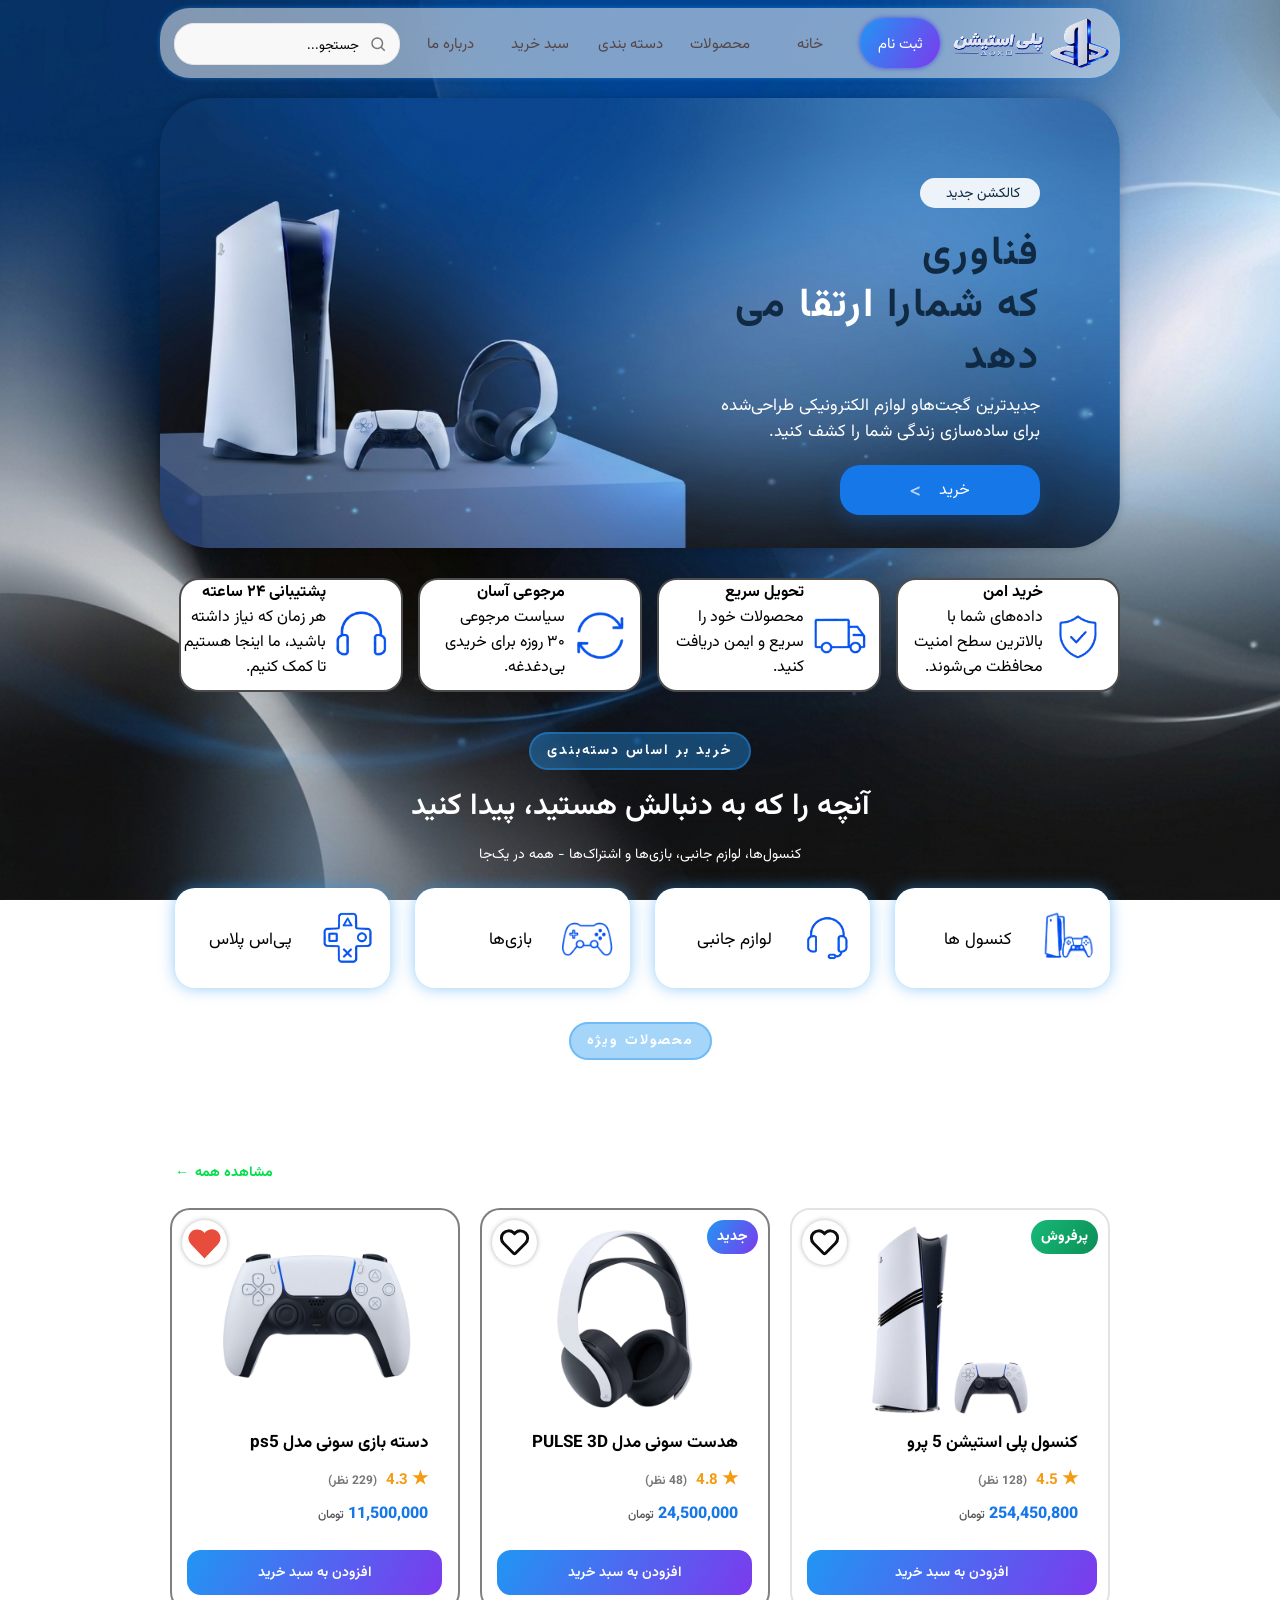
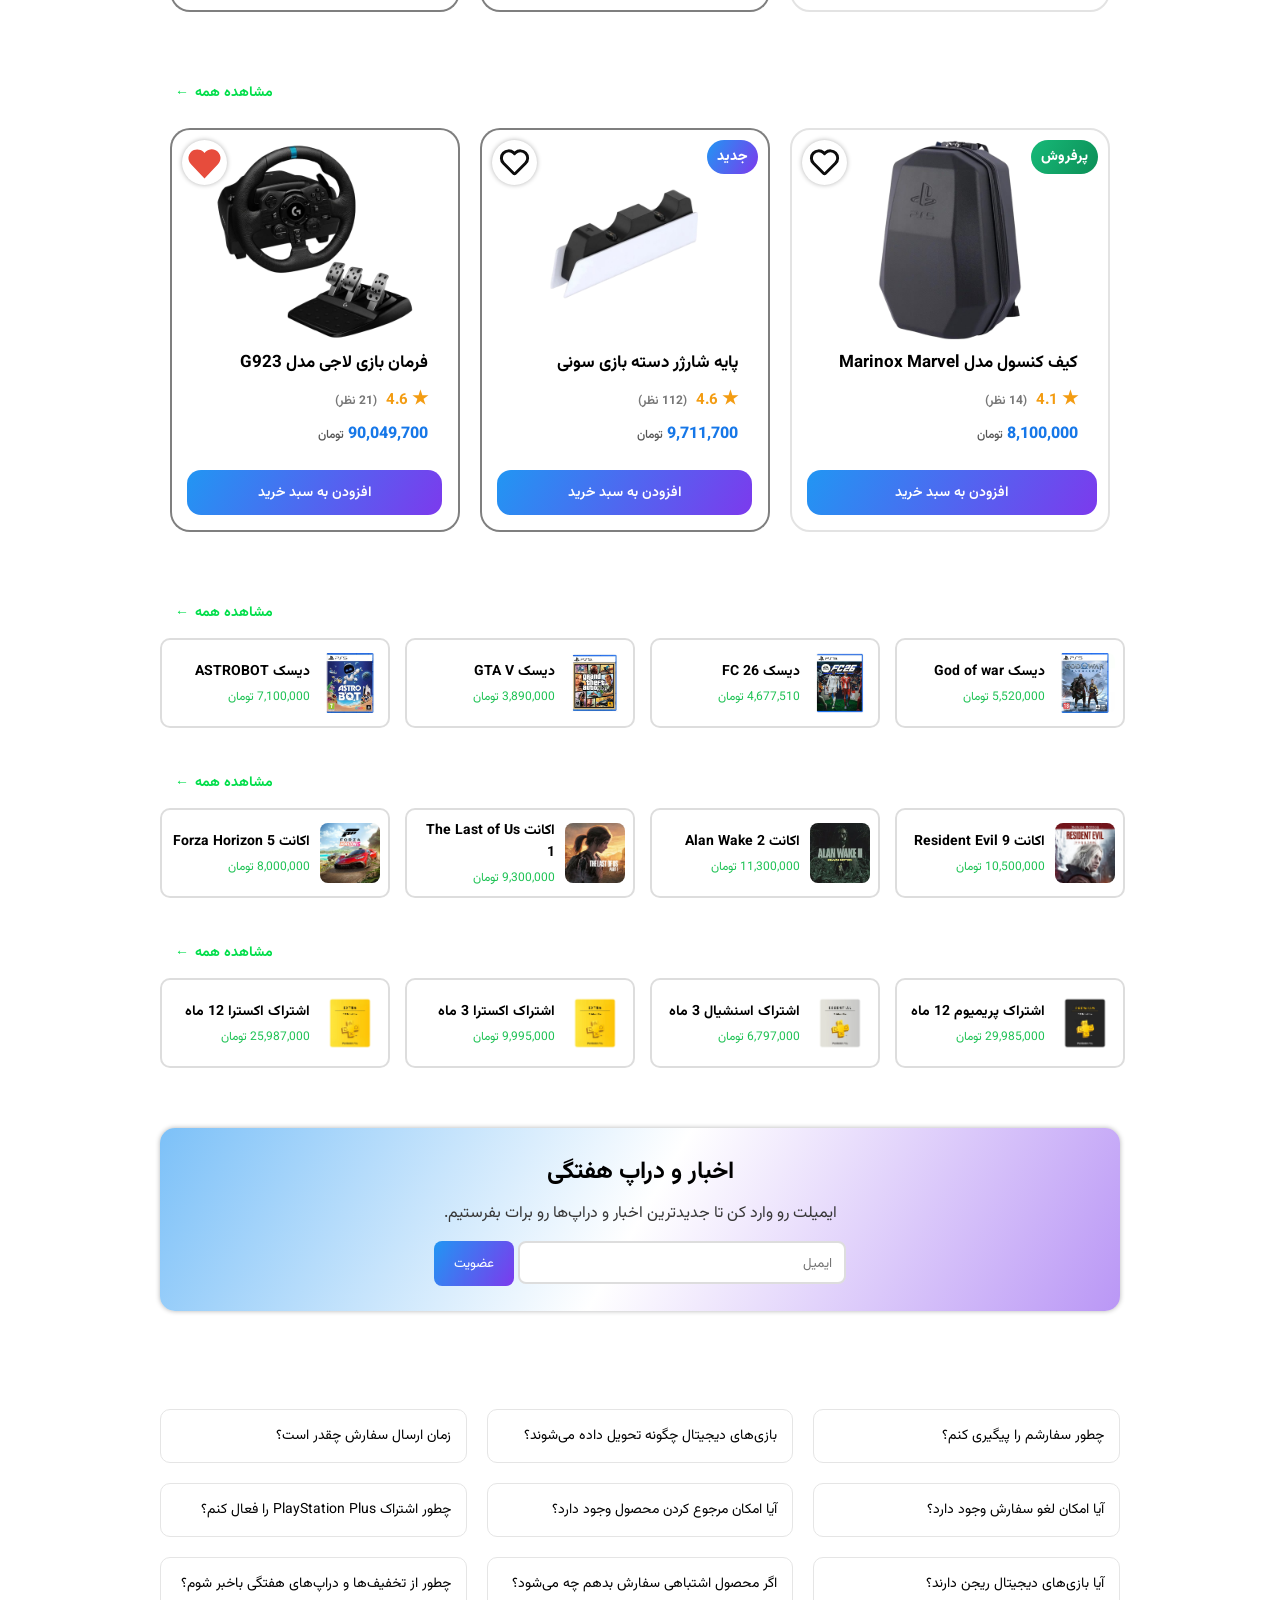
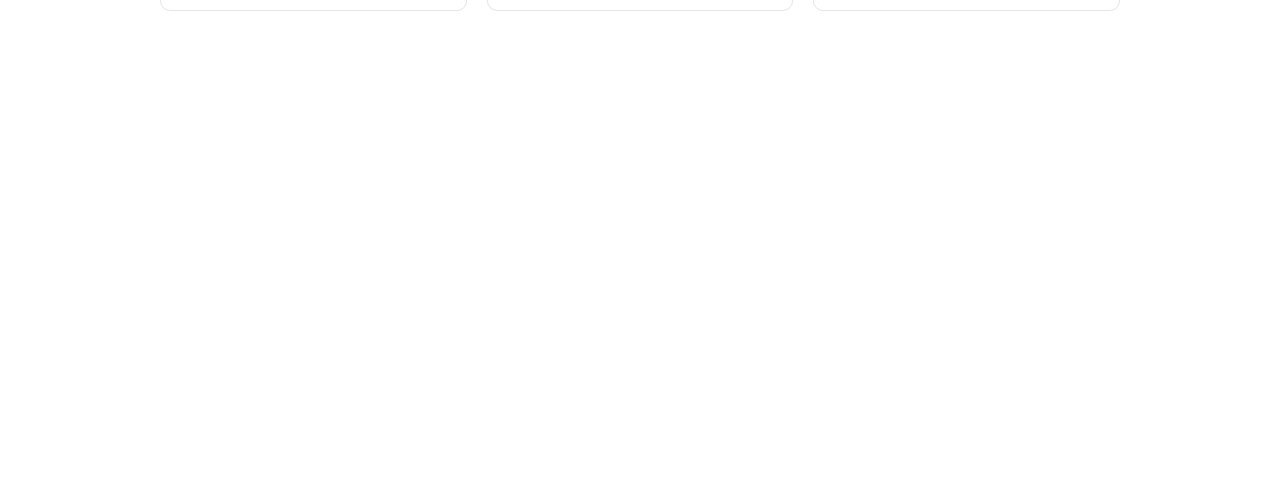
<file: index.html>
<!doctype html>
<html lang="en">

<head>
  <meta charset="UTF-8" />
  <meta name="viewport" content="width=device-width, initial-scale=1.0" />
  <title>پلی‌استیشن | خانه</title>
  <link rel="stylesheet" href="css.css" />
</head>
<body class="body">
  <div id="loader">
    <div id="loader-c"></div>
  </div>
  <div id="div_badene">
    <div class="menu">
      <div id="icon">
        <a href="register.html"><img src="img/brand.png" alt="لگو برند" id="brand" loading="lazy"></a>
      </div>
      <a href="register.html" class="a_menu">
        <div id="register_menu_sign">
          <p class="register_menu_p_white">ثبت نام</p>
        </div>
      </a>
      <a href="index.html" class="a_menu">
        <div class="register_menu">
          <p class="register_menu_p">خانه</p>
        </div>
      </a>
      <a href="product.html" class="a_menu">
        <div class="register_menu">
          <p class="register_menu_p">محصولات</p>
        </div>
      </a>
      <a href="index.html#categori" class="a_menu">
        <div class="register_menu">
          <p class="register_menu_p">دسته بندی</p>
        </div>
      </a>
      <a href="cart.html" class="a_menu">
        <div class="register_menu">
          <p class="register_menu_p">سبد خرید</p>
        </div>
      </a>
      <a href="about.html" class="a_menu">
        <div class="register_menu">
          <p class="register_menu_p">درباره ما</p>
        </div>
      </a>
      <div class="searchbar">
        <svg width="18" height="18" viewBox="0 0 24 24" fill="none" xmlns="http://www.w3.org/2000/svg"
          style="stroke: #777; stroke-width: 2">
          <circle cx="11" cy="11" r="7"></circle>
          <line x1="16" y1="16" x2="21" y2="21"></line>
        </svg>
        <input type="search" placeholder="جستجو..." />
      </div>
    </div>
    <div id="baner">
      <img src="img/IMG_20260818_145455.png" alt="بنر ps5" id="baner_img" loading="lazy">
      <div id="baner-style">
        <div id="baner-new">کالکشن جدید</div>
        <h1 id="baner-h">
          فناوری<br />که شما‌‌را‌‌‌‌‌‌‌ <span>ارتقا </span>می دهد
        </h1>
        <p>
          جدیدترین گجت‌هاو لوازم الکترونیکی طراحی‌شده <br />
          برای ساده‌سازی زندگی شما را کشف کنید.
        </p>
        <a href="#product" class="a_menu">
          <div id="baner-button">خرید<span>&nbsp;&nbsp;&nbsp;></span></div>
        </a>
      </div>
    </div>
    <div id="namad">
      <div class="namads">
        <div class="icon-namad">
          <img src="img/icon/secure.png" alt="آیکون امنیت" class="namad-icon" loading="lazy" />
        </div>
        <span class="matn-namad"><b>خرید امن</b><br />داده‌های شما با بالاترین سطح امنیت محافظت
          می‌شوند.</span>
      </div>
      <div class="namads">
        <div class="icon-namad">
          <img src="img/icon/delivery.png" alt="آیکون کامیون" class="namad-icon" loading="lazy" />
        </div>
        <span class="matn-namad"><b>تحویل سریع</b><br />محصولات خود را <br />
          سریع و ایمن دریافت کنید.</span>
      </div>
      <div class="namads">
        <div class="icon-namad">
          <img src="img/icon/return.png" alt="آیکون مرجوعی" class="namad-icon" loading="lazy" />
        </div>
        <span class="matn-namad"><b>مرجوعی آسان</b><br />سیاست مرجوعی <br />
          ۳۰ روزه برای خریدی بی‌دغدغه.</span>
      </div>
      <div class="namads">
        <div class="icon-namad">
          <img src="img/icon/support.png" alt="آیکون پشتیبانی" class="namad-icon" loading="lazy" />
        </div>
        <span class="matn-namad"><b>پشتیبانی ۲۴ ساعته</b><br />هر زمان که نیاز داشته باشید، ما اینجا
          هستیم تا کمک کنیم.</span>
      </div>
      <a name="categori"></a>
    </div>
    <div class="div-help">
      <span class="div-help-span"><b>خرید بر اساس دسته‌بندی</b></span>
      <h2 class="div-help-h2">آنچه را که به دنبالش هستید، پیدا کنید</h2>
      <p class="div-help-p">
        کنسول‌ها، لوازم جانبی، بازی‌ها و اشتراک‌ها - همه در یک‌جا
      </p>
    </div>
    <div id="categories">
      <a href="product-ps5.html">
        <div class="categorie" title="ps5,ps5pro,...">
          <div class="icon">
            <img src="img/icon/konsole.png" alt="آیکون کنسول" class="icon_categorie" loading="lazy" />
          </div>
          <div class="div_categorie">
            <p class="p_categorie">کنسول ها</p>
          </div>
        </div>
      </a>
      <a href="product-accessories.html">
        <div class="categorie">
          <div class="icon">
            <img src="img/icon/accessories.png" alt="آیکون هدست" class="icon_categorie" loading="lazy" />
          </div>
          <div class="div_categorie">
            <p class="p_categorie">لوازم جانبی</p>
          </div>
        </div>
      </a>
      <a href="product-game.html">
        <div class="categorie">
          <div class="icon">
            <img src="img/icon/games.png" alt="آیکون بازی" class="icon_categorie" loading="lazy" />
          </div>
          <div class="div_categorie">
            <p class="p_categorie">بازی‌ها</p>
          </div>
        </div>
      </a>
      <a href="psplus-1month.html">
        <div class="categorie">
          <div class="icon">
            <img src="img/icon/psplus.png" alt="آیکون اشتراک" class="icon_categorie" loading="lazy" />
          </div>
          <div class="div_categorie">
            <p class="p_categorie">پی‌اس پلاس</p>
          </div>
        </div>
      </a>
      <a name="product"></a>
    </div>
    <div class="div-help2">
      <span class="div-help-span"><b>محصولات ویژه</b></span>
      <h2 class="div-help-h2">محصولات پرفروش پلی‌استیشن</h2>
    </div>
    <div class="section-header">
      <h2>محصولات پرفروش</h2>
      <a href="product.html" class="view-all">
        مشاهده همه
        <span>←</span>
      </a>
    </div>
    <div class="main-Products">
      <div class="product">
        <svg viewBox="0 0 24 24" xmlns:rdf="http://www.w3.org/1999/02/22-rdf-syntax-ns#"
          xmlns="http://www.w3.org/2000/svg" version="1.1" xmlns:cc="http://creativecommons.org/ns#"
          xmlns:dc="http://purl.org/dc/elements/1.1/" class="fav">
          <g transform="translate(0 -1028.4)">
            <path
              d="m7 1031.4c-1.5355 0-3.0784 0.5-4.25 1.7-2.3431 2.4-2.2788 6.1 0 8.5l9.25 9.8 9.25-9.8c2.279-2.4 2.343-6.1 0-8.5-2.343-2.3-6.157-2.3-8.5 0l-0.75 0.8-0.75-0.8c-1.172-1.2-2.7145-1.7-4.25-1.7z"
              fill="#e74c3c" />
          </g>
        </svg>
        <img src="img/product/daste-ps5.png" alt="دسته ps5" class="img" loading="lazy" />
        <div class="product-info">
          <h3 class="product-name">دسته بازی سونی مدل ps5</h3>

          <div class="product-rating">
            <span class="star">★</span>
            <span>4.3</span>
            <span class="reviews">(229 نظر)</span>
          </div>

          <div class="product-price">11,500,000 <span>تومان</span></div>
        </div>
        <a href="cart.html"><span class="new-shop">افزودن به سبد خرید</span></a>
      </div>
      <div class="product">
        <span class="product-span">جدید</span>
        <svg class="fav" width="800px" height="800px" viewBox="0 0 24 24" fill="none"
          xmlns="http://www.w3.org/2000/svg">
          <path
            d="M12 4.528a6 6 0 0 0-8.243 8.715l6.829 6.828a2 2 0 0 0 2.828 0l6.829-6.828A6 6 0 0 0 12 4.528zm-1.172 1.644l.465.464a1 1 0 0 0 1.414 0l.465-.464a4 4 0 1 1 5.656 5.656L12 18.657l-6.828-6.829a4 4 0 0 1 5.656-5.656z"
            fill="#0D0D0D" />
        </svg>
        <img src="img/product/headset.png" alt="هدست ps5" class="img" loading="lazy" />
        <div class="product-info">
          <h3 class="product-name">هدست سونی مدل PULSE 3D</h3>

          <div class="product-rating">
            <span class="star">★</span>
            <span>4.8</span>
            <span class="reviews">(48 نظر)</span>
          </div>

          <div class="product-price">24,500,000 <span>تومان</span></div>
        </div>
        <a href="cart.html">
          <div class="new-shop">افزودن به سبد خرید</div>
        </a>
      </div>
      <div class="new">
        <span class="new-span">پرفروش</span>
        <svg class="fav" width="800px" height="800px" viewBox="0 0 24 24" fill="none"
          xmlns="http://www.w3.org/2000/svg">
          <path
            d="M12 4.528a6 6 0 0 0-8.243 8.715l6.829 6.828a2 2 0 0 0 2.828 0l6.829-6.828A6 6 0 0 0 12 4.528zm-1.172 1.644l.465.464a1 1 0 0 0 1.414 0l.465-.464a4 4 0 1 1 5.656 5.656L12 18.657l-6.828-6.829a4 4 0 0 1 5.656-5.656z"
            fill="#0D0D0D" />
        </svg>
        <img src="img/product/ps5pro.png" alt="" class="img" loading="lazy" />
        <div class="product-info">
          <h3 class="product-name">کنسول پلی استیشن 5 پرو</h3>

          <div class="product-rating">
            <span class="star">★</span>
            <span>4.5</span>
            <span class="reviews">(128 نظر)</span>
          </div>

          <div class="product-price">254,450,800 <span>تومان</span></div>
        </div>
        <a href="cart.html">
          <div class="new-shop-b">افزودن به سبد خرید</div>
        </a>
      </div>
    </div>
    <div class="section-header">
      <h2>لوازم جانبی های پرفروش</h2>

      <a href="product-accessories.html" class="view-all">
        مشاهده همه
        <span>←</span>
      </a>
    </div>
    <div class="main-Products">
      <div class="product">
        <svg viewBox="0 0 24 24" xmlns:rdf="http://www.w3.org/1999/02/22-rdf-syntax-ns#"
          xmlns="http://www.w3.org/2000/svg" version="1.1" xmlns:cc="http://creativecommons.org/ns#"
          xmlns:dc="http://purl.org/dc/elements/1.1/" class="fav">
          <g transform="translate(0 -1028.4)">
            <path
              d="m7 1031.4c-1.5355 0-3.0784 0.5-4.25 1.7-2.3431 2.4-2.2788 6.1 0 8.5l9.25 9.8 9.25-9.8c2.279-2.4 2.343-6.1 0-8.5-2.343-2.3-6.157-2.3-8.5 0l-0.75 0.8-0.75-0.8c-1.172-1.2-2.7145-1.7-4.25-1.7z"
              fill="#e74c3c" />
          </g>
        </svg>
        <img src="img/product/farman-ps5.png" alt="فرمان ps5" class="img" loading="lazy" />
        <div class="product-info">
          <h3 class="product-name">فرمان بازی لاجی مدل G923</h3>

          <div class="product-rating">
            <span class="star">★</span>
            <span>4.6</span>
            <span class="reviews">(21 نظر)</span>
          </div>

          <div class="product-price">90,049,700 <span>تومان</span></div>
        </div>
        <a href="cart.html"><span class="new-shop">افزودن به سبد خرید</span></a>
      </div>
      <div class="product">
        <span class="product-span">جدید</span>
        <svg class="fav" width="800px" height="800px" viewBox="0 0 24 24" fill="none"
          xmlns="http://www.w3.org/2000/svg">
          <path
            d="M12 4.528a6 6 0 0 0-8.243 8.715l6.829 6.828a2 2 0 0 0 2.828 0l6.829-6.828A6 6 0 0 0 12 4.528zm-1.172 1.644l.465.464a1 1 0 0 0 1.414 0l.465-.464a4 4 0 1 1 5.656 5.656L12 18.657l-6.828-6.829a4 4 0 0 1 5.656-5.656z"
            fill="#0D0D0D" />
        </svg>
        <img src="img/product/sharger-ps5.png" alt="شارژر ps5" class="img" loading="lazy" />
        <div class="product-info">
          <h3 class="product-name">پایه شارژر دسته بازی سونی</h3>

          <div class="product-rating">
            <span class="star">★</span>
            <span>4.6</span>
            <span class="reviews">(112 نظر)</span>
          </div>

          <div class="product-price">9,711,700 <span>تومان</span></div>
        </div>
        <a href="cart.html"><span class="new-shop">افزودن به سبد خرید</span></a>
      </div>
      <div class="new">
        <span class="new-span">پرفروش</span>
        <svg class="fav" width="800px" height="800px" viewBox="0 0 24 24" fill="none"
          xmlns="http://www.w3.org/2000/svg">
          <path
            d="M12 4.528a6 6 0 0 0-8.243 8.715l6.829 6.828a2 2 0 0 0 2.828 0l6.829-6.828A6 6 0 0 0 12 4.528zm-1.172 1.644l.465.464a1 1 0 0 0 1.414 0l.465-.464a4 4 0 1 1 5.656 5.656L12 18.657l-6.828-6.829a4 4 0 0 1 5.656-5.656z"
            fill="#0D0D0D" />
        </svg>
        <img src="img/product/kif-ps5.png" alt="کیف ps5" class="img" loading="lazy" />
        <div class="product-info">
          <h3 class="product-name">کیف کنسول مدل Marinox Marvel</h3>

          <div class="product-rating">
            <span class="star">★</span>
            <span>4.1</span>
            <span class="reviews">(14 نظر)</span>
          </div>

          <div class="product-price">8,100,000 <span>تومان</span></div>
        </div>
        <a href="cart.html"><span class="new-shop-b">افزودن به سبد خرید</span></a>
      </div>
    </div>
    <div class="section-header">
      <h2>دیسک بازی</h2>

      <a href="product-game.html#disc" class="view-all">
        مشاهده همه
        <span>←</span>
      </a>
    </div>
    <div class="products-mini">
      <a href="" class="a_menu">
        <div class="product-mini">
          <img src="img/product/disc-astrobot.webp" alt="ASTROBOT" loading="lazy" />

          <div class="info">
            <h3>دیسک ASTROBOT</h3>
            <p>7,100,000 تومان</p>
          </div>
        </div>
      </a>

      <a href="" class="a_menu">
        <div class="product-mini">
          <img src="img/product/disc-gta5.webp" alt="GTA V" loading="lazy" />

          <div class="info">
            <h3>دیسک GTA V</h3>
            <p>3,890,000 تومان</p>
          </div>
        </div>
      </a>

      <a href="" class="a_menu">
        <div class="product-mini">
          <img src="img/product/disc-fc26.webp" alt="FC 26" loading="lazy" />

          <div class="info">
            <h3>دیسک FC 26</h3>
            <p>4,677,510 تومان</p>
          </div>
        </div>
      </a>

      <a href="" class="a_menu">
        <div class="product-mini">
          <img src="img/product/disc-Godofwar.webp" alt="GOD OF WAR" loading="lazy" />
          <div class="info">
            <h3>دیسک God of war</h3>
            <p>5,520,000 تومان</p>
          </div>
        </div>
      </a>
    </div>
    <div class="section-header">
      <h2>نسخه دیجیتال</h2>
      <a href="product-game.html#acc" class="view-all">
        مشاهده همه
        <span>←</span>
      </a>
    </div>
    <div class="products-mini">
      <a href="" class="a_menu">
        <div class="product-mini">
          <img src="img/product/Forza-Horizon-5-1.webp" alt="Forza Horizon 5" loading="lazy" />

          <div class="info">
            <h3>اكانت Forza Horizon 5</h3>
            <p>8,000,000 تومان</p>
          </div>
        </div>
      </a>

      <a href="" class="a_menu">
        <div class="product-mini">
          <img src="img/product/The-Last-of-Us-Part-I.webp" alt="The Last of Us Part 1" loading="lazy" />

          <div class="info">
            <h3>اکانت The Last of Us 1</h3>
            <p>9,300,000 تومان</p>
          </div>
        </div>
      </a>

      <a href="" class="a_menu">
        <div class="product-mini">
          <img src="img/product/Alan-Wake-2.webp" alt="Alan Wake 2" loading="lazy" />

          <div class="info">
            <h3>اکانت Alan Wake 2</h3>
            <p>11,300,000 تومان</p>
          </div>
        </div>
      </a>

      <a href="" class="a_menu">
        <div class="product-mini">
          <img src="img/product/Resident-Evil-9-Requiem.webp" alt="Resident Evil 9" loading="lazy" />
          <div class="info">
            <h3>اكانت Resident Evil 9</h3>
            <p>10,500,000 تومان</p>
          </div>
        </div>
      </a>
    </div>
    <div class="section-header">
      <h2>اشتراک PlayStation Plus</h2>
      <a href="psplus-1month.html" class="view-all">
        مشاهده همه
        <span>←</span>
      </a>
    </div>
    <div class="products-mini">
      <a href="psplus-12month.html" class="a_menu">
        <div class="product-mini">
          <img src="img/product/PlayStationPlus-EXTRA_12-MONTHS.webp" alt="اشتراک اکسترا" loading="lazy" />

          <div class="info">
            <h3>اشتراک اکسترا 12 ماه</h3>
            <p>25,987,000 تومان</p>
          </div>
        </div>
      </a>

      <a href="psplus-3month.html" class="a_menu">
        <div class="product-mini">
          <img src="img/product/PlayStationPlus-EXTRA_3-MONTHS.webp" alt="اشتراک اکسترا" loading="lazy" />

          <div class="info">
            <h3>اشتراک اکسترا 3 ماه</h3>
            <p>9,995,000 تومان</p>
          </div>
        </div>
      </a>

      <a href="psplus-3month.html" class="a_menu">
        <div class="product-mini">
          <img src="img/product/PlayStationPlus-Essential_3-MONTHS.webp" alt="اشتراک اسنشیال" loading="lazy" />

          <div class="info">
            <h3>اشتراک اسنشیال 3 ماه</h3>
            <p>6,797,000 تومان</p>
          </div>
        </div>
      </a>

      <a href="psplus-12month.html" class="a_menu">
        <div class="product-mini">
          <img src="img/product/PlayStationPlus-PREMIUM_12-MONTHS.webp" alt="اشتراک پریمیوم" loading="lazy" />
          <div class="info">
            <h3>اشتراک پریمیوم 12 ماه</h3>
            <p>29,985,000 تومان</p>
          </div>
        </div>
      </a>
    </div>
    <div class="newsletter">
      <h2>اخبار و دراپ هفتگی</h2>
      <p>.ایمیلت رو وارد کن تا جدیدترین اخبار و دراپ‌ها رو برات بفرستیم</p>

      <div class="email-box">
        <form action="about.html#ertebat">
          <button>عضویت</button>
          <input type="email" placeholder="ایمیل" required="required" />
        </form>
      </div>
    </div>
    <div class="faq">
      <h2>سوالات متداول</h2>

      <div class="faq-box">
        <details class="faq-item">
          <summary>چطور سفارشم را پیگیری کنم؟</summary>
          <p>
            از بخش سفارش‌های حساب کاربری می‌توانید سفارش خود را پیگیری کنید.
          </p>
        </details>

        <details class="faq-item">
          <summary>بازی‌های دیجیتال چگونه تحویل داده می‌شوند؟</summary>
          <p>
            پس از تأیید پرداخت، اطلاعات بازی دیجیتال برای شما ارسال می‌شود.
          </p>
        </details>

        <details class="faq-item">
          <summary>زمان ارسال سفارش چقدر است؟</summary>
          <p>زمان ارسال بسته به شهر و روش ارسال انتخابی متفاوت است.</p>
        </details>

        <details class="faq-item">
          <summary>آیا امکان لغو سفارش وجود دارد؟</summary>
          <p>
            در صورتی که سفارش هنوز ارسال نشده باشد، امکان لغو آن وجود دارد.
          </p>
        </details>

        <details class="faq-item">
          <summary>آیا امکان مرجوع کردن محصول وجود دارد؟</summary>
          <p>
            در صورت وجود شرایط لازم، می‌توانید درخواست مرجوعی خود را ثبت کنید.
          </p>
        </details>

        <details class="faq-item">
          <summary>چطور اشتراک PlayStation Plus را فعال کنم؟</summary>
          <p>
            پس از خرید، کد یا اطلاعات فعال‌سازی در اختیار شما قرار می‌گیرد.
          </p>
        </details>

        <details class="faq-item">
          <summary>آیا بازی‌های دیجیتال ریجن دارند؟</summary>
          <p>
            بله، بعضی از بازی‌ها و اکانت‌های دیجیتال بر اساس ریجن ارائه
            می‌شوند.
          </p>
        </details>

        <details class="faq-item">
          <summary>اگر محصول اشتباهی سفارش بدهم چه می‌شود؟</summary>
          <p>برای بررسی و اصلاح سفارش می‌توانید با پشتیبانی تماس بگیرید.</p>
        </details>

        <details class="faq-item">
          <summary>چطور از تخفیف‌ها و دراپ‌های هفتگی باخبر شوم؟</summary>
          <p>
            با عضویت در خبرنامه، جدیدترین تخفیف‌ها و دراپ‌های هفتگی را دریافت
            می‌کنید.
          </p>
        </details>
      </div>
    </div>
    <div id="footer">
      <div id="footer-brands">
        <div id="brand-logo-footer">
          <img src="img/brand.png" alt="لگو برند" id="brand-logo-footer-img" loading="lazy" />
        </div>
        <div id="footer-nevesht">
          <span>مقصد مطمئن شما برای کنسول‌های نسل جدید، بازی‌ها و لوازم جانبی؛
            ارسال سریع، پرداخت امن و پشتیبانی واقعی.</span>
        </div>
        <div id="contact">
          <a href="https://t.me/KRATOS_GOD3" target="_blank"><svg width="24" height="24" viewBox="0 0 24 24"
              fill="#000000" class="ertebat">
              <path
                d="M12 2C6.48 2 2 6.48 2 12s4.48 10 10 10 10-4.48 10-10S17.52 2 12 2zm4.64 6.8c-.15 1.58-.8 5.42-1.13 7.19-.14.75-.42 1-.68 1.03-.58.05-1.02-.38-1.58-.75-.88-.58-1.38-.94-2.23-1.5-.99-.65-.35-1.01.22-1.59.15-.15 2.71-2.48 2.76-2.69a.2.2 0 00-.05-.18c-.06-.05-.14-.03-.21-.02-.09.02-1.49.95-4.22 2.79-.4.27-.76.41-1.08.4-.36-.01-1.04-.2-1.55-.37-.63-.2-1.12-.31-1.08-.66.02-.18.27-.36.74-.55 2.92-1.27 4.86-2.11 5.83-2.51 2.78-1.16 3.35-1.36 3.73-1.36.08 0 .27.02.39.12.1.08.13.19.14.27-.01.06.01.24 0 .38z" />
            </svg></a>
          <a href="https://instagram.com/arshamnorinia" target="_blank"><svg width="10" height="10" viewBox="0 0 24 24"
              fill="none" stroke="#000000" stroke-width="2" stroke-linecap="round" stroke-linejoin="round"
              class="ertebat">
              <rect x="2" y="2" width="20" height="20" rx="5" ry="5"></rect>
              <path d="M16 11.37A4 4 0 1 1 12.63 8 4 4 0 0 1 16 11.37z"></path>
              <line x1="17.5" y1="6.5" x2="17.51" y2="6.5"></line>
            </svg></a>
          <a href="https://github.com/arshamnori" target="_blank"><svg width="24" height="24" viewBox="0 0 24 24"
              fill="#000000" class="ertebat">
              <path
                d="M12 0C5.37 0 0 5.37 0 12c0 5.31 3.435 9.795 8.205 11.385.6.105.825-.255.825-.57 0-.285-.015-1.23-.015-2.235-3.015.555-3.795-.735-4.035-1.41-.135-.345-.72-1.41-1.23-1.695-.42-.225-1.02-.78-.015-.795.945-.015 1.62.87 1.845 1.23 1.08 1.815 2.805 1.305 3.495.99.105-.78.42-1.305.765-1.605-2.67-.3-5.46-1.335-5.46-5.925 0-1.305.465-2.385 1.23-3.225-.12-.3-.54-1.53.12-3.18 0 0 1.005-.315 3.3 1.23.96-.27 1.98-.405 3-.405s2.04.135 3 .405c2.295-1.56 3.3-1.23 3.3-1.23.66 1.65.24 2.88.12 3.18.765.84 1.23 1.905 1.23 3.225 0 4.605-2.805 5.625-5.475 5.925.435.375.81 1.095.81 2.22 0 1.605-.015 2.895-.015 3.3 0 .315.225.69.825.57A12.02 12.02 0 0024 12c0-6.63-5.37-12-12-12z" />
            </svg></a>
          <a href="" download="وب 1 آرشام نوری نیا"><svg width="24" height="24" viewBox="0 0 24 24" fill="none"
              stroke="#000000" stroke-width="2" stroke-linecap="round" stroke-linejoin="round" class="ertebat">
              <path d="M14 2H6a2 2 0 0 0-2 2v16a2 2 0 0 0 2 2h12a2 2 0 0 0 2-2V8z"></path>
              <polyline points="14 2 14 8 20 8"></polyline>
              <line x1="10" y1="12" x2="10" y2="12.01"></line>
              <line x1="10" y1="15" x2="10" y2="15.01"></line>
              <line x1="10" y1="18" x2="14" y2="18"></line>
            </svg></a>
        </div>
      </div>
      <div id="footer-account">
        <p>اکانت</p>
        <a href="register.html" class="footer-a">ثبت نام</a>
        <a href="login.html" class="footer-a">ورود</a>
        <a href="forget_password.html" class="footer-a">فراموشی رمز</a>
      </div>
      <div id="footer-links">
        <p>دسترسی سریع</p>
        <a href="index.html" class="footer-a">خانه</a>
        <a href="product.html" class="footer-a">محصولات</a>
        <a href="index.html#categori" class="footer-a">دسته بندی</a>
        <a href="cart.html" class="footer-a">سبد خرید</a>
        <a href="about.html#ertebat" class="footer-a">ارتباط با ما</a>
        <a href="about.html" class="footer-a">درباره ما</a>
      </div>
      <div id="footer-loc">
        <p>موقعیت مکانی ما</p>
        <span>خیابان 17 شهریور, ساختمان مجتمع فنی تهران</span>
        <iframe title="map-iframe" src="https://neshan.org/maps/iframe/places/sbSqHAY50AgU/33.4898592/48.3500479"
          width="260" height="200" allowfullscreen loading="lazy" id="map"></iframe>
      </div>
    </div>
    <hr id="hr" />
    <a href="https://t.me/KRATOS_GOD3" id="developer_a"><sup>&copy</sup>آرشام نوری نیا</a>
  </div>
</body>
</html>
</file>
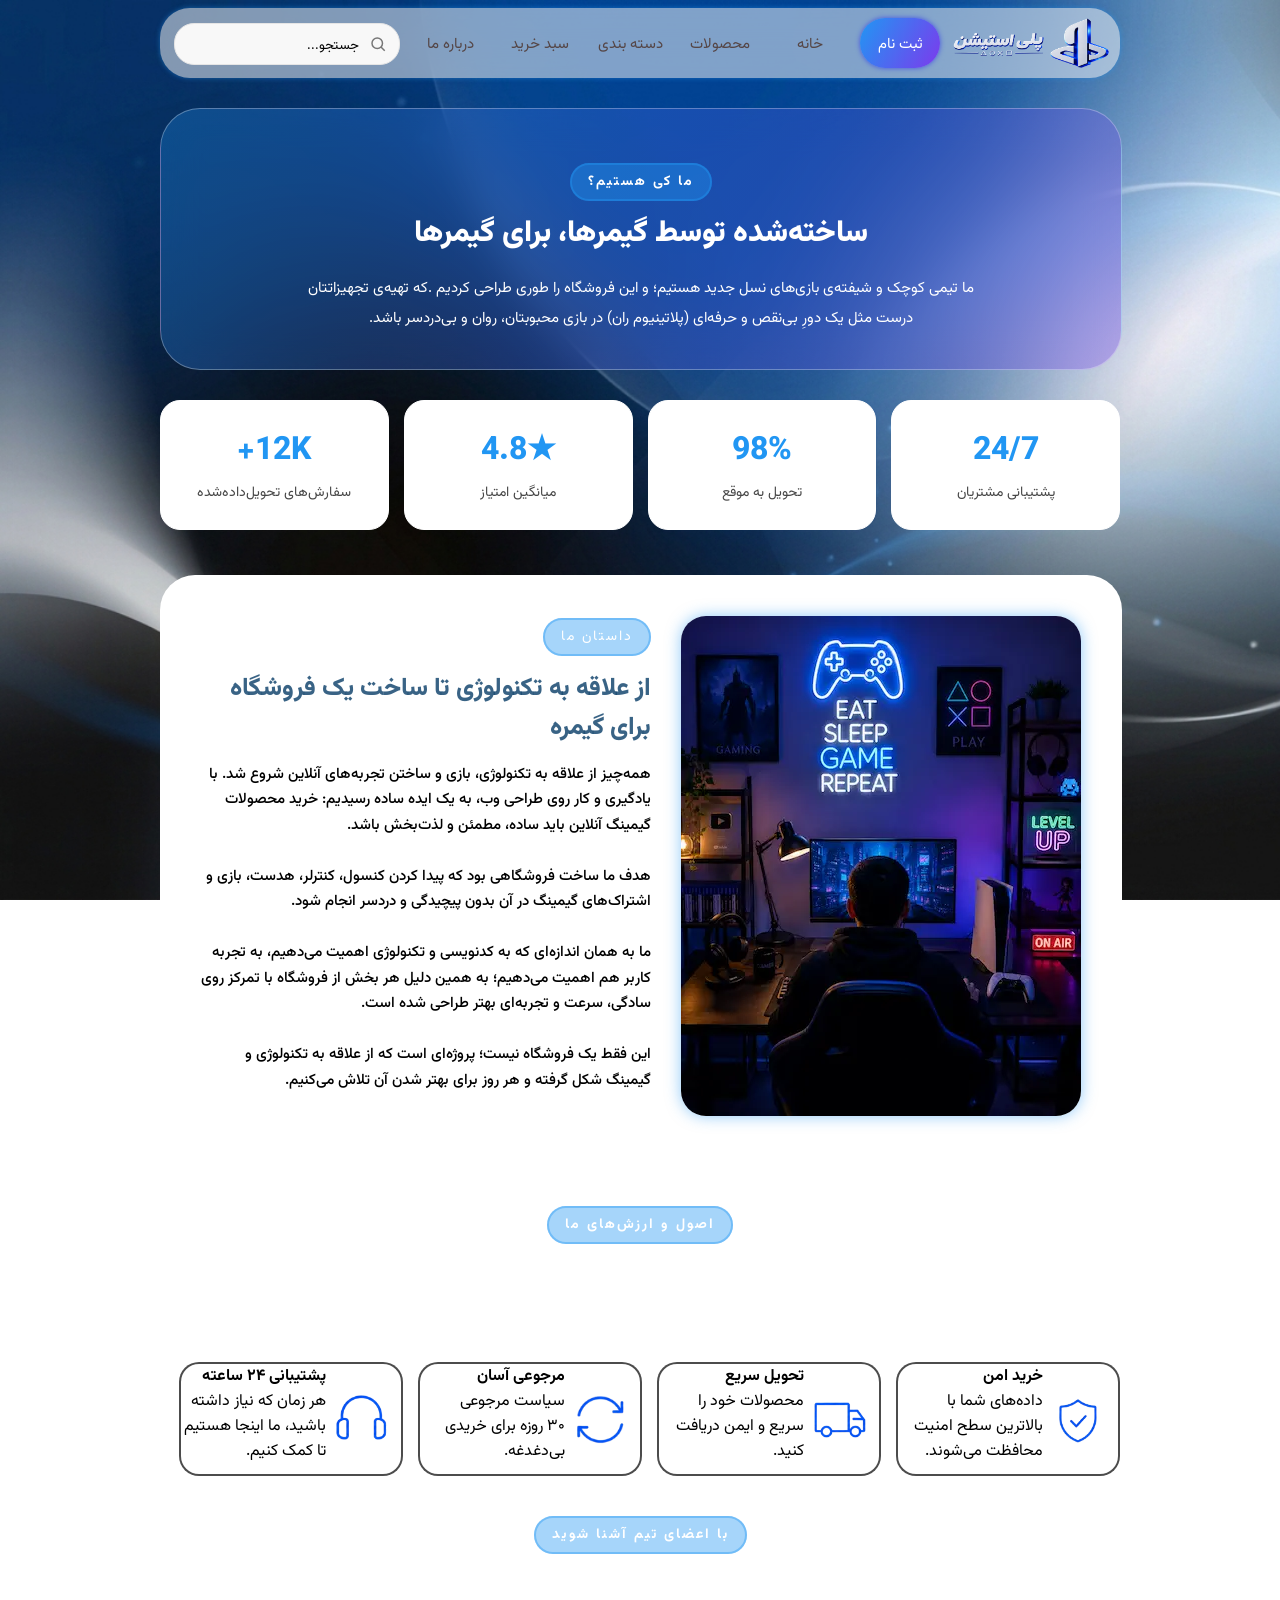
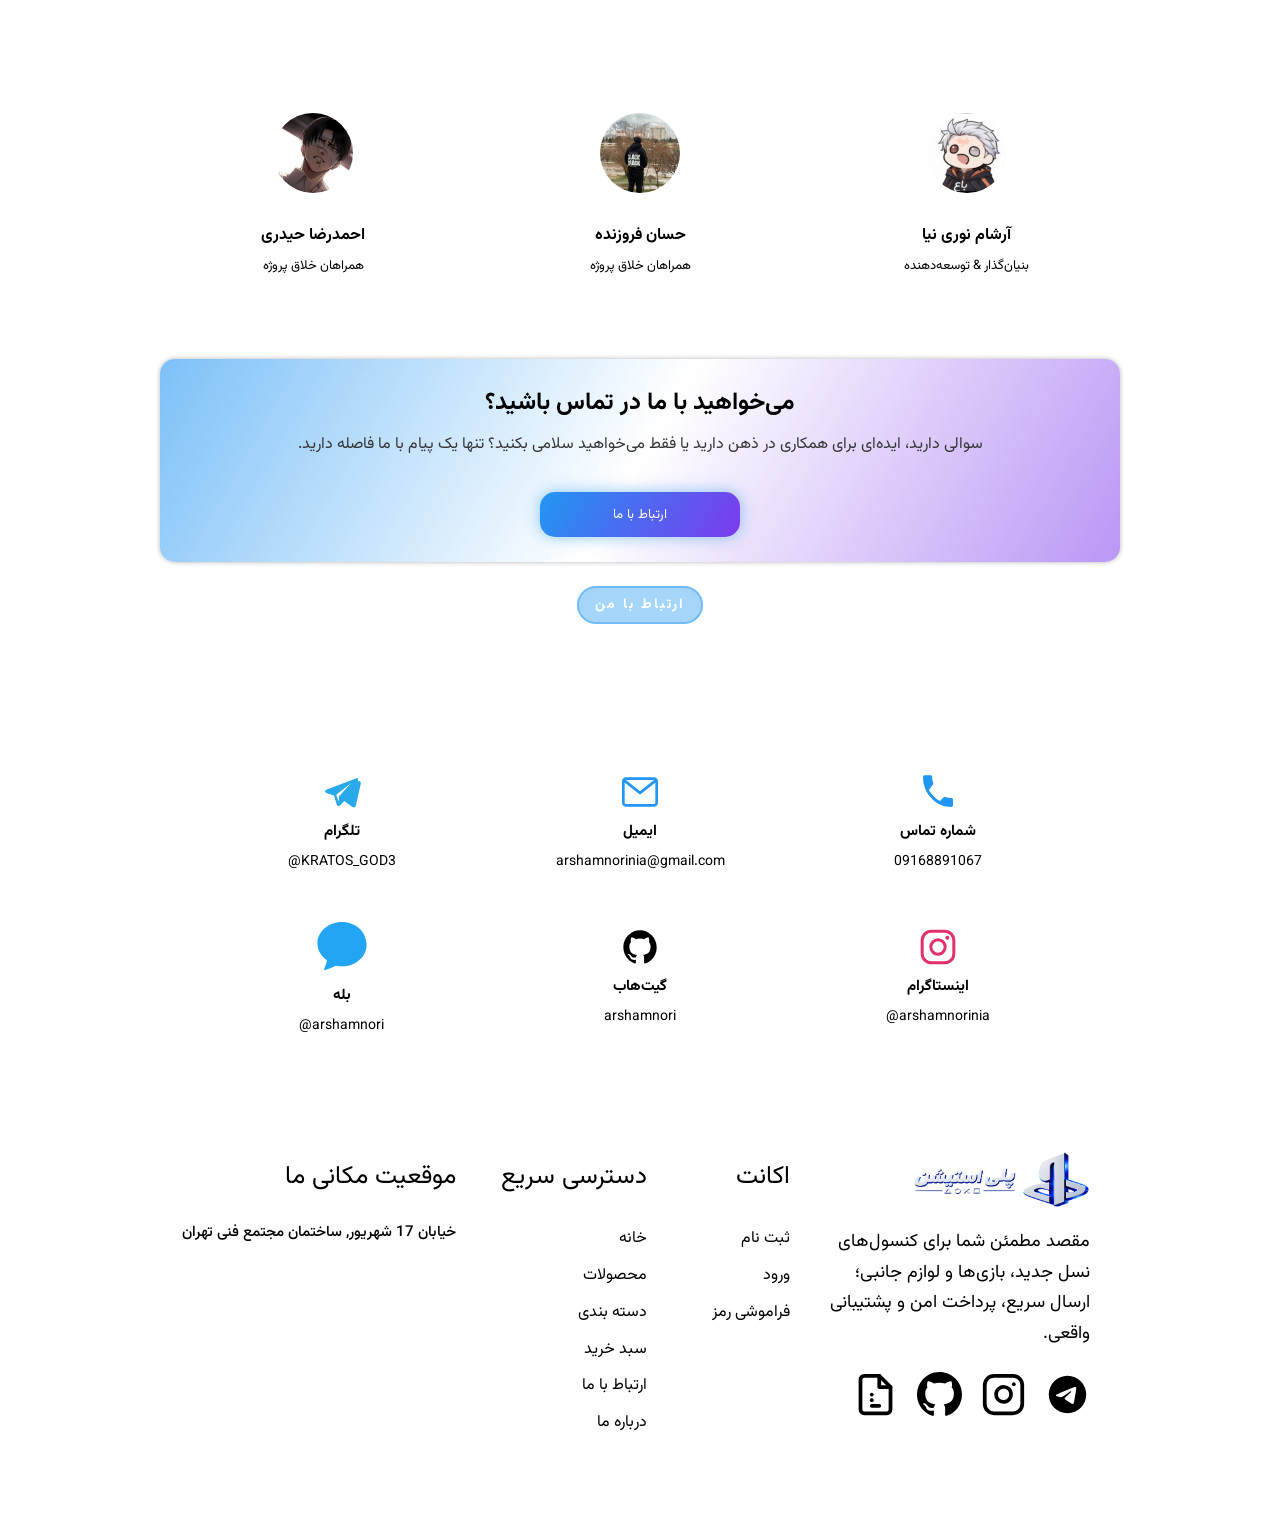
<file: about.html>
<!doctype html>
<html lang="en">

<head>
  <meta charset="UTF-8" />
  <meta name="viewport" content="width=device-width, initial-scale=1.0" />
  <title>پلی‌استیشن | درباره ما</title>
  <link rel="stylesheet" href="css.css" />
</head>

<body class="body">
  <div id="loader">
    <div id="loader-c"></div>
  </div>
  <div id="div_badene">
    <div class="menu">
      <div id="icon">
        <a href="register.html"><img src="img/brand.png" id="brand" /></a>
      </div>
      <a href="register.html" class="a_menu">
        <div id="register_menu_sign">
          <p class="register_menu_p_white">ثبت نام</p>
        </div>
      </a>
      <a href="index.html" class="a_menu">
        <div class="register_menu">
          <p class="register_menu_p">خانه</p>
        </div>
      </a>
      <a href="product.html" class="a_menu">
        <div class="register_menu">
          <p class="register_menu_p">محصولات</p>
        </div>
      </a>
      <a href="index.html#categori" class="a_menu">
        <div class="register_menu">
          <p class="register_menu_p">دسته بندی</p>
        </div>
      </a>
      <a href="cart.html" class="a_menu">
        <div class="register_menu">
          <p class="register_menu_p">سبد خرید</p>
        </div>
      </a>
      <a href="about.html" class="a_menu">
        <div class="register_menu">
          <p class="register_menu_p">درباره ما</p>
        </div>
      </a>
      <div class="searchbar">
        <svg width="18" height="18" viewBox="0 0 24 24" fill="none" xmlns="http://www.w3.org/2000/svg"
          style="stroke: #777; stroke-width: 2">
          <circle cx="11" cy="11" r="7"></circle>
          <line x1="16" y1="16" x2="21" y2="21"></line>
        </svg>
        <input type="search" placeholder="جستجو..." />
      </div>
    </div>
    <div class="page-about">
      <div class="div-help">
        <span class="div-help-span"><b>ما کی هستیم؟</b></span>
        <h2 class="div-help-h2-about">ساخته‌شده توسط گیمرها، برای گیمرها</h2>
        <p class="div-help-p-about">
          ما تیمی کوچک و شیفته‌ی بازی‌های نسل جدید هستیم؛ و این فروشگاه را
          طوری طراحی کردیم .که تهیه‌ی تجهیزاتتان <br />
          درست مثل یک دورِ بی‌نقص و حرفه‌ای (پلاتینیوم ران) در بازی محبوبتان،
          روان و بی‌دردسر باشد.
        </p>
      </div>
    </div>
    <div id="sefareshs">
      <div class="sefaresh">
        <div class="sefaresh-add">+12K</div>
        <div class="sefaresh-for">سفارش‌های تحویل‌داده‌شده</div>
      </div>
      <div class="sefaresh">
        <div class="sefaresh-add">4.8★</div>
        <div class="sefaresh-for">میانگین امتیاز</div>
      </div>
      <div class="sefaresh">
        <div class="sefaresh-add">98%</div>
        <div class="sefaresh-for">تحویل به‌ موقع</div>
      </div>
      <div class="sefaresh">
        <div class="sefaresh-add">24/7</div>
        <div class="sefaresh-for">پشتیبانی مشتریان</div>
      </div>
    </div>
    <div class="story">
      <div class="story-img">
        <img src="img/about-me.webp" alt="داستان ما" loading="lazy" />
      </div>
      <div class="story-text">
        <span class="div-help-span">داستان ما</span>
        <h2>از علاقه به تکنولوژی تا ساخت یک فروشگاه برای گیمره</h2>
        <p>
          همه‌چیز از علاقه به تکنولوژی، بازی و ساختن تجربه‌های آنلاین شروع شد.
          با یادگیری و کار روی طراحی وب، به یک ایده ساده رسیدیم: خرید محصولات
          گیمینگ آنلاین باید ساده، مطمئن و لذت‌بخش باشد. <br /><br />
          هدف ما ساخت فروشگاهی بود که پیدا کردن کنسول، کنترلر، هدست، بازی و
          اشتراک‌های گیمینگ در آن بدون پیچیدگی و دردسر انجام شود. <br /><br />
          ما به همان اندازه‌ای که به کدنویسی و تکنولوژی اهمیت می‌دهیم، به
          تجربه کاربر هم اهمیت می‌دهیم؛ به همین دلیل هر بخش از فروشگاه با
          تمرکز روی سادگی، سرعت و تجربه‌ای بهتر طراحی شده است. <br /><br />
          این فقط یک فروشگاه نیست؛ پروژه‌ای است که از علاقه به تکنولوژی و
          گیمینگ شکل گرفته و هر روز برای بهتر شدن آن تلاش می‌کنیم.
        </p>
      </div>
    </div>
    <br />
    <div class="div-help">
      <span class="div-help-span"><b>اصول و ارزش‌های ما</b></span>
      <h2 class="div-help-h2">ارزش‌های ما</h2>
      <p class="div-help-p">اصول حاکم بر هر سفارشی که ارسال می‌کنیم</p>
    </div>
    <div id="namad">
      <div class="namads">
        <div class="icon-namad">
          <img src="img/icon/secure.png" alt="آیکون امنیت" class="namad-icon" loading="lazy" />
        </div>
        <span class="matn-namad"><b>خرید امن</b><br />داده‌های شما با بالاترین سطح امنیت محافظت
          می‌شوند.</span>
      </div>
      <div class="namads">
        <div class="icon-namad">
          <img src="img/icon/delivery.png" alt="آیکون کامیون" class="namad-icon" loading="lazy" />
        </div>
        <span class="matn-namad"><b>تحویل سریع</b><br />محصولات خود را <br />
          سریع و ایمن دریافت کنید.</span>
      </div>
      <div class="namads">
        <div class="icon-namad">
          <img src="img/icon/return.png" alt="آیکون مرجوعی" class="namad-icon" loading="lazy" />
        </div>
        <span class="matn-namad"><b>مرجوعی آسان</b><br />سیاست مرجوعی <br />
          ۳۰ روزه برای خریدی بی‌دغدغه.</span>
      </div>
      <div class="namads">
        <div class="icon-namad">
          <img src="img/icon/support.png" alt="آیکون پشتیبانی" class="namad-icon" loading="lazy" />
        </div>
        <span class="matn-namad"><b>پشتیبانی ۲۴ ساعته</b><br />هر زمان که نیاز داشته باشید، ما اینجا
          هستیم تا کمک کنیم.</span>
      </div>
    </div>
    <div class="div-help">
      <span class="div-help-span"><b>با اعضای تیم آشنا شوید</b></span>
      <h2 class="div-help-h2">تیم ما</h2>
      <p class="div-help-p">تیمی کوچک با اشتیاقی بزرگ به بازی‌های ویدیویی</p>
    </div>
    <a href="https://t.me/KRATOS_GOD3" class="a_menu">
      <div class="team">
        <div class="team-nafar">
          <img src="img/me-telegram.webp" alt="آرشام" class="ertebtat-me-img" loading="lazy">
          <h4>آرشام نوری نیا</h4>
          <span>بنیان‌گذار &amp; توسعه‌دهنده</span>
        </div>
    </a>
    <a href="https://t.me/IM_Hesan" class="a_menu">
      <div class="team-nafar">
        <img src="img/hesan-telegram.webp" alt="حسان" class="ertebtat-me-img" loading="lazy">
        <h4>حسان فروزنده</h4>
        <span>همراهان خلاق پروژه</span>
      </div>
    </a>
    <a href="https://t.me/A_Locust" class="a_menu">
      <div class="team-nafar">
        <img src="img/hidary-telegram.webp" alt="حیدری" class="ertebtat-me-img" loading="lazy">
        <h4>احمدرضا حیدری</h4>
        <span>همراهان خلاق پروژه</span>
      </div>
    </a>
  </div>
  <div class="newsletter">
    <h2>می‌خواهید با ما در تماس باشید؟</h2>
    <p>.سوالی دارید، ایده‌ای برای همکاری در ذهن دارید یا فقط می‌خواهید سلامی بکنید؟ تنها یک پیام با ما فاصله دارید</p>
    <form action="https://t.me/KRATOS_GOD3"><button class="telegram">ارتباط با ما</button>
    </form>
  </div>
  <a name="ertebat"></a>
  <div class="div-help">
    <span class="div-help-span"><b>ارتباط با من</b></span>
    <h2 class="div-help-h2">راه‌های ارتباطی من</h2>
    <p class="div-help-p">.هرجا راحت‌تری، می‌تونی پیدام کنی</p>
  </div>
  <div id="ertebatat">
    <div class="ertebatat-me">
      <svg width="32" height="32" viewBox="0 0 24 24" fill="none" class="ertebtat-me-svg">
        <path
          d="M6.6 10.8c1.4 2.8 3.8 5.1 6.6 6.6l2.2-2.2c.3-.3.7-.4 1-.2 1.1.4 2.3.6 3.6.6.6 0 1 .4 1 1V20c0 .6-.4 1-1 1C10.9 21 3 13.1 3 3c0-.6.4-1 1-1h3.5c.6 0 1 .4 1 1 0 1.3.2 2.5.6 3.6.1.4 0 .8-.2 1L6.6 10.8z"
          fill="#2196F3" />
      </svg>
      <h4>شماره تماس</h4>
      <span class="ertebatat-me-text">09168891067</span>
    </div>

    <div class="ertebatat-me">
      <svg width="32" height="32" viewBox="0 0 24 24" fill="none" class="ertebtat-me-svg">
        <path d="M2 5.5C2 4.7 2.7 4 3.5 4h17c.8 0 1.5.7 1.5 1.5v13c0 .8-.7 1.5-1.5 1.5h-17C2.7 20 2 19.3 2 18.5v-13z"
          stroke="#2196F3" stroke-width="1.6" />
        <path d="M3 5.5l9 7 9-7" stroke="#2196F3" stroke-width="1.6" stroke-linecap="round" stroke-linejoin="round" />
      </svg>
      <h4>ایمیل</h4>
      <span class="ertebatat-me-text">arshamnorinia@gmail.com</span>
    </div>

    <a href="https://t.me/KRATOS_GOD3" class="ertebatat-link">
      <div class="ertebatat-me">
        <svg width="32" height="32" viewBox="0 0 24 24" fill="none" class="ertebtat-me-svg">
          <path
            d="M21.5 3.5L2.5 10.7c-.9.35-.9 1.65.1 1.95l4.6 1.45 1.7 5.5c.25.8 1.25 1.05 1.85.45l2.6-2.6 4.9 3.6c.75.55 1.85.15 2.05-.75l3-13.4c.2-1-.8-1.75-1.75-1.35zM8.5 13.6l9-7-7.2 8-.35 3.1-1.45-4.1z"
            fill="#29A9EA" />
        </svg>
        <h4>تلگرام</h4>
        <span class="ertebatat-me-text">@KRATOS_GOD3</span>
      </div>
    </a>

    <a href="https://instagram.com/arshamnorinia" class="ertebatat-link">
      <div class="ertebatat-me">
        <svg width="32" height="32" viewBox="0 0 24 24" fill="none" class="ertebtat-me-svg">
          <rect x="2.5" y="2.5" width="19" height="19" rx="5.5" stroke="#E1306C" stroke-width="1.8" />
          <circle cx="12" cy="12" r="4.3" stroke="#E1306C" stroke-width="1.8" />
          <circle cx="17.6" cy="6.4" r="1.2" fill="#E1306C" />
        </svg>
        <h4>اینستاگرام</h4>
        <span class="ertebatat-me-text">@arshamnorinia</span>
      </div>
    </a>

    <a href="https://github.com/arshamnori" class="ertebatat-link">
      <div class="ertebatat-me">
        <svg width="32" height="32" viewBox="0 0 24 24" fill="none" class="ertebtat-me-svg">
          <path fill-rule="evenodd" clip-rule="evenodd"
            d="M12 2C6.48 2 2 6.58 2 12.2c0 4.5 2.87 8.32 6.84 9.67.5.1.68-.22.68-.49 0-.24-.01-.87-.01-1.7-2.78.62-3.37-1.36-3.37-1.36-.46-1.18-1.11-1.5-1.11-1.5-.91-.63.07-.62.07-.62 1 .07 1.53 1.05 1.53 1.05.89 1.55 2.34 1.1 2.91.84.09-.66.35-1.1.63-1.36-2.22-.26-4.56-1.13-4.56-5.03 0-1.11.39-2.02 1.03-2.73-.1-.26-.45-1.3.1-2.72 0 0 .84-.27 2.75 1.04a9.3 9.3 0 0 1 5 0c1.9-1.31 2.75-1.04 2.75-1.04.55 1.42.2 2.46.1 2.72.64.71 1.03 1.62 1.03 2.73 0 3.91-2.35 4.77-4.58 5.02.36.32.68.94.68 1.9 0 1.37-.01 2.47-.01 2.81 0 .27.18.6.69.49A10.02 10.02 0 0 0 22 12.2C22 6.58 17.52 2 12 2z"
            fill="black" />
        </svg>
        <h4>گیت‌هاب</h4>
        <span class="ertebatat-me-text">arshamnori</span>
      </div>
    </a>

    <a href="https://ble.ir/arshamnori" class="ertebatat-link">
      <div class="ertebatat-me">
        <svg width="32" height="32" viewBox="0 0 24 24" fill="none" class="ertebtat-me-img">
          <path
            d="M12 2C6.48 2 2 5.9 2 10.7c0 2.8 1.5 5.3 3.9 6.9-.15 1-.6 2.4-1.15 3.4-.15.3.1.65.45.55 1.6-.45 3.3-1.2 4.3-1.75.8.15 1.6.25 2.5.25 5.52 0 10-3.9 10-8.7C22 5.9 17.52 2 12 2z"
            fill="#22A5F3" />
        </svg>
        <h4>بله</h4>
        <span class="ertebatat-me-text">@arshamnori</span>
      </div>
    </a>
  </div>
  <div id="footer">
    <div id="footer-brands">
      <div id="brand-logo-footer">
        <img src="img/brand.png" alt="لگو برند" id="brand-logo-footer-img" loading="lazy" />
      </div>
      <div id="footer-nevesht">
        <span>مقصد مطمئن شما برای کنسول‌های نسل جدید، بازی‌ها و لوازم جانبی؛
          ارسال سریع، پرداخت امن و پشتیبانی واقعی.</span>
      </div>
      <div id="contact">
        <a href="https://t.me/KRATOS_GOD3" target="_blank"><svg width="24" height="24" viewBox="0 0 24 24"
            fill="#000000" class="ertebat">
            <path
              d="M12 2C6.48 2 2 6.48 2 12s4.48 10 10 10 10-4.48 10-10S17.52 2 12 2zm4.64 6.8c-.15 1.58-.8 5.42-1.13 7.19-.14.75-.42 1-.68 1.03-.58.05-1.02-.38-1.58-.75-.88-.58-1.38-.94-2.23-1.5-.99-.65-.35-1.01.22-1.59.15-.15 2.71-2.48 2.76-2.69a.2.2 0 00-.05-.18c-.06-.05-.14-.03-.21-.02-.09.02-1.49.95-4.22 2.79-.4.27-.76.41-1.08.4-.36-.01-1.04-.2-1.55-.37-.63-.2-1.12-.31-1.08-.66.02-.18.27-.36.74-.55 2.92-1.27 4.86-2.11 5.83-2.51 2.78-1.16 3.35-1.36 3.73-1.36.08 0 .27.02.39.12.1.08.13.19.14.27-.01.06.01.24 0 .38z" />
          </svg></a>
        <a href="https://instagram.com/arshamnorinia" target="_blank"><svg width="10" height="10" viewBox="0 0 24 24"
            fill="none" stroke="#000000" stroke-width="2" stroke-linecap="round" stroke-linejoin="round"
            class="ertebat">
            <rect x="2" y="2" width="20" height="20" rx="5" ry="5"></rect>
            <path d="M16 11.37A4 4 0 1 1 12.63 8 4 4 0 0 1 16 11.37z"></path>
            <line x1="17.5" y1="6.5" x2="17.51" y2="6.5"></line>
          </svg></a>
        <a href="https://github.com/arshamnori" target="_blank"><svg width="24" height="24" viewBox="0 0 24 24"
            fill="#000000" class="ertebat">
            <path
              d="M12 0C5.37 0 0 5.37 0 12c0 5.31 3.435 9.795 8.205 11.385.6.105.825-.255.825-.57 0-.285-.015-1.23-.015-2.235-3.015.555-3.795-.735-4.035-1.41-.135-.345-.72-1.41-1.23-1.695-.42-.225-1.02-.78-.015-.795.945-.015 1.62.87 1.845 1.23 1.08 1.815 2.805 1.305 3.495.99.105-.78.42-1.305.765-1.605-2.67-.3-5.46-1.335-5.46-5.925 0-1.305.465-2.385 1.23-3.225-.12-.3-.54-1.53.12-3.18 0 0 1.005-.315 3.3 1.23.96-.27 1.98-.405 3-.405s2.04.135 3 .405c2.295-1.56 3.3-1.23 3.3-1.23.66 1.65.24 2.88.12 3.18.765.84 1.23 1.905 1.23 3.225 0 4.605-2.805 5.625-5.475 5.925.435.375.81 1.095.81 2.22 0 1.605-.015 2.895-.015 3.3 0 .315.225.69.825.57A12.02 12.02 0 0024 12c0-6.63-5.37-12-12-12z" />
          </svg></a>
        <a href="" download="وب 1 آرشام نوری نیا"><svg width="24" height="24" viewBox="0 0 24 24" fill="none"
            stroke="#000000" stroke-width="2" stroke-linecap="round" stroke-linejoin="round" class="ertebat">
            <path d="M14 2H6a2 2 0 0 0-2 2v16a2 2 0 0 0 2 2h12a2 2 0 0 0 2-2V8z"></path>
            <polyline points="14 2 14 8 20 8"></polyline>
            <line x1="10" y1="12" x2="10" y2="12.01"></line>
            <line x1="10" y1="15" x2="10" y2="15.01"></line>
            <line x1="10" y1="18" x2="14" y2="18"></line>
          </svg></a>
      </div>
    </div>
    <div id="footer-account">
      <p>اکانت</p>
      <a href="register.html" class="footer-a">ثبت نام</a>
      <a href="login.html" class="footer-a">ورود</a>
      <a href="forget_password.html" class="footer-a">فراموشی رمز</a>
    </div>
    <div id="footer-links">
      <p>دسترسی سریع</p>
      <a href="index.html" class="footer-a">خانه</a>
      <a href="product.html" class="footer-a">محصولات</a>
      <a href="index.html#categori" class="footer-a">دسته بندی</a>
      <a href="cart.html" class="footer-a">سبد خرید</a>
      <a href="about.html#ertebat" class="footer-a">ارتباط با ما</a>
      <a href="about.html" class="footer-a">درباره ما</a>
    </div>
    <div id="footer-loc">
      <p>موقعیت مکانی ما</p>
      <span>خیابان 17 شهریور, ساختمان مجتمع فنی تهران</span>
      <iframe title="map-iframe" src="https://neshan.org/maps/iframe/places/sbSqHAY50AgU/33.4898592/48.3500479"
        width="260" height="200" allowfullscreen loading="lazy" id="map"></iframe>
    </div>
  </div>
  <hr id="hr" />
  <a href="https://t.me/KRATOS_GOD3" id="developer_a"><sup>&copy</sup>آرشام نوری نیا</a>
  </div>
</body>

</html>
</file>
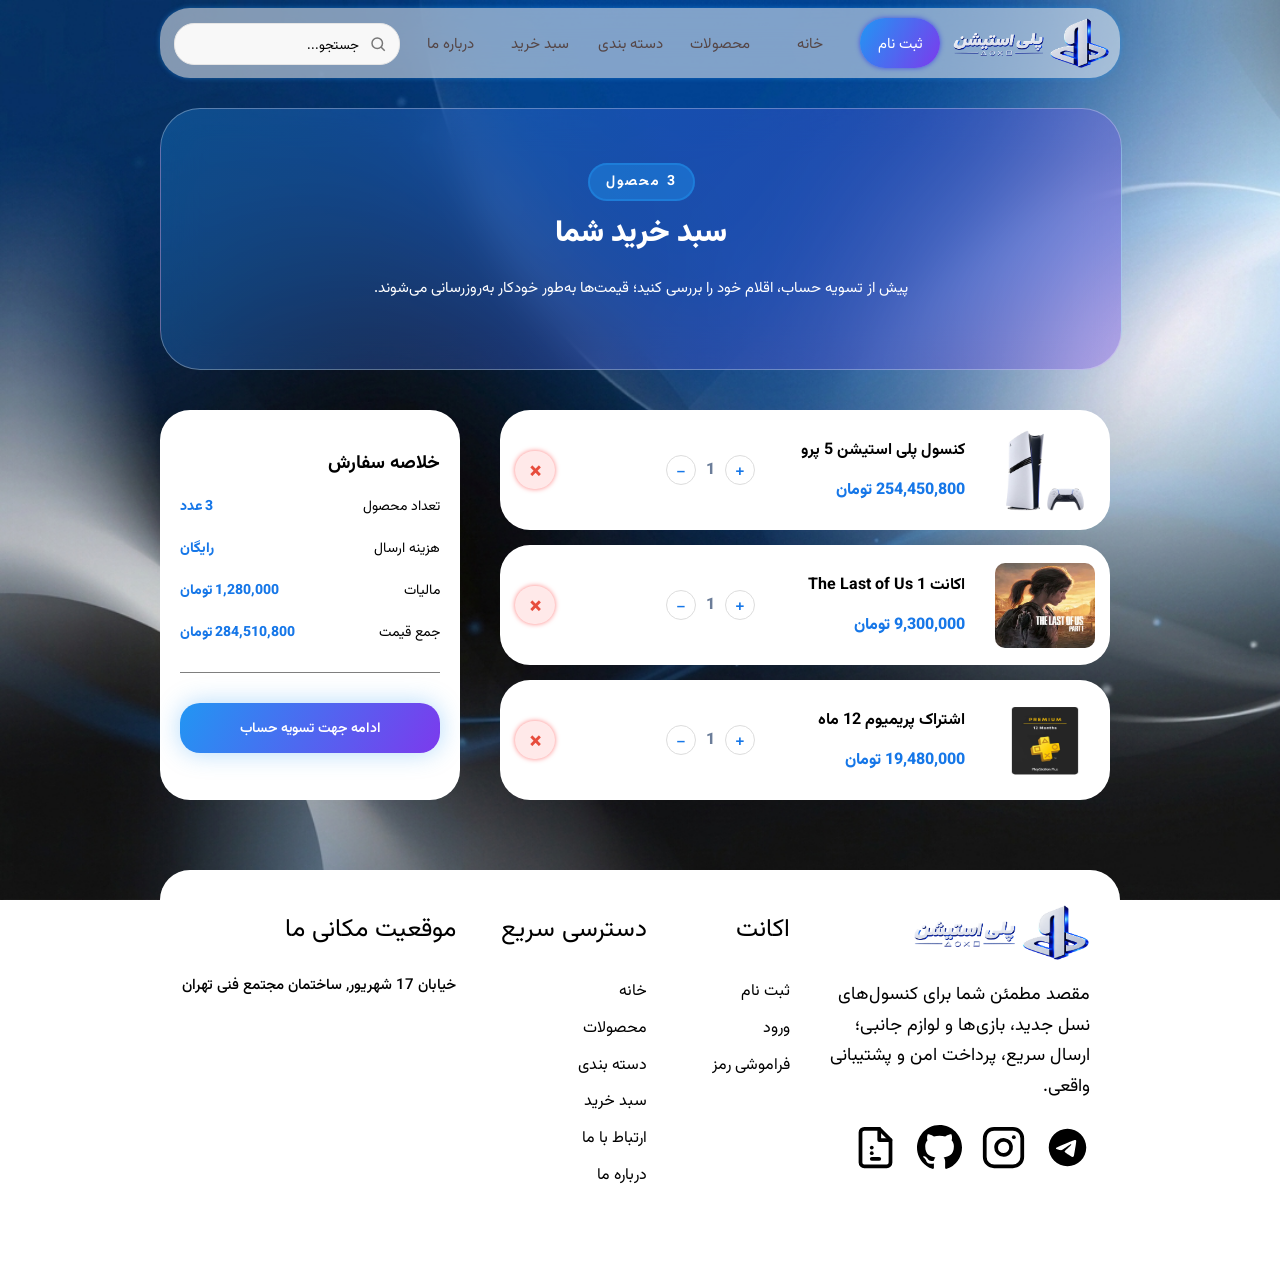
<file: cart.html>
<!doctype html>
<html lang="en">

<head>
  <meta charset="UTF-8" />
  <meta name="viewport" content="width=device-width, initial-scale=1.0" />
  <title>پلی‌استیشن | سبد خرید</title>
  <link rel="stylesheet" href="css.css" />
</head>

<body class="body">
  <div id="loader">
    <div id="loader-c"></div>
  </div>
  <div id="div_badene">
    <div class="menu">
      <div id="icon">
        <a href="register.html"><img src="img/brand.png" alt="لگو برند" id="brand" loading="lazy"></a>
      </div>
      <a href="register.html" class="a_menu">
        <div id="register_menu_sign">
          <p class="register_menu_p_white">ثبت نام</p>
        </div>
      </a>
      <a href="index.html" class="a_menu">
        <div class="register_menu">
          <p class="register_menu_p">خانه</p>
        </div>
      </a>
      <a href="product.html" class="a_menu">
        <div class="register_menu">
          <p class="register_menu_p">محصولات</p>
        </div>
      </a>
      <a href="index.html#categori" class="a_menu">
        <div class="register_menu">
          <p class="register_menu_p">دسته بندی</p>
        </div>
      </a>
      <a href="cart.html" class="a_menu">
        <div class="register_menu">
          <p class="register_menu_p">سبد خرید</p>
        </div>
      </a>
      <a href="about.html" class="a_menu">
        <div class="register_menu">
          <p class="register_menu_p">درباره ما</p>
        </div>
      </a>
      <div class="searchbar">
        <svg width="18" height="18" viewBox="0 0 24 24" fill="none" xmlns="http://www.w3.org/2000/svg"
          style="stroke: #777; stroke-width: 2">
          <circle cx="11" cy="11" r="7"></circle>
          <line x1="16" y1="16" x2="21" y2="21"></line>
        </svg>
        <input type="search" placeholder="جستجو..." />
      </div>
    </div>
    <div class="page-about">
      <div class="div-help">
        <span class="div-help-span"><b>3 محصول</b></span>
        <h2 class="div-help-h2-about">سبد خرید شما</h2>
        <p class="div-help-p-about">
          پیش از تسویه حساب، اقلام خود را بررسی کنید؛ قیمت‌ها به‌طور خودکار
          به‌روزرسانی می‌شوند.
        </p>
      </div>
    </div>
    <div id="cart">
      <div id="checkout">
        <h3>خلاصه سفارش</h3>
        <div class="div-price">
          <span>تعداد محصول</span><span class="cart-price">3 عدد</span>
        </div>
        <div class="div-price">
          <span>هزینه ارسال</span><span class="cart-price">رایگان</span>
        </div>
        <div class="div-price">
          <span>مالیات</span><span class="cart-price">1,280,000 تومان</span>
        </div>
        <div class="div-price-end">
          <span>جمع قیمت</span><span class="cart-price">284,510,800 تومان</span>
        </div>
        <a href="" class="a_menu">
          <div class="cart-shop">ادامه جهت تسویه حساب</div>
        </a>
      </div>
      <div id="product-cart">
        <div class="product-item">
          <img src="img/product/ps5pro.png" alt="" class="cart-img" />
          <div class="cart-name">
            <h4>کنسول پلی استیشن 5 پرو</h4>
            <span>254,450,800 تومان</span>
          </div>
          <div class="cart-adder">
            <button class="cart-add">+</button>
            <span class="cart-num">1</span>
            <button class="cart-add">–</button>
          </div>
          <span class="cart-remove">×</span>
        </div>
        <div class="product-item">
          <img src="img/product/The-Last-of-Us-Part-I.webp" alt="" class="cart-img" />
          <div class="cart-name">
            <h4>اکانت The Last of Us 1</h4>
            <span>9,300,000 تومان</span>
          </div>
          <div class="cart-adder">
            <button class="cart-add">+</button>
            <span class="cart-num">1</span>
            <button class="cart-add">–</button>
          </div>
          <span class="cart-remove">×</span>
        </div>
        <div class="product-item">
          <img src="img/product/PlayStationPlus-PREMIUM_12-MONTHS.webp" alt="" class="cart-img" />
          <div class="cart-name">
            <h4>اشتراک پریمیوم 12 ماه</h4>
            <span>19,480,000 تومان</span>
          </div>
          <div class="cart-adder">
            <button class="cart-add">+</button>
            <span class="cart-num">1</span>
            <button class="cart-add">–</button>
          </div>
          <span class="cart-remove">×</span>
        </div>
      </div>
    </div>
    <div id="footer">
      <div id="footer-brands">
        <div id="brand-logo-footer">
          <img src="img/brand.png" alt="لگو برند" id="brand-logo-footer-img" loading="lazy" />
        </div>
        <div id="footer-nevesht">
          <span>مقصد مطمئن شما برای کنسول‌های نسل جدید، بازی‌ها و لوازم جانبی؛
            ارسال سریع، پرداخت امن و پشتیبانی واقعی.</span>
        </div>
        <div id="contact">
          <a href="https://t.me/KRATOS_GOD3" target="_blank"><svg width="24" height="24" viewBox="0 0 24 24"
              fill="#000000" class="ertebat">
              <path
                d="M12 2C6.48 2 2 6.48 2 12s4.48 10 10 10 10-4.48 10-10S17.52 2 12 2zm4.64 6.8c-.15 1.58-.8 5.42-1.13 7.19-.14.75-.42 1-.68 1.03-.58.05-1.02-.38-1.58-.75-.88-.58-1.38-.94-2.23-1.5-.99-.65-.35-1.01.22-1.59.15-.15 2.71-2.48 2.76-2.69a.2.2 0 00-.05-.18c-.06-.05-.14-.03-.21-.02-.09.02-1.49.95-4.22 2.79-.4.27-.76.41-1.08.4-.36-.01-1.04-.2-1.55-.37-.63-.2-1.12-.31-1.08-.66.02-.18.27-.36.74-.55 2.92-1.27 4.86-2.11 5.83-2.51 2.78-1.16 3.35-1.36 3.73-1.36.08 0 .27.02.39.12.1.08.13.19.14.27-.01.06.01.24 0 .38z" />
            </svg></a>
          <a href="https://instagram.com/arshamnorinia" target="_blank"><svg width="10" height="10" viewBox="0 0 24 24"
              fill="none" stroke="#000000" stroke-width="2" stroke-linecap="round" stroke-linejoin="round"
              class="ertebat">
              <rect x="2" y="2" width="20" height="20" rx="5" ry="5"></rect>
              <path d="M16 11.37A4 4 0 1 1 12.63 8 4 4 0 0 1 16 11.37z"></path>
              <line x1="17.5" y1="6.5" x2="17.51" y2="6.5"></line>
            </svg></a>
          <a href="https://github.com/arshamnori" target="_blank"><svg width="24" height="24" viewBox="0 0 24 24"
              fill="#000000" class="ertebat">
              <path
                d="M12 0C5.37 0 0 5.37 0 12c0 5.31 3.435 9.795 8.205 11.385.6.105.825-.255.825-.57 0-.285-.015-1.23-.015-2.235-3.015.555-3.795-.735-4.035-1.41-.135-.345-.72-1.41-1.23-1.695-.42-.225-1.02-.78-.015-.795.945-.015 1.62.87 1.845 1.23 1.08 1.815 2.805 1.305 3.495.99.105-.78.42-1.305.765-1.605-2.67-.3-5.46-1.335-5.46-5.925 0-1.305.465-2.385 1.23-3.225-.12-.3-.54-1.53.12-3.18 0 0 1.005-.315 3.3 1.23.96-.27 1.98-.405 3-.405s2.04.135 3 .405c2.295-1.56 3.3-1.23 3.3-1.23.66 1.65.24 2.88.12 3.18.765.84 1.23 1.905 1.23 3.225 0 4.605-2.805 5.625-5.475 5.925.435.375.81 1.095.81 2.22 0 1.605-.015 2.895-.015 3.3 0 .315.225.69.825.57A12.02 12.02 0 0024 12c0-6.63-5.37-12-12-12z" />
            </svg></a>
          <a href="" download="وب 1 آرشام نوری نیا"><svg width="24" height="24" viewBox="0 0 24 24" fill="none"
              stroke="#000000" stroke-width="2" stroke-linecap="round" stroke-linejoin="round" class="ertebat">
              <path d="M14 2H6a2 2 0 0 0-2 2v16a2 2 0 0 0 2 2h12a2 2 0 0 0 2-2V8z"></path>
              <polyline points="14 2 14 8 20 8"></polyline>
              <line x1="10" y1="12" x2="10" y2="12.01"></line>
              <line x1="10" y1="15" x2="10" y2="15.01"></line>
              <line x1="10" y1="18" x2="14" y2="18"></line>
            </svg></a>
        </div>
      </div>
      <div id="footer-account">
        <p>اکانت</p>
        <a href="register.html" class="footer-a">ثبت نام</a>
        <a href="login.html" class="footer-a">ورود</a>
        <a href="forget_password.html" class="footer-a">فراموشی رمز</a>
      </div>
      <div id="footer-links">
        <p>دسترسی سریع</p>
        <a href="index.html" class="footer-a">خانه</a>
        <a href="product.html" class="footer-a">محصولات</a>
        <a href="index.html#categori" class="footer-a">دسته بندی</a>
        <a href="cart.html" class="footer-a">سبد خرید</a>
        <a href="about.html#ertebat" class="footer-a">ارتباط با ما</a>
        <a href="about.html" class="footer-a">درباره ما</a>
      </div>
      <div id="footer-loc">
        <p>موقعیت مکانی ما</p>
        <span>خیابان 17 شهریور, ساختمان مجتمع فنی تهران</span>
        <iframe title="map-iframe" src="https://neshan.org/maps/iframe/places/sbSqHAY50AgU/33.4898592/48.3500479"
          width="260" height="200" allowfullscreen loading="lazy" id="map"></iframe>
      </div>
    </div>
    <hr id="hr" />
    <a href="https://t.me/KRATOS_GOD3" id="developer_a"><sup>&copy</sup>آرشام نوری نیا</a>
  </div>
</body>

</html>
</file>
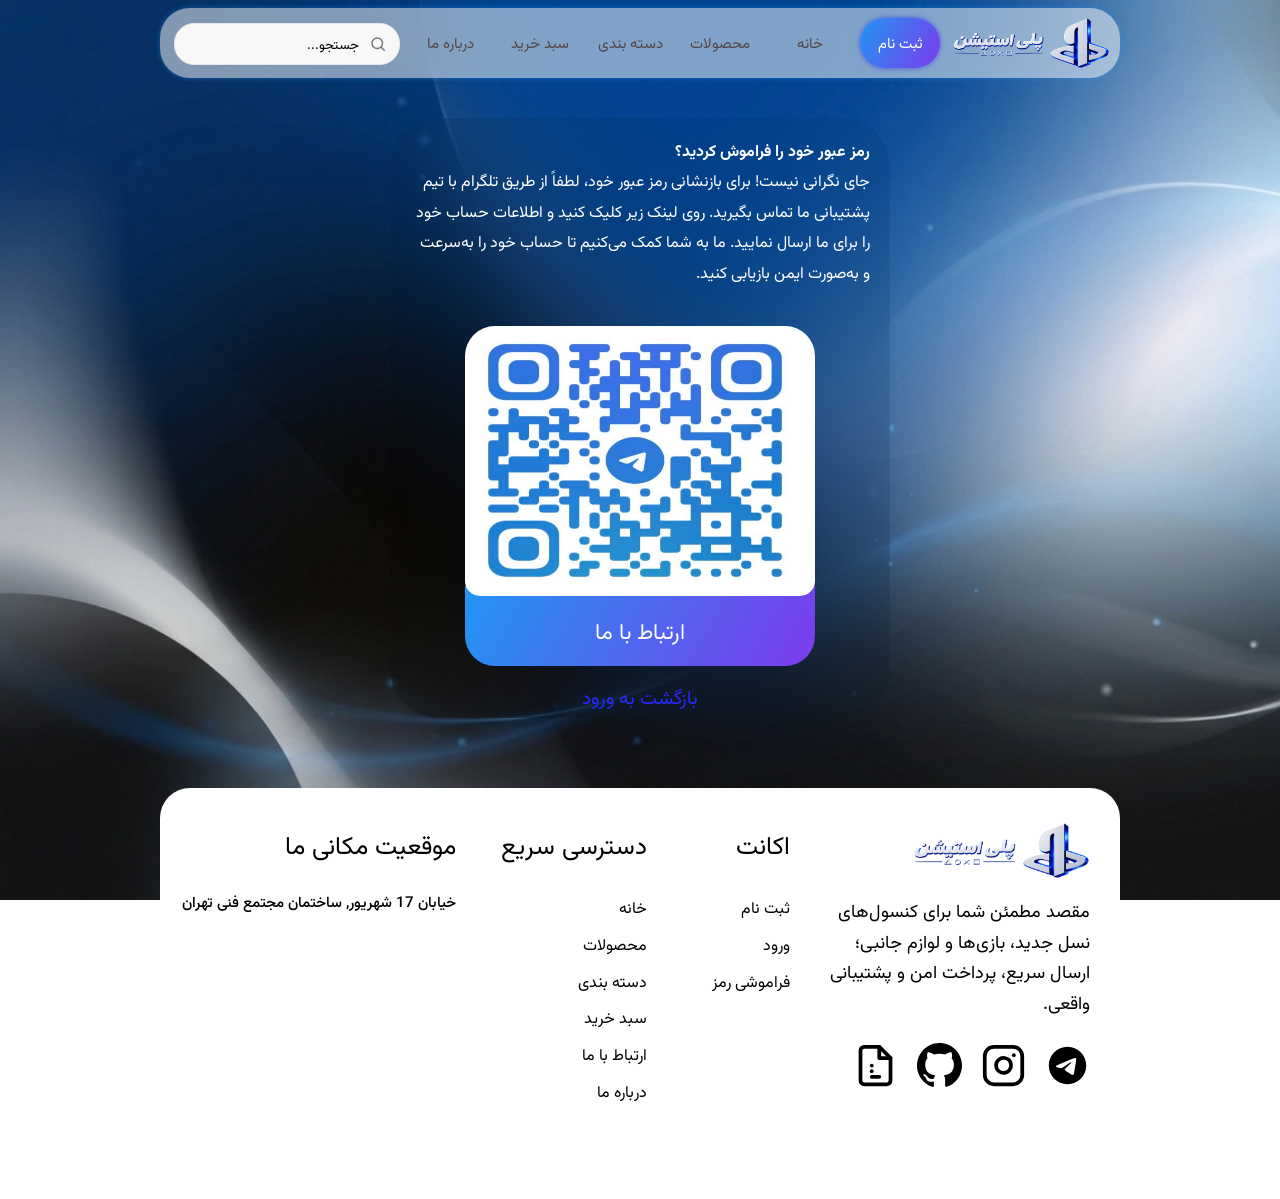
<file: forget_password.html>
<!doctype html>
<html lang="en">

<head>
  <meta charset="UTF-8" />
  <meta name="viewport" content="width=device-width, initial-scale=1.0" />
  <title>پلی‌استیشن | فراموشی رمز</title>
  <link rel="stylesheet" href="css.css" />
</head>

<body class="body">
  <div id="loader">
    <div id="loader-c"></div>
  </div>
  <div id="div_badene">
    <div class="menu">
      <div id="icon">
        <a href="register.html"><img src="img/brand.png" alt="لگو برند" id="brand" loading="lazy"></a>
      </div>
      <a href="register.html" class="a_menu">
        <div id="register_menu_sign">
          <p class="register_menu_p_white">ثبت نام</p>
        </div>
      </a>
      <a href="index.html" class="a_menu">
        <div class="register_menu">
          <p class="register_menu_p">خانه</p>
        </div>
      </a>
      <a href="product.html" class="a_menu">
        <div class="register_menu">
          <p class="register_menu_p">محصولات</p>
        </div>
      </a>
      <a href="index.html#categori" class="a_menu">
        <div class="register_menu">
          <p class="register_menu_p">دسته بندی</p>
        </div>
      </a>
      <a href="cart.html" class="a_menu">
        <div class="register_menu">
          <p class="register_menu_p">سبد خرید</p>
        </div>
      </a>
      <a href="about.html" class="a_menu">
        <div class="register_menu">
          <p class="register_menu_p">درباره ما</p>
        </div>
      </a>
      <div class="searchbar">
        <svg width="18" height="18" viewBox="0 0 24 24" fill="none" xmlns="http://www.w3.org/2000/svg"
          style="stroke: #777; stroke-width: 2">
          <circle cx="11" cy="11" r="7"></circle>
          <line x1="16" y1="16" x2="21" y2="21"></line>
        </svg>
        <input type="search" placeholder="جستجو..." />
      </div>
    </div>
    <div id="form_register">
      <p id="p_forget">
        <b>رمز عبور خود را فراموش کردید؟</b> <br />
        جای نگرانی نیست! برای بازنشانی رمز عبور خود، لطفاً از طریق تلگرام با
        تیم پشتیبانی ما تماس بگیرید. روی لینک زیر کلیک کنید و اطلاعات حساب خود
        را برای ما ارسال نمایید. ما به شما کمک می‌کنیم تا حساب خود را به‌سرعت
        و به‌صورت ایمن بازیابی کنید.
      </p>
      <div id="qr_div">
        <img src="img/photo1784740638.jpeg" id="qr" />
      </div>
      <div id="contact_qr">
        <br /><a href="https://t.me/KRATOS_GOD3" class="a_menu"><span id="contact_a">ارتباط با ما </span></a>
      </div>
      <p id="p_3_register">
        <a href="login.html" id="a_register">بازگشت به ورود</a>
      </p>
    </div>

    <div id="footer">
      <div id="footer-brands">
        <div id="brand-logo-footer">
          <img src="img/brand.png" alt="لگو برند" id="brand-logo-footer-img" loading="lazy" />
        </div>
        <div id="footer-nevesht">
          <span>مقصد مطمئن شما برای کنسول‌های نسل جدید، بازی‌ها و لوازم جانبی؛
            ارسال سریع، پرداخت امن و پشتیبانی واقعی.</span>
        </div>
        <div id="contact">
          <a href="https://t.me/KRATOS_GOD3" target="_blank"><svg width="24" height="24" viewBox="0 0 24 24"
              fill="#000000" class="ertebat">
              <path
                d="M12 2C6.48 2 2 6.48 2 12s4.48 10 10 10 10-4.48 10-10S17.52 2 12 2zm4.64 6.8c-.15 1.58-.8 5.42-1.13 7.19-.14.75-.42 1-.68 1.03-.58.05-1.02-.38-1.58-.75-.88-.58-1.38-.94-2.23-1.5-.99-.65-.35-1.01.22-1.59.15-.15 2.71-2.48 2.76-2.69a.2.2 0 00-.05-.18c-.06-.05-.14-.03-.21-.02-.09.02-1.49.95-4.22 2.79-.4.27-.76.41-1.08.4-.36-.01-1.04-.2-1.55-.37-.63-.2-1.12-.31-1.08-.66.02-.18.27-.36.74-.55 2.92-1.27 4.86-2.11 5.83-2.51 2.78-1.16 3.35-1.36 3.73-1.36.08 0 .27.02.39.12.1.08.13.19.14.27-.01.06.01.24 0 .38z" />
            </svg></a>
          <a href="https://instagram.com/arshamnorinia" target="_blank"><svg width="10" height="10" viewBox="0 0 24 24"
              fill="none" stroke="#000000" stroke-width="2" stroke-linecap="round" stroke-linejoin="round"
              class="ertebat">
              <rect x="2" y="2" width="20" height="20" rx="5" ry="5"></rect>
              <path d="M16 11.37A4 4 0 1 1 12.63 8 4 4 0 0 1 16 11.37z"></path>
              <line x1="17.5" y1="6.5" x2="17.51" y2="6.5"></line>
            </svg></a>
          <a href="https://github.com/arshamnori" target="_blank"><svg width="24" height="24" viewBox="0 0 24 24"
              fill="#000000" class="ertebat">
              <path
                d="M12 0C5.37 0 0 5.37 0 12c0 5.31 3.435 9.795 8.205 11.385.6.105.825-.255.825-.57 0-.285-.015-1.23-.015-2.235-3.015.555-3.795-.735-4.035-1.41-.135-.345-.72-1.41-1.23-1.695-.42-.225-1.02-.78-.015-.795.945-.015 1.62.87 1.845 1.23 1.08 1.815 2.805 1.305 3.495.99.105-.78.42-1.305.765-1.605-2.67-.3-5.46-1.335-5.46-5.925 0-1.305.465-2.385 1.23-3.225-.12-.3-.54-1.53.12-3.18 0 0 1.005-.315 3.3 1.23.96-.27 1.98-.405 3-.405s2.04.135 3 .405c2.295-1.56 3.3-1.23 3.3-1.23.66 1.65.24 2.88.12 3.18.765.84 1.23 1.905 1.23 3.225 0 4.605-2.805 5.625-5.475 5.925.435.375.81 1.095.81 2.22 0 1.605-.015 2.895-.015 3.3 0 .315.225.69.825.57A12.02 12.02 0 0024 12c0-6.63-5.37-12-12-12z" />
            </svg></a>
          <a href="" download="وب 1 آرشام نوری نیا"><svg width="24" height="24" viewBox="0 0 24 24" fill="none"
              stroke="#000000" stroke-width="2" stroke-linecap="round" stroke-linejoin="round" class="ertebat">
              <path d="M14 2H6a2 2 0 0 0-2 2v16a2 2 0 0 0 2 2h12a2 2 0 0 0 2-2V8z"></path>
              <polyline points="14 2 14 8 20 8"></polyline>
              <line x1="10" y1="12" x2="10" y2="12.01"></line>
              <line x1="10" y1="15" x2="10" y2="15.01"></line>
              <line x1="10" y1="18" x2="14" y2="18"></line>
            </svg></a>
        </div>
      </div>
      <div id="footer-account">
        <p>اکانت</p>
        <a href="register.html" class="footer-a">ثبت نام</a>
        <a href="login.html" class="footer-a">ورود</a>
        <a href="forget_password.html" class="footer-a">فراموشی رمز</a>
      </div>
      <div id="footer-links">
        <p>دسترسی سریع</p>
        <a href="index.html" class="footer-a">خانه</a>
        <a href="product.html" class="footer-a">محصولات</a>
        <a href="index.html#categori" class="footer-a">دسته بندی</a>
        <a href="cart.html" class="footer-a">سبد خرید</a>
        <a href="about.html#ertebat" class="footer-a">ارتباط با ما</a>
        <a href="about.html" class="footer-a">درباره ما</a>
      </div>
      <div id="footer-loc">
        <p>موقعیت مکانی ما</p>
        <span>خیابان 17 شهریور, ساختمان مجتمع فنی تهران</span>
        <iframe title="map-iframe" src="https://neshan.org/maps/iframe/places/sbSqHAY50AgU/33.4898592/48.3500479"
          width="260" height="200" allowfullscreen loading="lazy" id="map"></iframe>
      </div>
    </div>
    <hr id="hr" />
    <a href="https://t.me/KRATOS_GOD3" id="developer_a"><sup>&copy</sup>آرشام نوری نیا</a>
  </div>
</body>

</html>
</file>
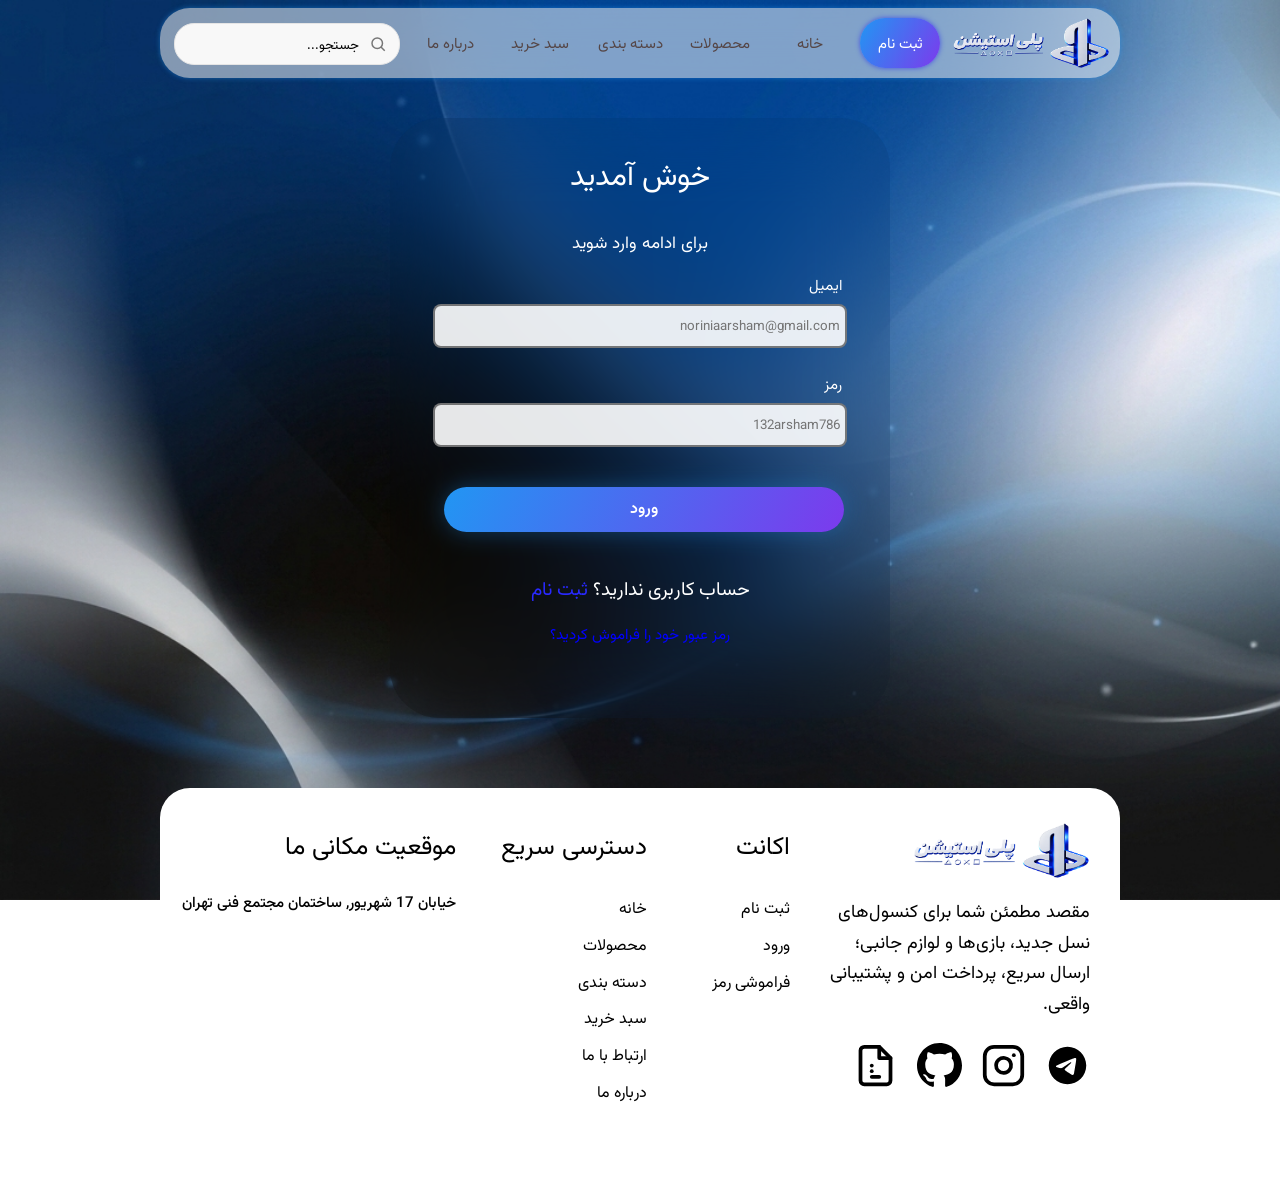
<file: login.html>
<!doctype html>
<html lang="en">

<head>
  <meta charset="UTF-8" />
  <meta name="viewport" content="width=device-width, initial-scale=1.0" />
  <title>پلی‌استیشن | ورود</title>
  <link rel="stylesheet" href="css.css" />
</head>

<body class="body">
  <div id="loader">
    <div id="loader-c"></div>
  </div>
  <div id="div_badene">
    <div class="menu">
      <div id="icon">
        <a href="register.html"><img src="img/brand.png" alt="لگو برند" id="brand" loading="lazy"></a>
      </div>
      <a href="register.html" class="a_menu">
        <div id="register_menu_sign">
          <p class="register_menu_p_white">ثبت نام</p>
        </div>
      </a>
      <a href="index.html" class="a_menu">
        <div class="register_menu">
          <p class="register_menu_p">خانه</p>
        </div>
      </a>
      <a href="product.html" class="a_menu">
        <div class="register_menu">
          <p class="register_menu_p">محصولات</p>
        </div>
      </a>
      <a href="index.html#categori" class="a_menu">
        <div class="register_menu">
          <p class="register_menu_p">دسته بندی</p>
        </div>
      </a>
      <a href="cart.html" class="a_menu">
        <div class="register_menu">
          <p class="register_menu_p">سبد خرید</p>
        </div>
      </a>
      <a href="about.html" class="a_menu">
        <div class="register_menu">
          <p class="register_menu_p">درباره ما</p>
        </div>
      </a>
      <div class="searchbar">
        <svg width="18" height="18" viewBox="0 0 24 24" fill="none" xmlns="http://www.w3.org/2000/svg"
          style="stroke: #777; stroke-width: 2">
          <circle cx="11" cy="11" r="7"></circle>
          <line x1="16" y1="16" x2="21" y2="21"></line>
        </svg>
        <input type="search" placeholder="جستجو..." />
      </div>
    </div>
    <div id="form_register">
      <fieldset id="fieldset_register">
        <form action="index.html">
          <p align="center" id="p_1_register">خوش آمدید</p>
          <p align="center" id="p_2_register">برای ادامه وارد شوید</p>
          <label class="label">ایمیل</label>
          <input type="email" class="register" placeholder="noriniaarsham@gmail.com" id="email" />
          <label class="label">رمز</label>
          <input type="password" class="register" placeholder="132arsham786" />
          <input type="submit" id="register_sumit" value="ورود" /><br /><br />
          <p id="p_3_register">
            حساب کاربری ندارید؟<a href="register.html" id="a_register">
              ثبت نام</a>
          </p>
          <p id="p_4_register">
            <a href="forget_password.html" id="a_register_forget">رمز عبور خود را فراموش کردید؟</a>
          </p>
        </form>
      </fieldset>
    </div>
    <div id="footer">
      <div id="footer-brands">
        <div id="brand-logo-footer">
          <img src="img/brand.png" alt="لگو برند" id="brand-logo-footer-img" loading="lazy" />
        </div>
        <div id="footer-nevesht">
          <span>مقصد مطمئن شما برای کنسول‌های نسل جدید، بازی‌ها و لوازم جانبی؛
            ارسال سریع، پرداخت امن و پشتیبانی واقعی.</span>
        </div>
        <div id="contact">
          <a href="https://t.me/KRATOS_GOD3" target="_blank"><svg width="24" height="24" viewBox="0 0 24 24"
              fill="#000000" class="ertebat">
              <path
                d="M12 2C6.48 2 2 6.48 2 12s4.48 10 10 10 10-4.48 10-10S17.52 2 12 2zm4.64 6.8c-.15 1.58-.8 5.42-1.13 7.19-.14.75-.42 1-.68 1.03-.58.05-1.02-.38-1.58-.75-.88-.58-1.38-.94-2.23-1.5-.99-.65-.35-1.01.22-1.59.15-.15 2.71-2.48 2.76-2.69a.2.2 0 00-.05-.18c-.06-.05-.14-.03-.21-.02-.09.02-1.49.95-4.22 2.79-.4.27-.76.41-1.08.4-.36-.01-1.04-.2-1.55-.37-.63-.2-1.12-.31-1.08-.66.02-.18.27-.36.74-.55 2.92-1.27 4.86-2.11 5.83-2.51 2.78-1.16 3.35-1.36 3.73-1.36.08 0 .27.02.39.12.1.08.13.19.14.27-.01.06.01.24 0 .38z" />
            </svg></a>
          <a href="https://instagram.com/arshamnorinia" target="_blank"><svg width="10" height="10" viewBox="0 0 24 24"
              fill="none" stroke="#000000" stroke-width="2" stroke-linecap="round" stroke-linejoin="round"
              class="ertebat">
              <rect x="2" y="2" width="20" height="20" rx="5" ry="5"></rect>
              <path d="M16 11.37A4 4 0 1 1 12.63 8 4 4 0 0 1 16 11.37z"></path>
              <line x1="17.5" y1="6.5" x2="17.51" y2="6.5"></line>
            </svg></a>
          <a href="https://github.com/arshamnori" target="_blank"><svg width="24" height="24" viewBox="0 0 24 24"
              fill="#000000" class="ertebat">
              <path
                d="M12 0C5.37 0 0 5.37 0 12c0 5.31 3.435 9.795 8.205 11.385.6.105.825-.255.825-.57 0-.285-.015-1.23-.015-2.235-3.015.555-3.795-.735-4.035-1.41-.135-.345-.72-1.41-1.23-1.695-.42-.225-1.02-.78-.015-.795.945-.015 1.62.87 1.845 1.23 1.08 1.815 2.805 1.305 3.495.99.105-.78.42-1.305.765-1.605-2.67-.3-5.46-1.335-5.46-5.925 0-1.305.465-2.385 1.23-3.225-.12-.3-.54-1.53.12-3.18 0 0 1.005-.315 3.3 1.23.96-.27 1.98-.405 3-.405s2.04.135 3 .405c2.295-1.56 3.3-1.23 3.3-1.23.66 1.65.24 2.88.12 3.18.765.84 1.23 1.905 1.23 3.225 0 4.605-2.805 5.625-5.475 5.925.435.375.81 1.095.81 2.22 0 1.605-.015 2.895-.015 3.3 0 .315.225.69.825.57A12.02 12.02 0 0024 12c0-6.63-5.37-12-12-12z" />
            </svg></a>
          <a href="" download="وب 1 آرشام نوری نیا"><svg width="24" height="24" viewBox="0 0 24 24" fill="none"
              stroke="#000000" stroke-width="2" stroke-linecap="round" stroke-linejoin="round" class="ertebat">
              <path d="M14 2H6a2 2 0 0 0-2 2v16a2 2 0 0 0 2 2h12a2 2 0 0 0 2-2V8z"></path>
              <polyline points="14 2 14 8 20 8"></polyline>
              <line x1="10" y1="12" x2="10" y2="12.01"></line>
              <line x1="10" y1="15" x2="10" y2="15.01"></line>
              <line x1="10" y1="18" x2="14" y2="18"></line>
            </svg></a>
        </div>
      </div>
      <div id="footer-account">
        <p>اکانت</p>
        <a href="register.html" class="footer-a">ثبت نام</a>
        <a href="login.html" class="footer-a">ورود</a>
        <a href="forget_password.html" class="footer-a">فراموشی رمز</a>
      </div>
      <div id="footer-links">
        <p>دسترسی سریع</p>
        <a href="index.html" class="footer-a">خانه</a>
        <a href="product.html" class="footer-a">محصولات</a>
        <a href="index.html#categori" class="footer-a">دسته بندی</a>
        <a href="cart.html" class="footer-a">سبد خرید</a>
        <a href="about.html#ertebat" class="footer-a">ارتباط با ما</a>
        <a href="about.html" class="footer-a">درباره ما</a>
      </div>
      <div id="footer-loc">
        <p>موقعیت مکانی ما</p>
        <span>خیابان 17 شهریور, ساختمان مجتمع فنی تهران</span>
        <iframe title="map-iframe" src="https://neshan.org/maps/iframe/places/sbSqHAY50AgU/33.4898592/48.3500479"
          width="260" height="200" allowfullscreen loading="lazy" id="map"></iframe>
      </div>
    </div>
    <hr id="hr" />
    <a href="https://t.me/KRATOS_GOD3" id="developer_a"><sup>&copy</sup>آرشام نوری نیا</a>
  </div>
</body>

</html>
</file>
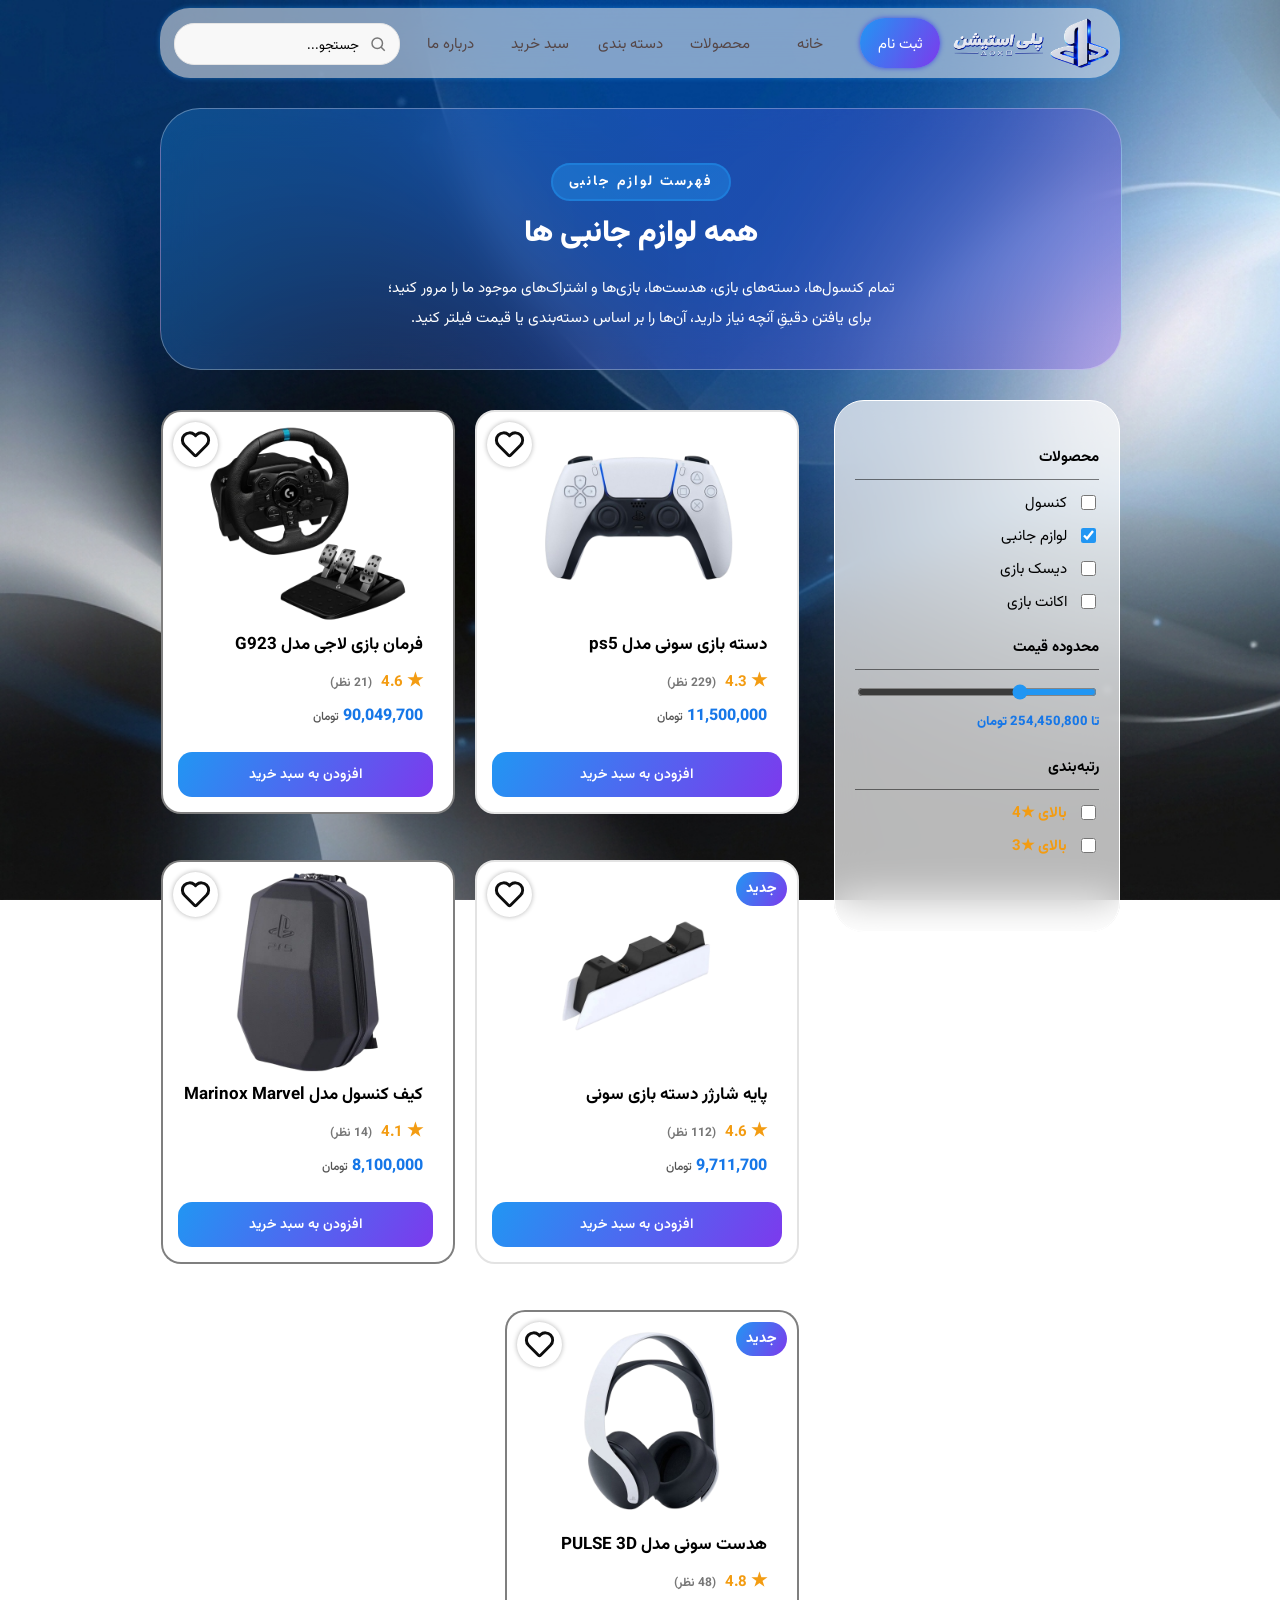
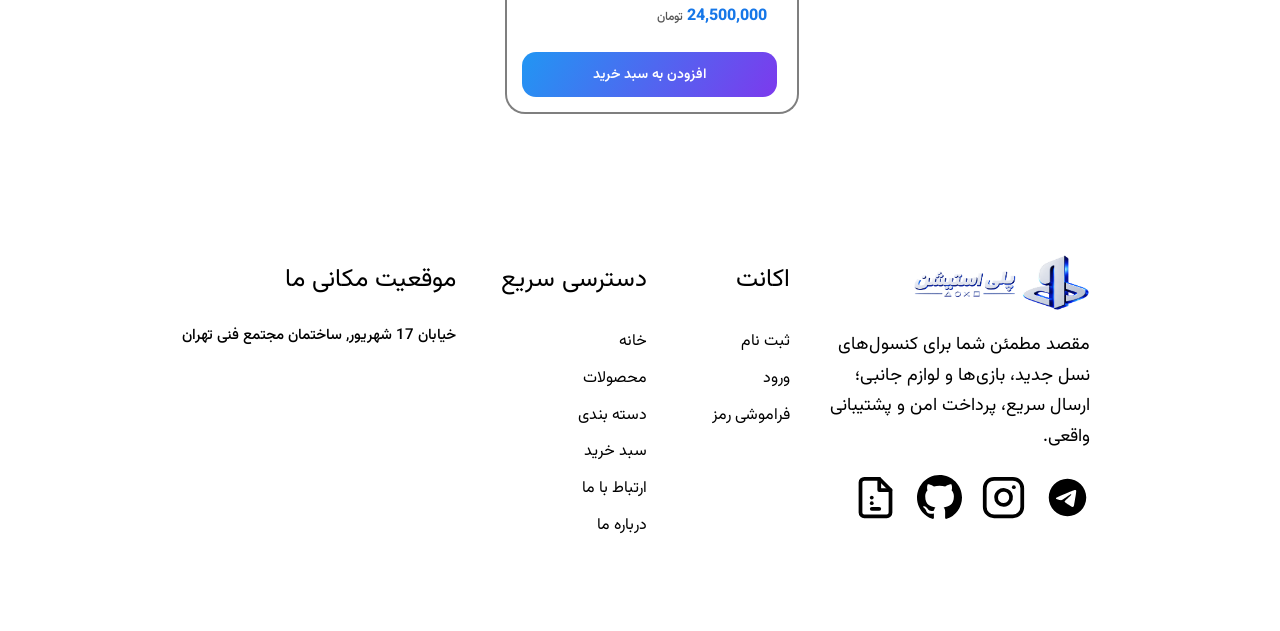
<file: product-accessories.html>
<!doctype html>
<html lang="en">

<head>
  <meta charset="UTF-8" />
  <meta name="viewport" content="width=device-width, initial-scale=1.0" />
  <title>پلی‌استیشن | لوازم جانبی</title>
  <link rel="stylesheet" href="css.css" />
</head>

<body class="body">
  <div id="loader">
    <div id="loader-c"></div>
  </div>
  <div id="div_badene">
    <div class="menu">
      <div id="icon">
        <a href="register.html"><img src="img/brand.png" id="brand" /></a>
      </div>
      <a href="register.html" class="a_menu">
        <div id="register_menu_sign">
          <p class="register_menu_p_white">ثبت نام</p>
        </div>
      </a>
      <a href="index.html" class="a_menu">
        <div class="register_menu">
          <p class="register_menu_p">خانه</p>
        </div>
      </a>
      <a href="product.html" class="a_menu">
        <div class="register_menu">
          <p class="register_menu_p">محصولات</p>
        </div>
      </a>
      <a href="index.html#categori" class="a_menu">
        <div class="register_menu">
          <p class="register_menu_p">دسته بندی</p>
        </div>
      </a>
      <a href="cart.html" class="a_menu">
        <div class="register_menu">
          <p class="register_menu_p">سبد خرید</p>
        </div>
      </a>
      <a href="about.html" class="a_menu">
        <div class="register_menu">
          <p class="register_menu_p">درباره ما</p>
        </div>
      </a>
      <div class="searchbar">
        <svg width="18" height="18" viewBox="0 0 24 24" fill="none" xmlns="http://www.w3.org/2000/svg"
          style="stroke: #777; stroke-width: 2">
          <circle cx="11" cy="11" r="7"></circle>
          <line x1="16" y1="16" x2="21" y2="21"></line>
        </svg>
        <input type="search" placeholder="جستجو..." />
      </div>
    </div>
    <div class="page-about">
      <div class="div-help">
        <span class="div-help-span"><b>فهرست لوازم جانبی</b></span>
        <h2 class="div-help-h2-about">همه لوازم جانبی ها</h2>
        <p class="div-help-p-about">
          تمام کنسول‌ها، دسته‌های بازی، هدست‌ها، بازی‌ها و اشتراک‌های موجود ما را مرور کنید؛ <br> برای یافتن دقیقِ آنچه
          نیاز دارید، آن‌ها را بر اساس دسته‌بندی یا قیمت فیلتر کنید.
        </p>
      </div>
    </div>
    <div id="catalog-layout">
      <div id="catalog-sidebar">
        <h4>محصولات</h4>
        <div class="filter-group">
          <label class="filter-option"><input type="checkbox"> کنسول</label>
          <label class="filter-option"><input type="checkbox" checked="checked"> لوازم جانبی</label>
          <label class="filter-option"><input type="checkbox">دیسک بازی</label>
          <label class="filter-option"><input type="checkbox">اکانت بازی</label>
        </div>
        <h4>محدوده قیمت</h4>
        <div class="filter-group">
          <input type="range" min="0" max="260" value="80" class="price-range">
          <span>تا 254,450,800 تومان</span>
        </div>
        <h4>رتبه‌بندی</h4>
        <div class="filter-group">
          <label class="filter-option-star"><input type="checkbox">بالای ★4</label>
          <label class="filter-option-star"><input type="checkbox">بالای ★3</label>
        </div>
      </div>
      <div id="product">
        <a name="konsol"></a>
        <div class="main-Products">
          <div class="new">
            <svg class="fav" width="800px" height="800px" viewBox="0 0 24 24" fill="none"
              xmlns="http://www.w3.org/2000/svg">
              <path
                d="M12 4.528a6 6 0 0 0-8.243 8.715l6.829 6.828a2 2 0 0 0 2.828 0l6.829-6.828A6 6 0 0 0 12 4.528zm-1.172 1.644l.465.464a1 1 0 0 0 1.414 0l.465-.464a4 4 0 1 1 5.656 5.656L12 18.657l-6.828-6.829a4 4 0 0 1 5.656-5.656z"
                fill="#0D0D0D" />
            </svg>
            <img src="img/product/daste-ps5.png" alt="" class="img" />
            <div class="product-info">
              <h3 class="product-name">دسته بازی سونی مدل ps5</h3>

              <div class="product-rating">
                <span class="star">★</span>
                <span>4.3</span>
                <span class="reviews">(229 نظر)</span>
              </div>

              <div class="product-price">11,500,000 <span>تومان</span></div>
            </div>
            <a href="">
              <div class="new-shop-b">افزودن به سبد خرید</div>
            </a>
          </div>
          <div class="product">
            <svg class="fav" width="800px" height="800px" viewBox="0 0 24 24" fill="none"
              xmlns="http://www.w3.org/2000/svg">
              <path
                d="M12 4.528a6 6 0 0 0-8.243 8.715l6.829 6.828a2 2 0 0 0 2.828 0l6.829-6.828A6 6 0 0 0 12 4.528zm-1.172 1.644l.465.464a1 1 0 0 0 1.414 0l.465-.464a4 4 0 1 1 5.656 5.656L12 18.657l-6.828-6.829a4 4 0 0 1 5.656-5.656z"
                fill="#0D0D0D" />
            </svg>
            <img src="img/product/farman-ps5.png" alt="" class="img" />
            <div class="product-info">
              <h3 class="product-name">فرمان بازی لاجی مدل G923</h3>

              <div class="product-rating">
                <span class="star">★</span>
                <span>4.6</span>
                <span class="reviews">(21 نظر)</span>
              </div>

              <div class="product-price">90,049,700 <span>تومان</span></div>
            </div>
            <a href="">
              <div class="new-shop">افزودن به سبد خرید</div>
            </a>
          </div>
        </div>
        <div class="main-Products">
          <div class="new">
            <span class="product-span">جدید</span>
            <svg class="fav" width="800px" height="800px" viewBox="0 0 24 24" fill="none"
              xmlns="http://www.w3.org/2000/svg">
              <path
                d="M12 4.528a6 6 0 0 0-8.243 8.715l6.829 6.828a2 2 0 0 0 2.828 0l6.829-6.828A6 6 0 0 0 12 4.528zm-1.172 1.644l.465.464a1 1 0 0 0 1.414 0l.465-.464a4 4 0 1 1 5.656 5.656L12 18.657l-6.828-6.829a4 4 0 0 1 5.656-5.656z"
                fill="#0D0D0D" />
            </svg>
            <img src="img/product/sharger-ps5.png" alt="" class="img" />
            <div class="product-info">
              <h3 class="product-name">پایه شارژر دسته بازی سونی</h3>

              <div class="product-rating">
                <span class="star">★</span>
                <span>4.6</span>
                <span class="reviews">(112 نظر)</span>
              </div>

              <div class="product-price">9,711,700 <span>تومان</span></div>
            </div>
            <a href="">
              <div class="new-shop-b">افزودن به سبد خرید</div>
            </a>
          </div>
          <div class="product">
            <svg class="fav" width="800px" height="800px" viewBox="0 0 24 24" fill="none"
              xmlns="http://www.w3.org/2000/svg">
              <path
                d="M12 4.528a6 6 0 0 0-8.243 8.715l6.829 6.828a2 2 0 0 0 2.828 0l6.829-6.828A6 6 0 0 0 12 4.528zm-1.172 1.644l.465.464a1 1 0 0 0 1.414 0l.465-.464a4 4 0 1 1 5.656 5.656L12 18.657l-6.828-6.829a4 4 0 0 1 5.656-5.656z"
                fill="#0D0D0D" />
            </svg>
            <img src="img/product/kif-ps5.png" alt="" class="img" />
            <div class="product-info">
              <h3 class="product-name">کیف کنسول مدل Marinox Marvel</h3>

              <div class="product-rating">
                <span class="star">★</span>
                <span>4.1</span>
                <span class="reviews">(14 نظر)</span>
              </div>

              <div class="product-price">8,100,000 <span>تومان</span></div>
            </div>
            <a href="">
              <div class="new-shop">افزودن به سبد خرید</div>
            </a>
          </div>
        </div>
        <div class="main-Products">
          <div class="product">
            <span class="product-span">جدید</span>
            <svg class="fav" width="800px" height="800px" viewBox="0 0 24 24" fill="none"
              xmlns="http://www.w3.org/2000/svg">
              <path
                d="M12 4.528a6 6 0 0 0-8.243 8.715l6.829 6.828a2 2 0 0 0 2.828 0l6.829-6.828A6 6 0 0 0 12 4.528zm-1.172 1.644l.465.464a1 1 0 0 0 1.414 0l.465-.464a4 4 0 1 1 5.656 5.656L12 18.657l-6.828-6.829a4 4 0 0 1 5.656-5.656z"
                fill="#0D0D0D" />
            </svg>
            <img src="img/product/headset.png" alt="" class="img" />
            <div class="product-info">
              <h3 class="product-name">هدست سونی مدل PULSE 3D</h3>

              <div class="product-rating">
                <span class="star">★</span>
                <span>4.8</span>
                <span class="reviews">(48 نظر)</span>
              </div>

              <div class="product-price">24,500,000 <span>تومان</span></div>
            </div>
            <a href="">
              <div class="new-shop">افزودن به سبد خرید</div>
            </a>
          </div>
        </div>
      </div>
    </div>
    <div id="footer">
      <div id="footer-brands">
        <div id="brand-logo-footer">
          <img src="img/brand.png" alt="لگو برند" id="brand-logo-footer-img" loading="lazy" />
        </div>
        <div id="footer-nevesht">
          <span>مقصد مطمئن شما برای کنسول‌های نسل جدید، بازی‌ها و لوازم جانبی؛
            ارسال سریع، پرداخت امن و پشتیبانی واقعی.</span>
        </div>
        <div id="contact">
          <a href="https://t.me/KRATOS_GOD3" target="_blank"><svg width="24" height="24" viewBox="0 0 24 24"
              fill="#000000" class="ertebat">
              <path
                d="M12 2C6.48 2 2 6.48 2 12s4.48 10 10 10 10-4.48 10-10S17.52 2 12 2zm4.64 6.8c-.15 1.58-.8 5.42-1.13 7.19-.14.75-.42 1-.68 1.03-.58.05-1.02-.38-1.58-.75-.88-.58-1.38-.94-2.23-1.5-.99-.65-.35-1.01.22-1.59.15-.15 2.71-2.48 2.76-2.69a.2.2 0 00-.05-.18c-.06-.05-.14-.03-.21-.02-.09.02-1.49.95-4.22 2.79-.4.27-.76.41-1.08.4-.36-.01-1.04-.2-1.55-.37-.63-.2-1.12-.31-1.08-.66.02-.18.27-.36.74-.55 2.92-1.27 4.86-2.11 5.83-2.51 2.78-1.16 3.35-1.36 3.73-1.36.08 0 .27.02.39.12.1.08.13.19.14.27-.01.06.01.24 0 .38z" />
            </svg></a>
          <a href="https://instagram.com/arshamnorinia" target="_blank"><svg width="10" height="10" viewBox="0 0 24 24"
              fill="none" stroke="#000000" stroke-width="2" stroke-linecap="round" stroke-linejoin="round"
              class="ertebat">
              <rect x="2" y="2" width="20" height="20" rx="5" ry="5"></rect>
              <path d="M16 11.37A4 4 0 1 1 12.63 8 4 4 0 0 1 16 11.37z"></path>
              <line x1="17.5" y1="6.5" x2="17.51" y2="6.5"></line>
            </svg></a>
          <a href="https://github.com/arshamnori" target="_blank"><svg width="24" height="24" viewBox="0 0 24 24"
              fill="#000000" class="ertebat">
              <path
                d="M12 0C5.37 0 0 5.37 0 12c0 5.31 3.435 9.795 8.205 11.385.6.105.825-.255.825-.57 0-.285-.015-1.23-.015-2.235-3.015.555-3.795-.735-4.035-1.41-.135-.345-.72-1.41-1.23-1.695-.42-.225-1.02-.78-.015-.795.945-.015 1.62.87 1.845 1.23 1.08 1.815 2.805 1.305 3.495.99.105-.78.42-1.305.765-1.605-2.67-.3-5.46-1.335-5.46-5.925 0-1.305.465-2.385 1.23-3.225-.12-.3-.54-1.53.12-3.18 0 0 1.005-.315 3.3 1.23.96-.27 1.98-.405 3-.405s2.04.135 3 .405c2.295-1.56 3.3-1.23 3.3-1.23.66 1.65.24 2.88.12 3.18.765.84 1.23 1.905 1.23 3.225 0 4.605-2.805 5.625-5.475 5.925.435.375.81 1.095.81 2.22 0 1.605-.015 2.895-.015 3.3 0 .315.225.69.825.57A12.02 12.02 0 0024 12c0-6.63-5.37-12-12-12z" />
            </svg></a>
          <a href="" download="وب 1 آرشام نوری نیا"><svg width="24" height="24" viewBox="0 0 24 24" fill="none"
              stroke="#000000" stroke-width="2" stroke-linecap="round" stroke-linejoin="round" class="ertebat">
              <path d="M14 2H6a2 2 0 0 0-2 2v16a2 2 0 0 0 2 2h12a2 2 0 0 0 2-2V8z"></path>
              <polyline points="14 2 14 8 20 8"></polyline>
              <line x1="10" y1="12" x2="10" y2="12.01"></line>
              <line x1="10" y1="15" x2="10" y2="15.01"></line>
              <line x1="10" y1="18" x2="14" y2="18"></line>
            </svg></a>
        </div>
      </div>
      <div id="footer-account">
        <p>اکانت</p>
        <a href="register.html" class="footer-a">ثبت نام</a>
        <a href="login.html" class="footer-a">ورود</a>
        <a href="forget_password.html" class="footer-a">فراموشی رمز</a>
      </div>
      <div id="footer-links">
        <p>دسترسی سریع</p>
        <a href="index.html" class="footer-a">خانه</a>
        <a href="product.html" class="footer-a">محصولات</a>
        <a href="index.html#categori" class="footer-a">دسته بندی</a>
        <a href="cart.html" class="footer-a">سبد خرید</a>
        <a href="about.html#ertebat" class="footer-a">ارتباط با ما</a>
        <a href="about.html" class="footer-a">درباره ما</a>
      </div>
      <div id="footer-loc">
        <p>موقعیت مکانی ما</p>
        <span>خیابان 17 شهریور, ساختمان مجتمع فنی تهران</span>
        <iframe title="map-iframe" src="https://neshan.org/maps/iframe/places/sbSqHAY50AgU/33.4898592/48.3500479"
          width="260" height="200" allowfullscreen loading="lazy" id="map"></iframe>
      </div>
    </div>
    <hr id="hr" />
    <a href="https://t.me/KRATOS_GOD3" id="developer_a"><sup>&copy</sup>آرشام نوری نیا</a>
  </div>
</body>

</html>
</file>
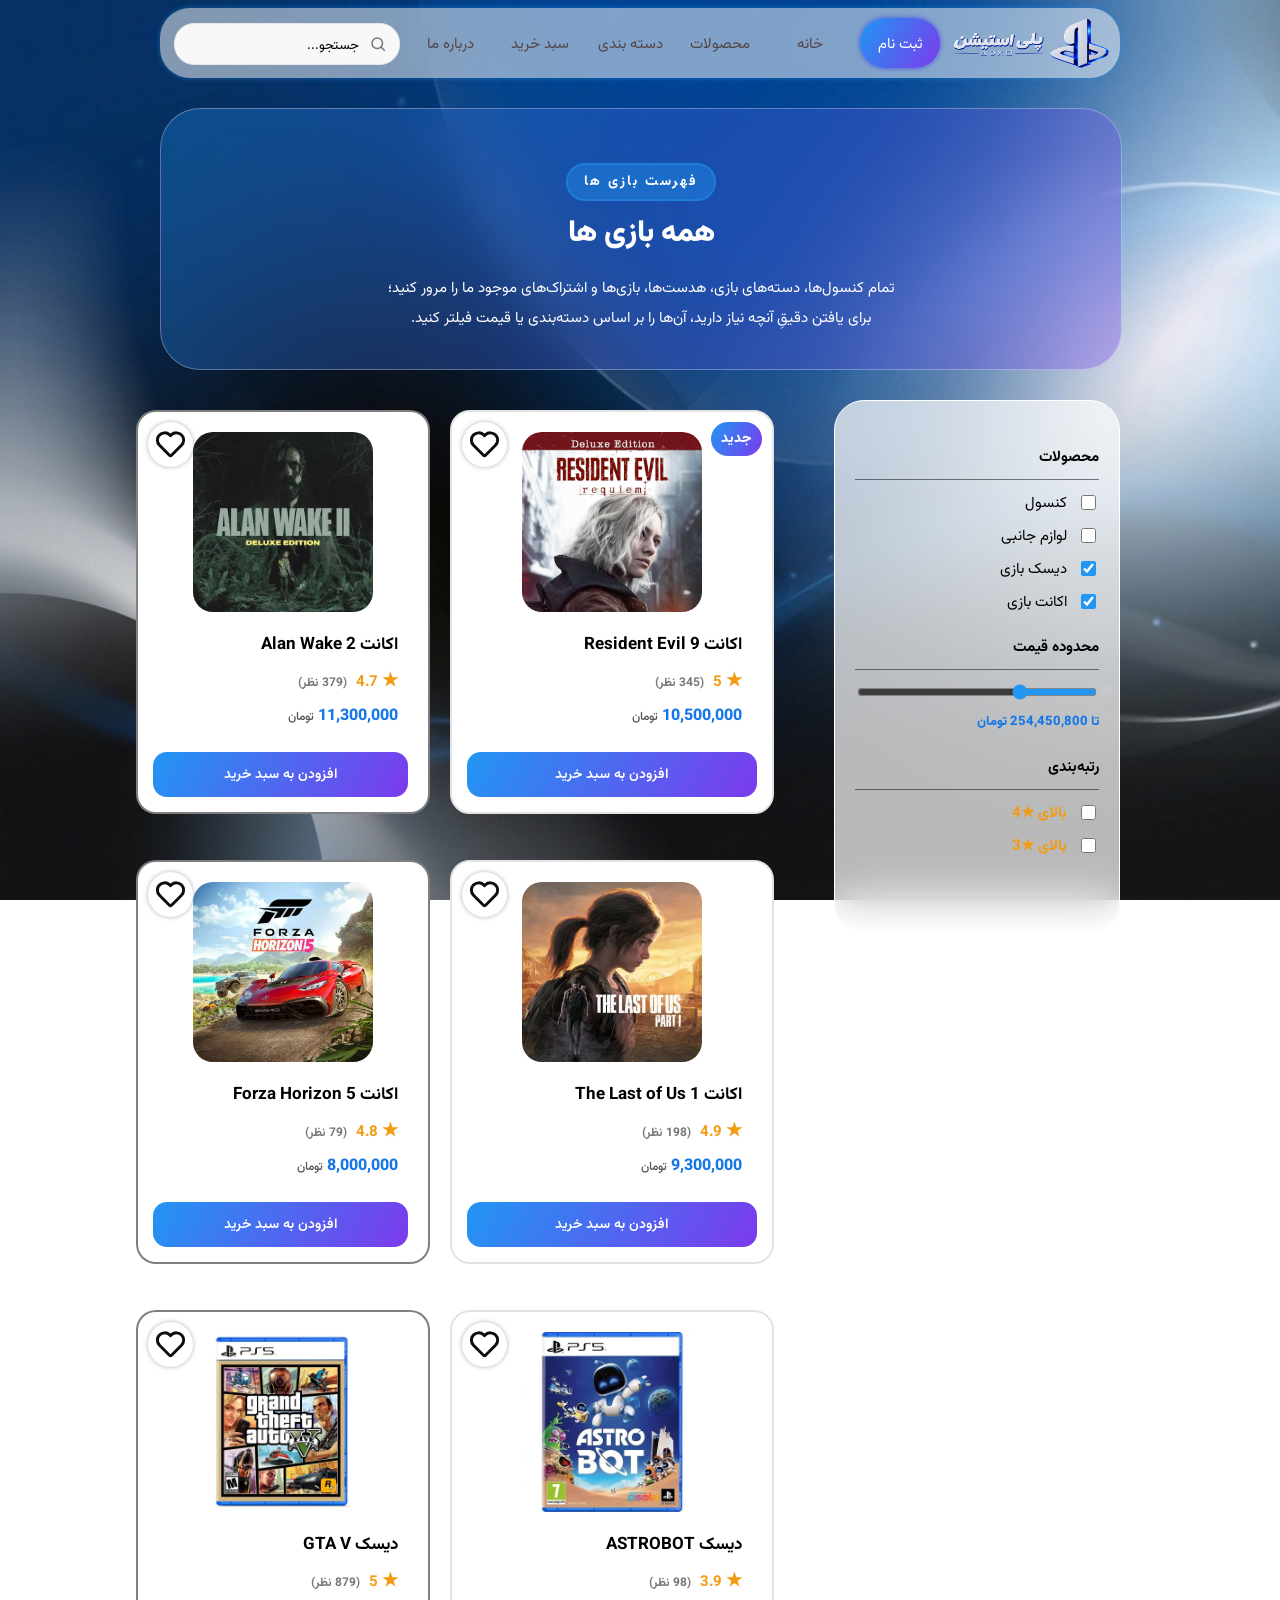
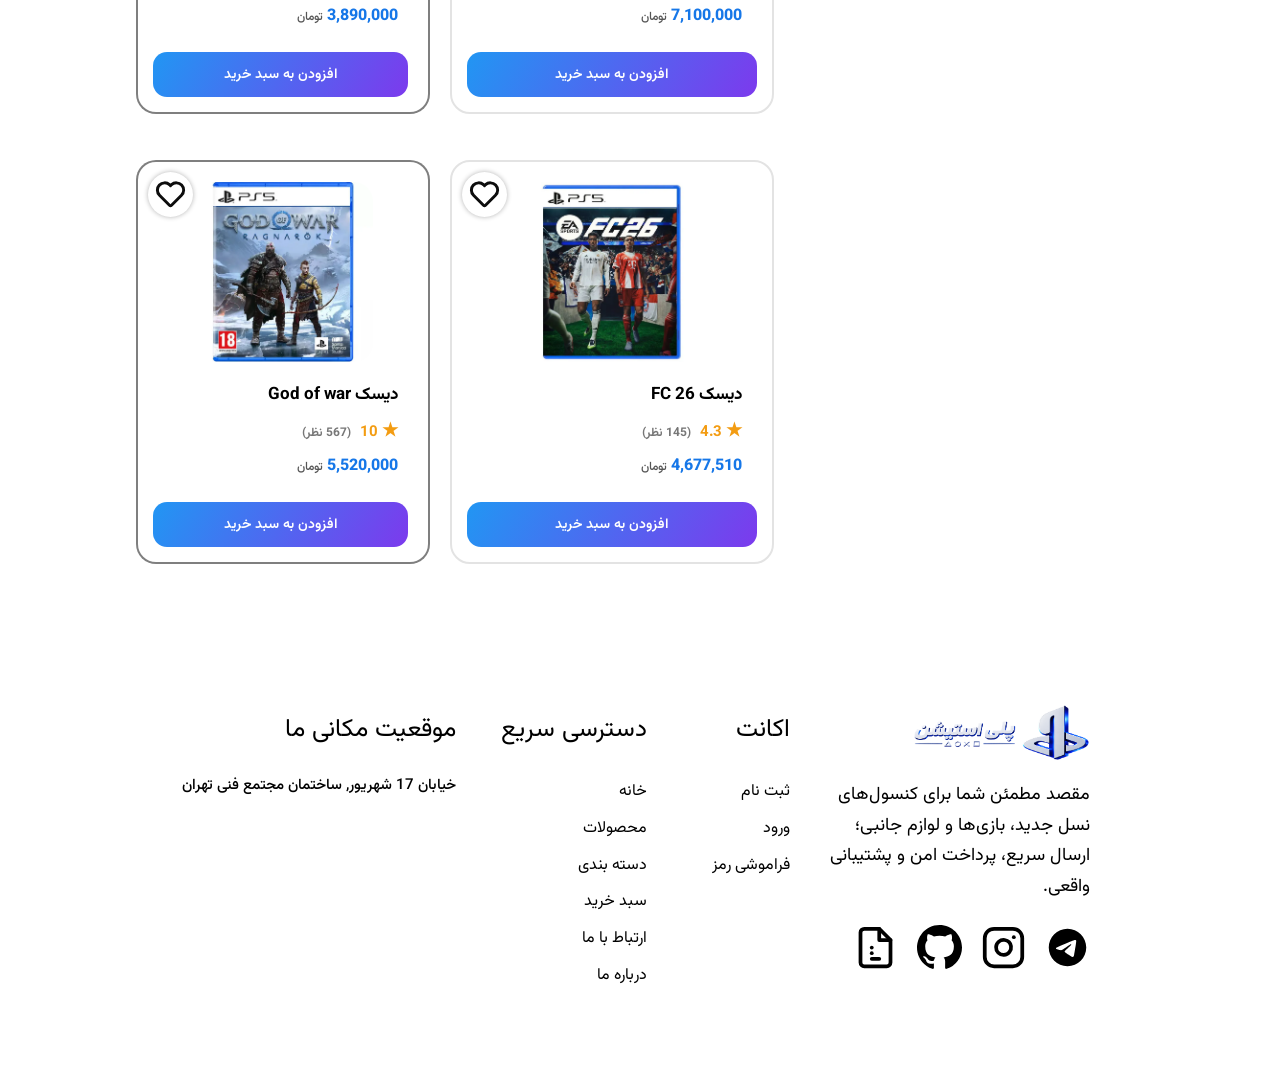
<file: product-game.html>
<!doctype html>
<html lang="en">

<head>
  <meta charset="UTF-8" />
  <meta name="viewport" content="width=device-width, initial-scale=1.0" />
  <title>پلی‌استیشن | بازی</title>
  <link rel="stylesheet" href="css.css" />
</head>

<body class="body">
  <div id="loader">
    <div id="loader-c"></div>
  </div>
  <div id="div_badene">
    <div class="menu">
      <div id="icon">
        <a href="register.html"><img src="img/brand.png" id="brand" /></a>
      </div>
      <a href="register.html" class="a_menu">
        <div id="register_menu_sign">
          <p class="register_menu_p_white">ثبت نام</p>
        </div>
      </a>
      <a href="index.html" class="a_menu">
        <div class="register_menu">
          <p class="register_menu_p">خانه</p>
        </div>
      </a>
      <a href="product.html" class="a_menu">
        <div class="register_menu">
          <p class="register_menu_p">محصولات</p>
        </div>
      </a>
      <a href="index.html#categori" class="a_menu">
        <div class="register_menu">
          <p class="register_menu_p">دسته بندی</p>
        </div>
      </a>
      <a href="cart.html" class="a_menu">
        <div class="register_menu">
          <p class="register_menu_p">سبد خرید</p>
        </div>
      </a>
      <a href="about.html" class="a_menu">
        <div class="register_menu">
          <p class="register_menu_p">درباره ما</p>
        </div>
      </a>
      <div class="searchbar">
        <svg width="18" height="18" viewBox="0 0 24 24" fill="none" xmlns="http://www.w3.org/2000/svg"
          style="stroke: #777; stroke-width: 2">
          <circle cx="11" cy="11" r="7"></circle>
          <line x1="16" y1="16" x2="21" y2="21"></line>
        </svg>
        <input type="search" placeholder="جستجو..." />
      </div>
    </div>
    <div class="page-about">
      <div class="div-help">
        <span class="div-help-span"><b>فهرست بازی ها</b></span>
        <h2 class="div-help-h2-about">همه بازی ها</h2>
        <p class="div-help-p-about">
          تمام کنسول‌ها، دسته‌های بازی، هدست‌ها، بازی‌ها و اشتراک‌های موجود ما را مرور کنید؛ <br> برای یافتن دقیقِ آنچه
          نیاز دارید، آن‌ها را بر اساس دسته‌بندی یا قیمت فیلتر کنید.
        </p>
      </div>
    </div>
    <div id="catalog-layout">
      <div id="catalog-sidebar">
        <h4>محصولات</h4>
        <div class="filter-group">
          <label class="filter-option"><input type="checkbox"> کنسول</label>
          <label class="filter-option"><input type="checkbox"> لوازم جانبی</label>
          <label class="filter-option"><input type="checkbox" checked="checked">دیسک بازی</label>
          <label class="filter-option"><input type="checkbox" checked="checked">اکانت بازی</label>
        </div>
        <h4>محدوده قیمت</h4>
        <div class="filter-group">
          <input type="range" min="0" max="260" value="80" class="price-range">
          <span>تا 254,450,800 تومان</span>
        </div>
        <h4>رتبه‌بندی</h4>
        <div class="filter-group">
          <label class="filter-option-star"><input type="checkbox">بالای ★4</label>
          <label class="filter-option-star"><input type="checkbox">بالای ★3</label>
        </div>
      </div>
      <a name="acc"></a>
      <div id="product">
        <div class="main-Products">
          <div class="new">
            <span class="product-span">جدید</span>
            <svg class="fav" width="800px" height="800px" viewBox="0 0 24 24" fill="none"
              xmlns="http://www.w3.org/2000/svg">
              <path
                d="M12 4.528a6 6 0 0 0-8.243 8.715l6.829 6.828a2 2 0 0 0 2.828 0l6.829-6.828A6 6 0 0 0 12 4.528zm-1.172 1.644l.465.464a1 1 0 0 0 1.414 0l.465-.464a4 4 0 1 1 5.656 5.656L12 18.657l-6.828-6.829a4 4 0 0 1 5.656-5.656z"
                fill="#0D0D0D" />
            </svg>
            <img src="img/product/Resident-Evil-9-Requiem.webp" alt="" class="img-acc" />
            <div class="product-info">
              <h3 class="product-name">اكانت Resident Evil 9</h3>

              <div class="product-rating">
                <span class="star">★</span>
                <span>5</span>
                <span class="reviews">(345 نظر)</span>
              </div>

              <div class="product-price">10,500,000 <span>تومان</span></div>
            </div>
            <a href="">
              <div class="new-shop-b">افزودن به سبد خرید</div>
            </a>
          </div>
          <div class="product">
            <svg class="fav" width="800px" height="800px" viewBox="0 0 24 24" fill="none"
              xmlns="http://www.w3.org/2000/svg">
              <path
                d="M12 4.528a6 6 0 0 0-8.243 8.715l6.829 6.828a2 2 0 0 0 2.828 0l6.829-6.828A6 6 0 0 0 12 4.528zm-1.172 1.644l.465.464a1 1 0 0 0 1.414 0l.465-.464a4 4 0 1 1 5.656 5.656L12 18.657l-6.828-6.829a4 4 0 0 1 5.656-5.656z"
                fill="#0D0D0D" />
            </svg>
            <img src="img/product/Alan-Wake-2.webp" alt="" class="img-acc" />
            <div class="product-info">
              <h3 class="product-name">اکانت Alan Wake 2</h3>

              <div class="product-rating">
                <span class="star">★</span>
                <span>4.7</span>
                <span class="reviews">(379 نظر)</span>
              </div>

              <div class="product-price">11,300,000 <span>تومان</span></div>
            </div>
            <a href="">
              <div class="new-shop">افزودن به سبد خرید</div>
            </a>
          </div>
        </div>
        <div class="main-Products">
          <div class="new">
            <svg class="fav" width="800px" height="800px" viewBox="0 0 24 24" fill="none"
              xmlns="http://www.w3.org/2000/svg">
              <path
                d="M12 4.528a6 6 0 0 0-8.243 8.715l6.829 6.828a2 2 0 0 0 2.828 0l6.829-6.828A6 6 0 0 0 12 4.528zm-1.172 1.644l.465.464a1 1 0 0 0 1.414 0l.465-.464a4 4 0 1 1 5.656 5.656L12 18.657l-6.828-6.829a4 4 0 0 1 5.656-5.656z"
                fill="#0D0D0D" />
            </svg>
            <img src="img/product/The-Last-of-Us-Part-I.webp" alt="" class="img-acc" />
            <div class="product-info">
              <h3 class="product-name">اکانت The Last of Us 1</h3>

              <div class="product-rating">
                <span class="star">★</span>
                <span>4.9</span>
                <span class="reviews">(198 نظر)</span>
              </div>

              <div class="product-price">9,300,000 <span>تومان</span></div>
            </div>
            <a href="">
              <div class="new-shop-b">افزودن به سبد خرید</div>
            </a>
          </div>
          <div class="product">
            <svg class="fav" width="800px" height="800px" viewBox="0 0 24 24" fill="none"
              xmlns="http://www.w3.org/2000/svg">
              <path
                d="M12 4.528a6 6 0 0 0-8.243 8.715l6.829 6.828a2 2 0 0 0 2.828 0l6.829-6.828A6 6 0 0 0 12 4.528zm-1.172 1.644l.465.464a1 1 0 0 0 1.414 0l.465-.464a4 4 0 1 1 5.656 5.656L12 18.657l-6.828-6.829a4 4 0 0 1 5.656-5.656z"
                fill="#0D0D0D" />
            </svg>
            <img src="img/product/Forza-Horizon-5-1.webp" alt="" class="img-acc" />
            <div class="product-info">
              <h3 class="product-name">اكانت Forza Horizon 5</h3>

              <div class="product-rating">
                <span class="star">★</span>
                <span>4.8</span>
                <span class="reviews">(79 نظر)</span>
              </div>

              <div class="product-price">8,000,000 <span>تومان</span></div>
            </div>
            <a href="">
              <div class="new-shop">افزودن به سبد خرید</div>
            </a>
          </div>
        </div>
        <a name="disc"></a>
        <div class="main-Products">
          <div class="new">
            <svg class="fav" width="800px" height="800px" viewBox="0 0 24 24" fill="none"
              xmlns="http://www.w3.org/2000/svg">
              <path
                d="M12 4.528a6 6 0 0 0-8.243 8.715l6.829 6.828a2 2 0 0 0 2.828 0l6.829-6.828A6 6 0 0 0 12 4.528zm-1.172 1.644l.465.464a1 1 0 0 0 1.414 0l.465-.464a4 4 0 1 1 5.656 5.656L12 18.657l-6.828-6.829a4 4 0 0 1 5.656-5.656z"
                fill="#0D0D0D" />
            </svg>
            <img src="img/product/disc-astrobot.webp" alt="" class="img-acc" />
            <div class="product-info">
              <h3 class="product-name">دیسک ASTROBOT</h3>

              <div class="product-rating">
                <span class="star">★</span>
                <span>3.9</span>
                <span class="reviews">(98 نظر)</span>
              </div>

              <div class="product-price">7,100,000 <span>تومان</span></div>
            </div>
            <a href="">
              <div class="new-shop-b">افزودن به سبد خرید</div>
            </a>
          </div>
          <div class="product">
            <svg class="fav" width="800px" height="800px" viewBox="0 0 24 24" fill="none"
              xmlns="http://www.w3.org/2000/svg">
              <path
                d="M12 4.528a6 6 0 0 0-8.243 8.715l6.829 6.828a2 2 0 0 0 2.828 0l6.829-6.828A6 6 0 0 0 12 4.528zm-1.172 1.644l.465.464a1 1 0 0 0 1.414 0l.465-.464a4 4 0 1 1 5.656 5.656L12 18.657l-6.828-6.829a4 4 0 0 1 5.656-5.656z"
                fill="#0D0D0D" />
            </svg>
            <img src="img/product/disc-gta5.webp" alt="" class="img-acc" />
            <div class="product-info">
              <h3 class="product-name">دیسک GTA V</h3>

              <div class="product-rating">
                <span class="star">★</span>
                <span>5</span>
                <span class="reviews">(879 نظر)</span>
              </div>

              <div class="product-price">3,890,000 <span>تومان</span></div>
            </div>
            <a href="">
              <div class="new-shop">افزودن به سبد خرید</div>
            </a>
          </div>
        </div>
        <div class="main-Products">
          <div class="new">
            <svg class="fav" width="800px" height="800px" viewBox="0 0 24 24" fill="none"
              xmlns="http://www.w3.org/2000/svg">
              <path
                d="M12 4.528a6 6 0 0 0-8.243 8.715l6.829 6.828a2 2 0 0 0 2.828 0l6.829-6.828A6 6 0 0 0 12 4.528zm-1.172 1.644l.465.464a1 1 0 0 0 1.414 0l.465-.464a4 4 0 1 1 5.656 5.656L12 18.657l-6.828-6.829a4 4 0 0 1 5.656-5.656z"
                fill="#0D0D0D" />
            </svg>
            <img src="img/product/disc-fc26.webp" alt="" class="img-acc" />
            <div class="product-info">
              <h3 class="product-name">دیسک FC 26</h3>

              <div class="product-rating">
                <span class="star">★</span>
                <span>4.3</span>
                <span class="reviews">(145 نظر)</span>
              </div>

              <div class="product-price">4,677,510 <span>تومان</span></div>
            </div>
            <a href="">
              <div class="new-shop-b">افزودن به سبد خرید</div>
            </a>
          </div>
          <div class="product">
            <svg class="fav" width="800px" height="800px" viewBox="0 0 24 24" fill="none"
              xmlns="http://www.w3.org/2000/svg">
              <path
                d="M12 4.528a6 6 0 0 0-8.243 8.715l6.829 6.828a2 2 0 0 0 2.828 0l6.829-6.828A6 6 0 0 0 12 4.528zm-1.172 1.644l.465.464a1 1 0 0 0 1.414 0l.465-.464a4 4 0 1 1 5.656 5.656L12 18.657l-6.828-6.829a4 4 0 0 1 5.656-5.656z"
                fill="#0D0D0D" />
            </svg>
            <img src="img/product/disc-Godofwar.webp" alt="" class="img-acc" />
            <div class="product-info">
              <h3 class="product-name">دیسک God of war</h3>

              <div class="product-rating">
                <span class="star">★</span>
                <span>10</span>
                <span class="reviews">(567 نظر)</span>
              </div>

              <div class="product-price">5,520,000 <span>تومان</span></div>
            </div>
            <a href="">
              <div class="new-shop">افزودن به سبد خرید</div>
            </a>
          </div>
        </div>
      </div>
    </div>
    <div id="footer">
      <div id="footer-brands">
        <div id="brand-logo-footer">
          <img src="img/brand.png" alt="لگو برند" id="brand-logo-footer-img" loading="lazy" />
        </div>
        <div id="footer-nevesht">
          <span>مقصد مطمئن شما برای کنسول‌های نسل جدید، بازی‌ها و لوازم جانبی؛
            ارسال سریع، پرداخت امن و پشتیبانی واقعی.</span>
        </div>
        <div id="contact">
          <a href="https://t.me/KRATOS_GOD3" target="_blank"><svg width="24" height="24" viewBox="0 0 24 24"
              fill="#000000" class="ertebat">
              <path
                d="M12 2C6.48 2 2 6.48 2 12s4.48 10 10 10 10-4.48 10-10S17.52 2 12 2zm4.64 6.8c-.15 1.58-.8 5.42-1.13 7.19-.14.75-.42 1-.68 1.03-.58.05-1.02-.38-1.58-.75-.88-.58-1.38-.94-2.23-1.5-.99-.65-.35-1.01.22-1.59.15-.15 2.71-2.48 2.76-2.69a.2.2 0 00-.05-.18c-.06-.05-.14-.03-.21-.02-.09.02-1.49.95-4.22 2.79-.4.27-.76.41-1.08.4-.36-.01-1.04-.2-1.55-.37-.63-.2-1.12-.31-1.08-.66.02-.18.27-.36.74-.55 2.92-1.27 4.86-2.11 5.83-2.51 2.78-1.16 3.35-1.36 3.73-1.36.08 0 .27.02.39.12.1.08.13.19.14.27-.01.06.01.24 0 .38z" />
            </svg></a>
          <a href="https://instagram.com/arshamnorinia" target="_blank"><svg width="10" height="10" viewBox="0 0 24 24"
              fill="none" stroke="#000000" stroke-width="2" stroke-linecap="round" stroke-linejoin="round"
              class="ertebat">
              <rect x="2" y="2" width="20" height="20" rx="5" ry="5"></rect>
              <path d="M16 11.37A4 4 0 1 1 12.63 8 4 4 0 0 1 16 11.37z"></path>
              <line x1="17.5" y1="6.5" x2="17.51" y2="6.5"></line>
            </svg></a>
          <a href="https://github.com/arshamnori" target="_blank"><svg width="24" height="24" viewBox="0 0 24 24"
              fill="#000000" class="ertebat">
              <path
                d="M12 0C5.37 0 0 5.37 0 12c0 5.31 3.435 9.795 8.205 11.385.6.105.825-.255.825-.57 0-.285-.015-1.23-.015-2.235-3.015.555-3.795-.735-4.035-1.41-.135-.345-.72-1.41-1.23-1.695-.42-.225-1.02-.78-.015-.795.945-.015 1.62.87 1.845 1.23 1.08 1.815 2.805 1.305 3.495.99.105-.78.42-1.305.765-1.605-2.67-.3-5.46-1.335-5.46-5.925 0-1.305.465-2.385 1.23-3.225-.12-.3-.54-1.53.12-3.18 0 0 1.005-.315 3.3 1.23.96-.27 1.98-.405 3-.405s2.04.135 3 .405c2.295-1.56 3.3-1.23 3.3-1.23.66 1.65.24 2.88.12 3.18.765.84 1.23 1.905 1.23 3.225 0 4.605-2.805 5.625-5.475 5.925.435.375.81 1.095.81 2.22 0 1.605-.015 2.895-.015 3.3 0 .315.225.69.825.57A12.02 12.02 0 0024 12c0-6.63-5.37-12-12-12z" />
            </svg></a>
          <a href="" download="وب 1 آرشام نوری نیا"><svg width="24" height="24" viewBox="0 0 24 24" fill="none"
              stroke="#000000" stroke-width="2" stroke-linecap="round" stroke-linejoin="round" class="ertebat">
              <path d="M14 2H6a2 2 0 0 0-2 2v16a2 2 0 0 0 2 2h12a2 2 0 0 0 2-2V8z"></path>
              <polyline points="14 2 14 8 20 8"></polyline>
              <line x1="10" y1="12" x2="10" y2="12.01"></line>
              <line x1="10" y1="15" x2="10" y2="15.01"></line>
              <line x1="10" y1="18" x2="14" y2="18"></line>
            </svg></a>
        </div>
      </div>
      <div id="footer-account">
        <p>اکانت</p>
        <a href="register.html" class="footer-a">ثبت نام</a>
        <a href="login.html" class="footer-a">ورود</a>
        <a href="forget_password.html" class="footer-a">فراموشی رمز</a>
      </div>
      <div id="footer-links">
        <p>دسترسی سریع</p>
        <a href="index.html" class="footer-a">خانه</a>
        <a href="product.html" class="footer-a">محصولات</a>
        <a href="index.html#categori" class="footer-a">دسته بندی</a>
        <a href="cart.html" class="footer-a">سبد خرید</a>
        <a href="about.html#ertebat" class="footer-a">ارتباط با ما</a>
        <a href="about.html" class="footer-a">درباره ما</a>
      </div>
      <div id="footer-loc">
        <p>موقعیت مکانی ما</p>
        <span>خیابان 17 شهریور, ساختمان مجتمع فنی تهران</span>
        <iframe title="map-iframe" src="https://neshan.org/maps/iframe/places/sbSqHAY50AgU/33.4898592/48.3500479"
          width="260" height="200" allowfullscreen loading="lazy" id="map"></iframe>
      </div>
    </div>
    <hr id="hr" />
    <a href="https://t.me/KRATOS_GOD3" id="developer_a"><sup>&copy</sup>آرشام نوری نیا</a>
  </div>
</body>

</html>
</file>
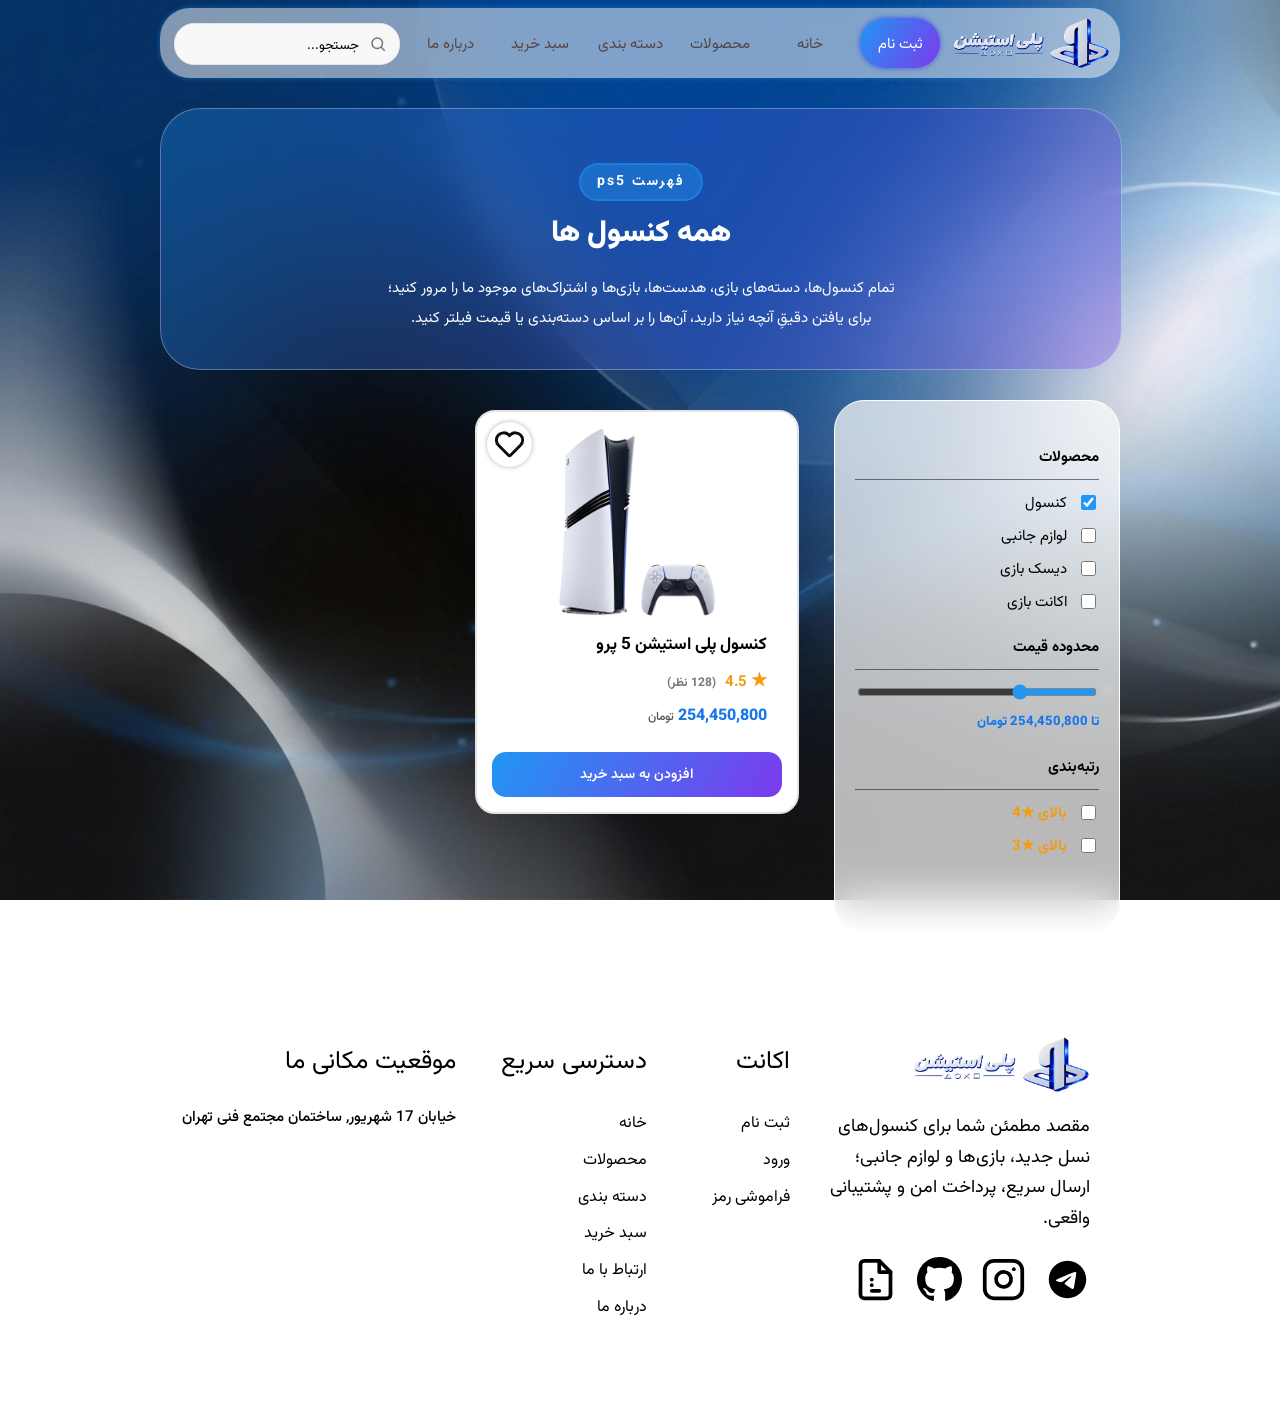
<file: product-ps5.html>
<!doctype html>
<html lang="en">

<head>
  <meta charset="UTF-8" />
  <meta name="viewport" content="width=device-width, initial-scale=1.0" />
  <title>پلی‌استیشن | کنسول</title>
  <link rel="stylesheet" href="css.css" />
</head>

<body class="body">
  <div id="loader">
    <div id="loader-c"></div>
  </div>
  <div id="div_badene">
    <div class="menu">
      <div id="icon">
        <a href="register.html"><img src="img/brand.png" id="brand" /></a>
      </div>
      <a href="register.html" class="a_menu">
        <div id="register_menu_sign">
          <p class="register_menu_p_white">ثبت نام</p>
        </div>
      </a>
      <a href="index.html" class="a_menu">
        <div class="register_menu">
          <p class="register_menu_p">خانه</p>
        </div>
      </a>
      <a href="product.html" class="a_menu">
        <div class="register_menu">
          <p class="register_menu_p">محصولات</p>
        </div>
      </a>
      <a href="index.html#categori" class="a_menu">
        <div class="register_menu">
          <p class="register_menu_p">دسته بندی</p>
        </div>
      </a>
      <a href="cart.html" class="a_menu">
        <div class="register_menu">
          <p class="register_menu_p">سبد خرید</p>
        </div>
      </a>
      <a href="about.html" class="a_menu">
        <div class="register_menu">
          <p class="register_menu_p">درباره ما</p>
        </div>
      </a>
      <div class="searchbar">
        <svg width="18" height="18" viewBox="0 0 24 24" fill="none" xmlns="http://www.w3.org/2000/svg"
          style="stroke: #777; stroke-width: 2">
          <circle cx="11" cy="11" r="7"></circle>
          <line x1="16" y1="16" x2="21" y2="21"></line>
        </svg>
        <input type="search" placeholder="جستجو..." />
      </div>
    </div>
    <div class="page-about">
      <div class="div-help">
        <span class="div-help-span"><b>فهرست ps5</b></span>
        <h2 class="div-help-h2-about">همه کنسول ها</h2>
        <p class="div-help-p-about">
          تمام کنسول‌ها، دسته‌های بازی، هدست‌ها، بازی‌ها و اشتراک‌های موجود ما را مرور کنید؛ <br> برای یافتن دقیقِ آنچه
          نیاز دارید، آن‌ها را بر اساس دسته‌بندی یا قیمت فیلتر کنید.
        </p>
      </div>
    </div>
    <div id="catalog-layout">
      <div id="catalog-sidebar">
        <h4>محصولات</h4>
        <div class="filter-group">
          <label class="filter-option"><input type="checkbox" checked="checked"> کنسول</label>
          <label class="filter-option"><input type="checkbox"> لوازم جانبی</label>
          <label class="filter-option"><input type="checkbox">دیسک بازی</label>
          <label class="filter-option"><input type="checkbox">اکانت بازی</label>
        </div>
        <h4>محدوده قیمت</h4>
        <div class="filter-group">
          <input type="range" min="0" max="260" value="80" class="price-range">
          <span>تا 254,450,800 تومان</span>
        </div>
        <h4>رتبه‌بندی</h4>
        <div class="filter-group">
          <label class="filter-option-star"><input type="checkbox">بالای ★4</label>
          <label class="filter-option-star"><input type="checkbox">بالای ★3</label>
        </div>
      </div>
      <div id="product">
        <div class="main-Products">
          <div class="new">
            <svg class="fav" width="800px" height="800px" viewBox="0 0 24 24" fill="none"
              xmlns="http://www.w3.org/2000/svg">
              <path
                d="M12 4.528a6 6 0 0 0-8.243 8.715l6.829 6.828a2 2 0 0 0 2.828 0l6.829-6.828A6 6 0 0 0 12 4.528zm-1.172 1.644l.465.464a1 1 0 0 0 1.414 0l.465-.464a4 4 0 1 1 5.656 5.656L12 18.657l-6.828-6.829a4 4 0 0 1 5.656-5.656z"
                fill="#0D0D0D" />
            </svg>
            <img src="img/product/ps5pro.png" alt="" class="img" />
            <div class="product-info">
              <h3 class="product-name">کنسول پلی استیشن 5 پرو</h3>

              <div class="product-rating">
                <span class="star">★</span>
                <span>4.5</span>
                <span class="reviews">(128 نظر)</span>
              </div>

              <div class="product-price">254,450,800 <span>تومان</span></div>
            </div>
            <a href="">
              <div class="new-shop-b">افزودن به سبد خرید</div>
            </a>
          </div>
        </div>
      </div>
    </div>
    <div id="footer">
      <div id="footer-brands">
        <div id="brand-logo-footer">
          <img src="img/brand.png" alt="لگو برند" id="brand-logo-footer-img" loading="lazy" />
        </div>
        <div id="footer-nevesht">
          <span>مقصد مطمئن شما برای کنسول‌های نسل جدید، بازی‌ها و لوازم جانبی؛
            ارسال سریع، پرداخت امن و پشتیبانی واقعی.</span>
        </div>
        <div id="contact">
          <a href="https://t.me/KRATOS_GOD3" target="_blank"><svg width="24" height="24" viewBox="0 0 24 24"
              fill="#000000" class="ertebat">
              <path
                d="M12 2C6.48 2 2 6.48 2 12s4.48 10 10 10 10-4.48 10-10S17.52 2 12 2zm4.64 6.8c-.15 1.58-.8 5.42-1.13 7.19-.14.75-.42 1-.68 1.03-.58.05-1.02-.38-1.58-.75-.88-.58-1.38-.94-2.23-1.5-.99-.65-.35-1.01.22-1.59.15-.15 2.71-2.48 2.76-2.69a.2.2 0 00-.05-.18c-.06-.05-.14-.03-.21-.02-.09.02-1.49.95-4.22 2.79-.4.27-.76.41-1.08.4-.36-.01-1.04-.2-1.55-.37-.63-.2-1.12-.31-1.08-.66.02-.18.27-.36.74-.55 2.92-1.27 4.86-2.11 5.83-2.51 2.78-1.16 3.35-1.36 3.73-1.36.08 0 .27.02.39.12.1.08.13.19.14.27-.01.06.01.24 0 .38z" />
            </svg></a>
          <a href="https://instagram.com/arshamnorinia" target="_blank"><svg width="10" height="10" viewBox="0 0 24 24"
              fill="none" stroke="#000000" stroke-width="2" stroke-linecap="round" stroke-linejoin="round"
              class="ertebat">
              <rect x="2" y="2" width="20" height="20" rx="5" ry="5"></rect>
              <path d="M16 11.37A4 4 0 1 1 12.63 8 4 4 0 0 1 16 11.37z"></path>
              <line x1="17.5" y1="6.5" x2="17.51" y2="6.5"></line>
            </svg></a>
          <a href="https://github.com/arshamnori" target="_blank"><svg width="24" height="24" viewBox="0 0 24 24"
              fill="#000000" class="ertebat">
              <path
                d="M12 0C5.37 0 0 5.37 0 12c0 5.31 3.435 9.795 8.205 11.385.6.105.825-.255.825-.57 0-.285-.015-1.23-.015-2.235-3.015.555-3.795-.735-4.035-1.41-.135-.345-.72-1.41-1.23-1.695-.42-.225-1.02-.78-.015-.795.945-.015 1.62.87 1.845 1.23 1.08 1.815 2.805 1.305 3.495.99.105-.78.42-1.305.765-1.605-2.67-.3-5.46-1.335-5.46-5.925 0-1.305.465-2.385 1.23-3.225-.12-.3-.54-1.53.12-3.18 0 0 1.005-.315 3.3 1.23.96-.27 1.98-.405 3-.405s2.04.135 3 .405c2.295-1.56 3.3-1.23 3.3-1.23.66 1.65.24 2.88.12 3.18.765.84 1.23 1.905 1.23 3.225 0 4.605-2.805 5.625-5.475 5.925.435.375.81 1.095.81 2.22 0 1.605-.015 2.895-.015 3.3 0 .315.225.69.825.57A12.02 12.02 0 0024 12c0-6.63-5.37-12-12-12z" />
            </svg></a>
          <a href="" download="وب 1 آرشام نوری نیا"><svg width="24" height="24" viewBox="0 0 24 24" fill="none"
              stroke="#000000" stroke-width="2" stroke-linecap="round" stroke-linejoin="round" class="ertebat">
              <path d="M14 2H6a2 2 0 0 0-2 2v16a2 2 0 0 0 2 2h12a2 2 0 0 0 2-2V8z"></path>
              <polyline points="14 2 14 8 20 8"></polyline>
              <line x1="10" y1="12" x2="10" y2="12.01"></line>
              <line x1="10" y1="15" x2="10" y2="15.01"></line>
              <line x1="10" y1="18" x2="14" y2="18"></line>
            </svg></a>
        </div>
      </div>
      <div id="footer-account">
        <p>اکانت</p>
        <a href="register.html" class="footer-a">ثبت نام</a>
        <a href="login.html" class="footer-a">ورود</a>
        <a href="forget_password.html" class="footer-a">فراموشی رمز</a>
      </div>
      <div id="footer-links">
        <p>دسترسی سریع</p>
        <a href="index.html" class="footer-a">خانه</a>
        <a href="product.html" class="footer-a">محصولات</a>
        <a href="index.html#categori" class="footer-a">دسته بندی</a>
        <a href="cart.html" class="footer-a">سبد خرید</a>
        <a href="about.html#ertebat" class="footer-a">ارتباط با ما</a>
        <a href="about.html" class="footer-a">درباره ما</a>
      </div>
      <div id="footer-loc">
        <p>موقعیت مکانی ما</p>
        <span>خیابان 17 شهریور, ساختمان مجتمع فنی تهران</span>
        <iframe title="map-iframe" src="https://neshan.org/maps/iframe/places/sbSqHAY50AgU/33.4898592/48.3500479"
          width="260" height="200" allowfullscreen loading="lazy" id="map"></iframe>
      </div>
    </div>
    <hr id="hr" />
    <a href="https://t.me/KRATOS_GOD3" id="developer_a"><sup>&copy</sup>آرشام نوری نیا</a>
  </div>
</body>

</html>
</file>
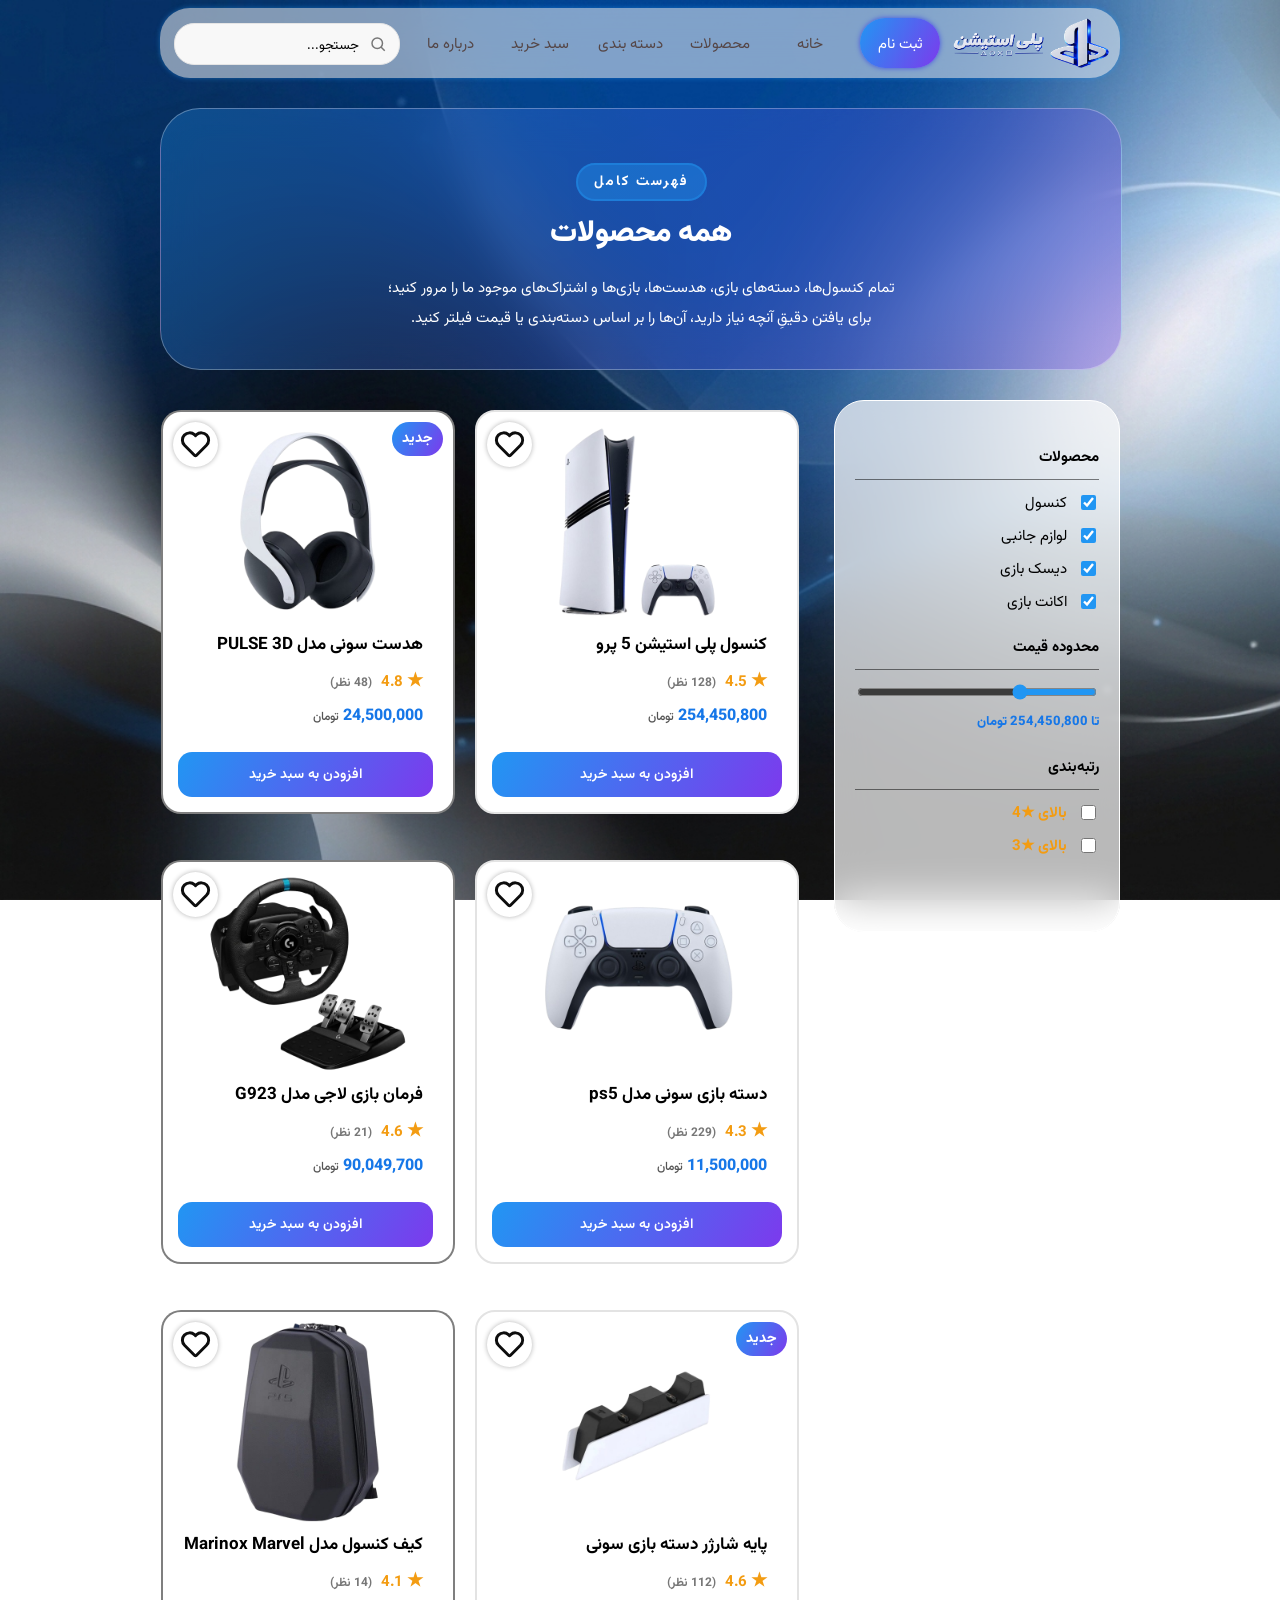
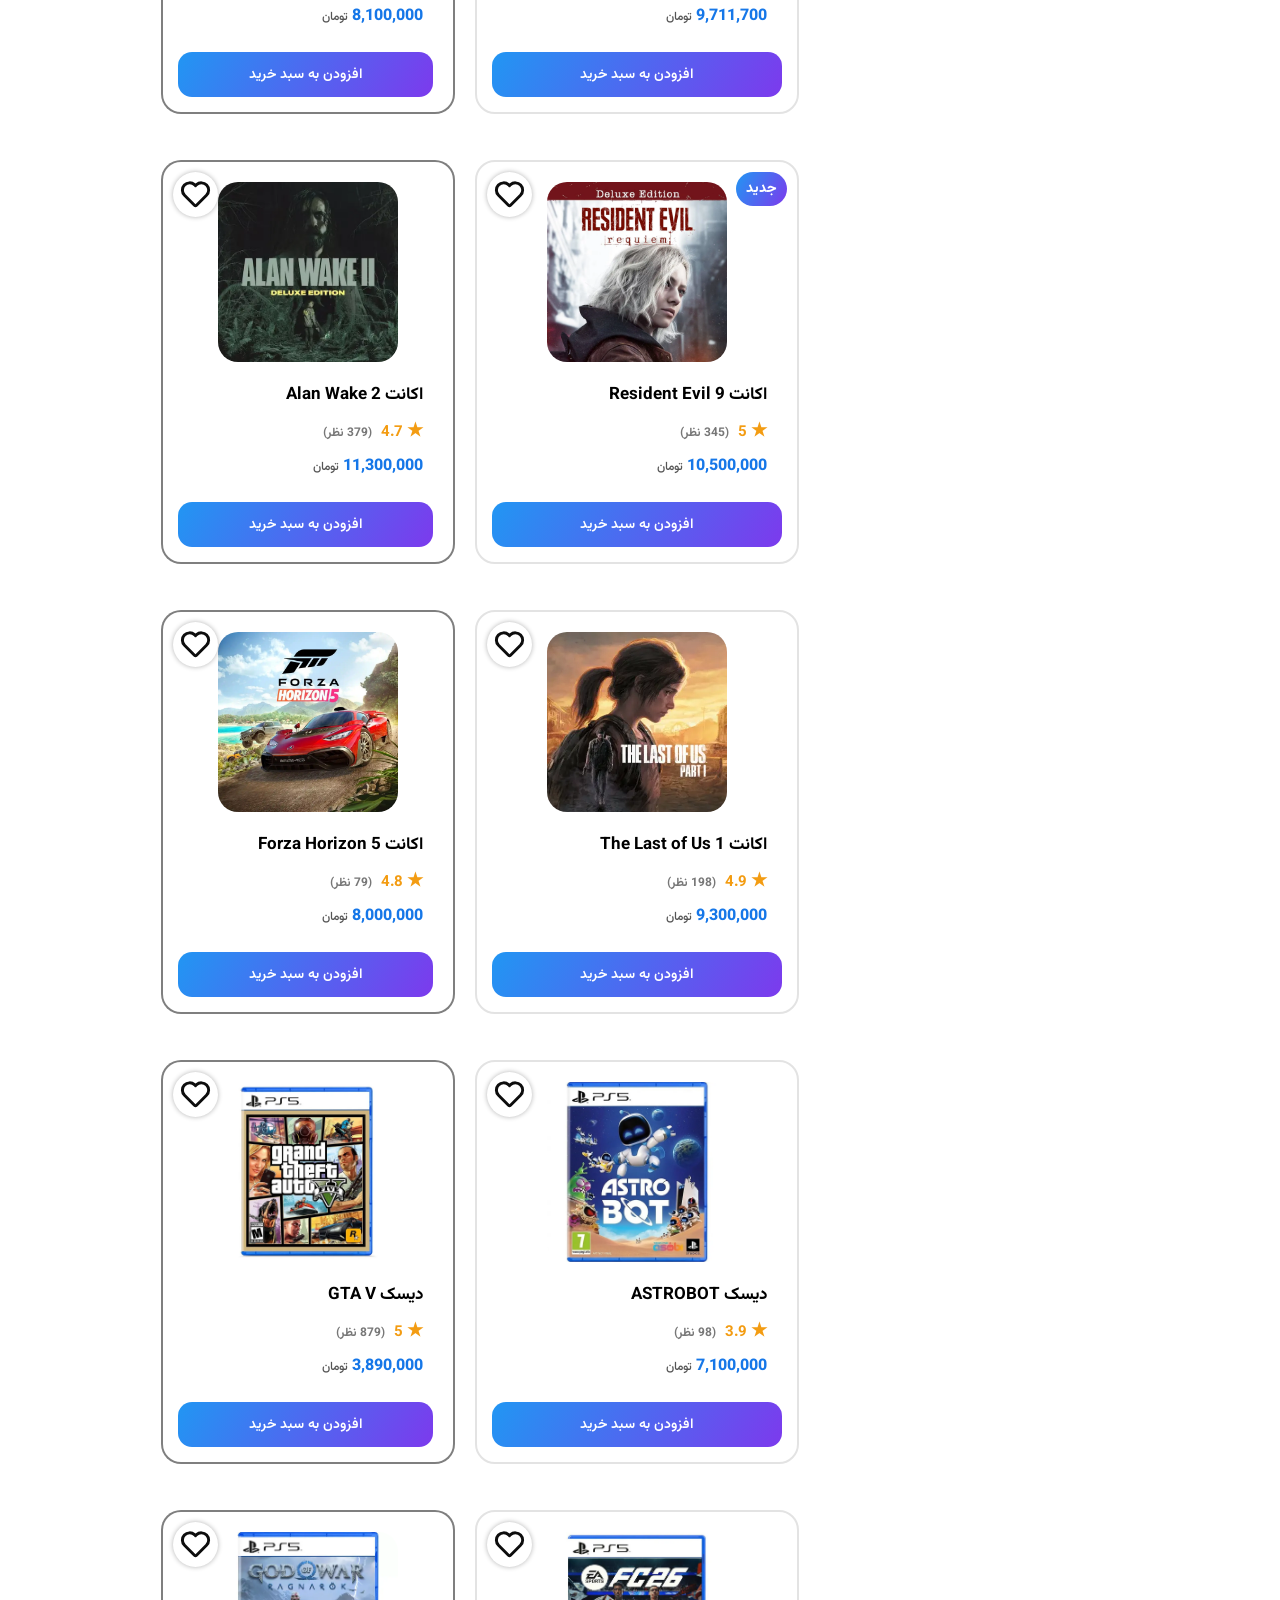
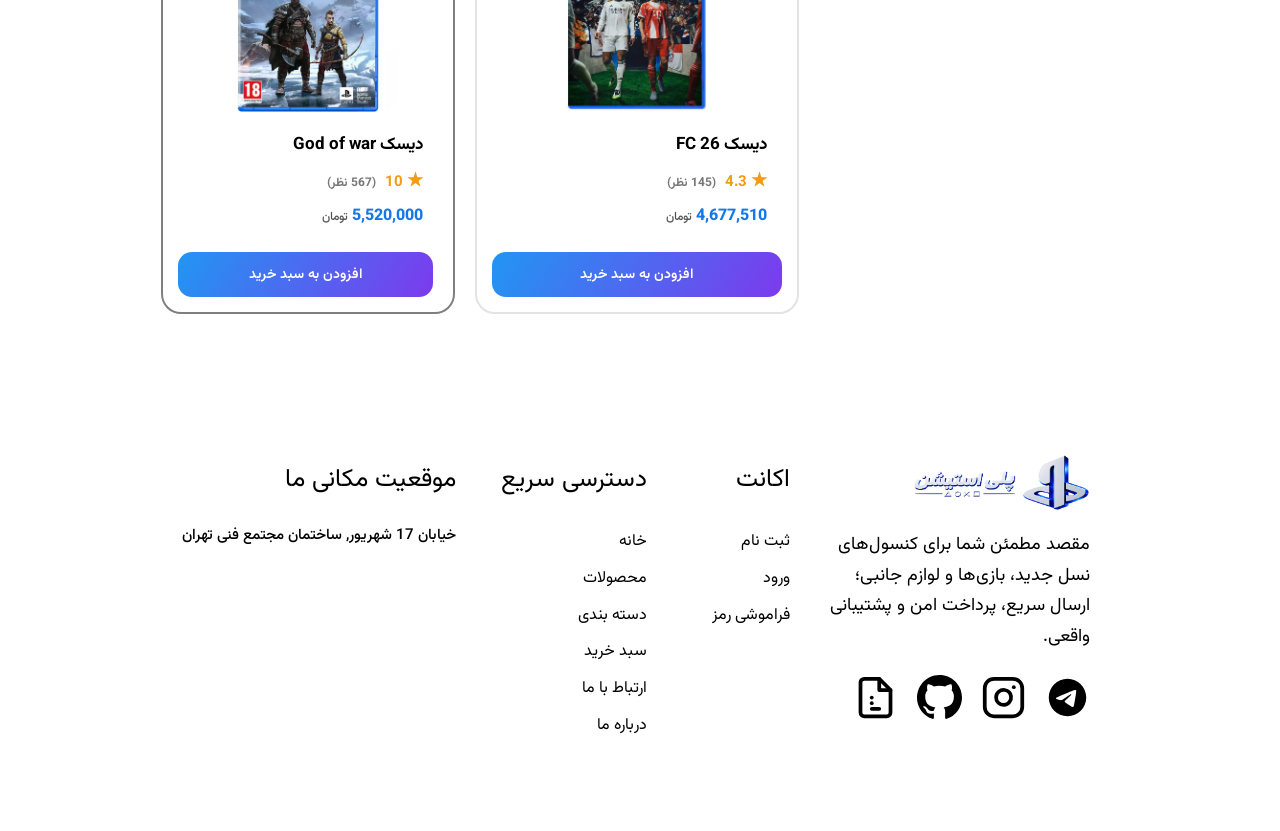
<file: product.html>
<!doctype html>
<html lang="en">

<head>
  <meta charset="UTF-8" />
  <meta name="viewport" content="width=device-width, initial-scale=1.0" />
  <title>پلی‌استیشن | محصولات</title>
  <link rel="stylesheet" href="css.css" />
</head>

<body class="body">
  <div id="loader">
    <div id="loader-c"></div>
  </div>
  <div id="div_badene">
    <div class="menu">
      <div id="icon">
        <a href="register.html"><img src="img/brand.png" id="brand" /></a>
      </div>
      <a href="register.html" class="a_menu">
        <div id="register_menu_sign">
          <p class="register_menu_p_white">ثبت نام</p>
        </div>
      </a>
      <a href="index.html" class="a_menu">
        <div class="register_menu">
          <p class="register_menu_p">خانه</p>
        </div>
      </a>
      <a href="product.html" class="a_menu">
        <div class="register_menu">
          <p class="register_menu_p">محصولات</p>
        </div>
      </a>
      <a href="index.html#categori" class="a_menu">
        <div class="register_menu">
          <p class="register_menu_p">دسته بندی</p>
        </div>
      </a>
      <a href="cart.html" class="a_menu">
        <div class="register_menu">
          <p class="register_menu_p">سبد خرید</p>
        </div>
      </a>
      <a href="about.html" class="a_menu">
        <div class="register_menu">
          <p class="register_menu_p">درباره ما</p>
        </div>
      </a>
      <div class="searchbar">
        <svg width="18" height="18" viewBox="0 0 24 24" fill="none" xmlns="http://www.w3.org/2000/svg"
          style="stroke: #777; stroke-width: 2">
          <circle cx="11" cy="11" r="7"></circle>
          <line x1="16" y1="16" x2="21" y2="21"></line>
        </svg>
        <input type="search" placeholder="جستجو..." />
      </div>
    </div>
    <div class="page-about">
      <div class="div-help">
        <span class="div-help-span"><b>فهرست کامل</b></span>
        <h2 class="div-help-h2-about">همه محصولات</h2>
        <p class="div-help-p-about">
          تمام کنسول‌ها، دسته‌های بازی، هدست‌ها، بازی‌ها و اشتراک‌های موجود ما را مرور کنید؛ <br> برای یافتن دقیقِ آنچه
          نیاز دارید، آن‌ها را بر اساس دسته‌بندی یا قیمت فیلتر کنید.
        </p>
      </div>
    </div>
    <div id="catalog-layout">
      <div id="catalog-sidebar">
        <h4>محصولات</h4>
        <div class="filter-group">
          <label class="filter-option"><input type="checkbox" checked> کنسول</label>
          <label class="filter-option"><input type="checkbox" checked> لوازم جانبی</label>
          <label class="filter-option"><input type="checkbox" checked>دیسک بازی</label>
          <label class="filter-option"><input type="checkbox" checked>اکانت بازی</label>
        </div>
        <h4>محدوده قیمت</h4>
        <div class="filter-group">
          <input type="range" min="0" max="260" value="80" class="price-range">
          <span>تا 254,450,800 تومان</span>
        </div>
        <h4>رتبه‌بندی</h4>
        <div class="filter-group">
          <label class="filter-option-star"><input type="checkbox">بالای ★4</label>
          <label class="filter-option-star"><input type="checkbox">بالای ★3</label>
        </div>
      </div>
      <div id="product">
        <a name="konsol"></a>
        <div class="main-Products">
          <div class="new">
            <svg class="fav" width="800px" height="800px" viewBox="0 0 24 24" fill="none"
              xmlns="http://www.w3.org/2000/svg">
              <path
                d="M12 4.528a6 6 0 0 0-8.243 8.715l6.829 6.828a2 2 0 0 0 2.828 0l6.829-6.828A6 6 0 0 0 12 4.528zm-1.172 1.644l.465.464a1 1 0 0 0 1.414 0l.465-.464a4 4 0 1 1 5.656 5.656L12 18.657l-6.828-6.829a4 4 0 0 1 5.656-5.656z"
                fill="#0D0D0D" />
            </svg>
            <img src="img/product/ps5pro.png" alt="" class="img" />
            <div class="product-info">
              <h3 class="product-name">کنسول پلی استیشن 5 پرو</h3>

              <div class="product-rating">
                <span class="star">★</span>
                <span>4.5</span>
                <span class="reviews">(128 نظر)</span>
              </div>

              <div class="product-price">254,450,800 <span>تومان</span></div>
            </div>
            <a href="">
              <div class="new-shop-b">افزودن به سبد خرید</div>
            </a>
          </div>
          <div class="product">
            <span class="product-span">جدید</span>
            <svg class="fav" width="800px" height="800px" viewBox="0 0 24 24" fill="none"
              xmlns="http://www.w3.org/2000/svg">
              <path
                d="M12 4.528a6 6 0 0 0-8.243 8.715l6.829 6.828a2 2 0 0 0 2.828 0l6.829-6.828A6 6 0 0 0 12 4.528zm-1.172 1.644l.465.464a1 1 0 0 0 1.414 0l.465-.464a4 4 0 1 1 5.656 5.656L12 18.657l-6.828-6.829a4 4 0 0 1 5.656-5.656z"
                fill="#0D0D0D" />
            </svg>
            <img src="img/product/headset.png" alt="" class="img" />
            <div class="product-info">
              <h3 class="product-name">هدست سونی مدل PULSE 3D</h3>

              <div class="product-rating">
                <span class="star">★</span>
                <span>4.8</span>
                <span class="reviews">(48 نظر)</span>
              </div>

              <div class="product-price">24,500,000 <span>تومان</span></div>
            </div>
            <a href="">
              <div class="new-shop">افزودن به سبد خرید</div>
            </a>
          </div>
        </div>
        <a name="lavazem"></a>
        <div class="main-Products">
          <div class="new">
            <svg class="fav" width="800px" height="800px" viewBox="0 0 24 24" fill="none"
              xmlns="http://www.w3.org/2000/svg">
              <path
                d="M12 4.528a6 6 0 0 0-8.243 8.715l6.829 6.828a2 2 0 0 0 2.828 0l6.829-6.828A6 6 0 0 0 12 4.528zm-1.172 1.644l.465.464a1 1 0 0 0 1.414 0l.465-.464a4 4 0 1 1 5.656 5.656L12 18.657l-6.828-6.829a4 4 0 0 1 5.656-5.656z"
                fill="#0D0D0D" />
            </svg>
            <img src="img/product/daste-ps5.png" alt="" class="img" />
            <div class="product-info">
              <h3 class="product-name">دسته بازی سونی مدل ps5</h3>

              <div class="product-rating">
                <span class="star">★</span>
                <span>4.3</span>
                <span class="reviews">(229 نظر)</span>
              </div>

              <div class="product-price">11,500,000 <span>تومان</span></div>
            </div>
            <a href="">
              <div class="new-shop-b">افزودن به سبد خرید</div>
            </a>
          </div>
          <div class="product">
            <svg class="fav" width="800px" height="800px" viewBox="0 0 24 24" fill="none"
              xmlns="http://www.w3.org/2000/svg">
              <path
                d="M12 4.528a6 6 0 0 0-8.243 8.715l6.829 6.828a2 2 0 0 0 2.828 0l6.829-6.828A6 6 0 0 0 12 4.528zm-1.172 1.644l.465.464a1 1 0 0 0 1.414 0l.465-.464a4 4 0 1 1 5.656 5.656L12 18.657l-6.828-6.829a4 4 0 0 1 5.656-5.656z"
                fill="#0D0D0D" />
            </svg>
            <img src="img/product/farman-ps5.png" alt="" class="img" />
            <div class="product-info">
              <h3 class="product-name">فرمان بازی لاجی مدل G923</h3>

              <div class="product-rating">
                <span class="star">★</span>
                <span>4.6</span>
                <span class="reviews">(21 نظر)</span>
              </div>

              <div class="product-price">90,049,700 <span>تومان</span></div>
            </div>
            <a href="">
              <div class="new-shop">افزودن به سبد خرید</div>
            </a>
          </div>
        </div>
        <div class="main-Products">
          <div class="new">
            <span class="product-span">جدید</span>
            <svg class="fav" width="800px" height="800px" viewBox="0 0 24 24" fill="none"
              xmlns="http://www.w3.org/2000/svg">
              <path
                d="M12 4.528a6 6 0 0 0-8.243 8.715l6.829 6.828a2 2 0 0 0 2.828 0l6.829-6.828A6 6 0 0 0 12 4.528zm-1.172 1.644l.465.464a1 1 0 0 0 1.414 0l.465-.464a4 4 0 1 1 5.656 5.656L12 18.657l-6.828-6.829a4 4 0 0 1 5.656-5.656z"
                fill="#0D0D0D" />
            </svg>
            <img src="img/product/sharger-ps5.png" alt="" class="img" />
            <div class="product-info">
              <h3 class="product-name">پایه شارژر دسته بازی سونی</h3>

              <div class="product-rating">
                <span class="star">★</span>
                <span>4.6</span>
                <span class="reviews">(112 نظر)</span>
              </div>

              <div class="product-price">9,711,700 <span>تومان</span></div>
            </div>
            <a href="">
              <div class="new-shop-b">افزودن به سبد خرید</div>
            </a>
          </div>
          <div class="product">
            <svg class="fav" width="800px" height="800px" viewBox="0 0 24 24" fill="none"
              xmlns="http://www.w3.org/2000/svg">
              <path
                d="M12 4.528a6 6 0 0 0-8.243 8.715l6.829 6.828a2 2 0 0 0 2.828 0l6.829-6.828A6 6 0 0 0 12 4.528zm-1.172 1.644l.465.464a1 1 0 0 0 1.414 0l.465-.464a4 4 0 1 1 5.656 5.656L12 18.657l-6.828-6.829a4 4 0 0 1 5.656-5.656z"
                fill="#0D0D0D" />
            </svg>
            <img src="img/product/kif-ps5.png" alt="" class="img" />
            <div class="product-info">
              <h3 class="product-name">کیف کنسول مدل Marinox Marvel</h3>

              <div class="product-rating">
                <span class="star">★</span>
                <span>4.1</span>
                <span class="reviews">(14 نظر)</span>
              </div>

              <div class="product-price">8,100,000 <span>تومان</span></div>
            </div>
            <a href="">
              <div class="new-shop">افزودن به سبد خرید</div>
            </a>
          </div>
        </div>
        <a name="acc"></a>
        <div class="main-Products">
          <div class="new">
            <span class="product-span">جدید</span>
            <svg class="fav" width="800px" height="800px" viewBox="0 0 24 24" fill="none"
              xmlns="http://www.w3.org/2000/svg">
              <path
                d="M12 4.528a6 6 0 0 0-8.243 8.715l6.829 6.828a2 2 0 0 0 2.828 0l6.829-6.828A6 6 0 0 0 12 4.528zm-1.172 1.644l.465.464a1 1 0 0 0 1.414 0l.465-.464a4 4 0 1 1 5.656 5.656L12 18.657l-6.828-6.829a4 4 0 0 1 5.656-5.656z"
                fill="#0D0D0D" />
            </svg>
            <img src="img/product/Resident-Evil-9-Requiem.webp" alt="" class="img-acc" />
            <div class="product-info">
              <h3 class="product-name">اكانت Resident Evil 9</h3>

              <div class="product-rating">
                <span class="star">★</span>
                <span>5</span>
                <span class="reviews">(345 نظر)</span>
              </div>

              <div class="product-price">10,500,000 <span>تومان</span></div>
            </div>
            <a href="">
              <div class="new-shop-b">افزودن به سبد خرید</div>
            </a>
          </div>
          <div class="product">
            <svg class="fav" width="800px" height="800px" viewBox="0 0 24 24" fill="none"
              xmlns="http://www.w3.org/2000/svg">
              <path
                d="M12 4.528a6 6 0 0 0-8.243 8.715l6.829 6.828a2 2 0 0 0 2.828 0l6.829-6.828A6 6 0 0 0 12 4.528zm-1.172 1.644l.465.464a1 1 0 0 0 1.414 0l.465-.464a4 4 0 1 1 5.656 5.656L12 18.657l-6.828-6.829a4 4 0 0 1 5.656-5.656z"
                fill="#0D0D0D" />
            </svg>
            <img src="img/product/Alan-Wake-2.webp" alt="" class="img-acc" />
            <div class="product-info">
              <h3 class="product-name">اکانت Alan Wake 2</h3>

              <div class="product-rating">
                <span class="star">★</span>
                <span>4.7</span>
                <span class="reviews">(379 نظر)</span>
              </div>

              <div class="product-price">11,300,000 <span>تومان</span></div>
            </div>
            <a href="">
              <div class="new-shop">افزودن به سبد خرید</div>
            </a>
          </div>
        </div>
        <div class="main-Products">
          <div class="new">
            <svg class="fav" width="800px" height="800px" viewBox="0 0 24 24" fill="none"
              xmlns="http://www.w3.org/2000/svg">
              <path
                d="M12 4.528a6 6 0 0 0-8.243 8.715l6.829 6.828a2 2 0 0 0 2.828 0l6.829-6.828A6 6 0 0 0 12 4.528zm-1.172 1.644l.465.464a1 1 0 0 0 1.414 0l.465-.464a4 4 0 1 1 5.656 5.656L12 18.657l-6.828-6.829a4 4 0 0 1 5.656-5.656z"
                fill="#0D0D0D" />
            </svg>
            <img src="img/product/The-Last-of-Us-Part-I.webp" alt="" class="img-acc" />
            <div class="product-info">
              <h3 class="product-name">اکانت The Last of Us 1</h3>

              <div class="product-rating">
                <span class="star">★</span>
                <span>4.9</span>
                <span class="reviews">(198 نظر)</span>
              </div>

              <div class="product-price">9,300,000 <span>تومان</span></div>
            </div>
            <a href="">
              <div class="new-shop-b">افزودن به سبد خرید</div>
            </a>
          </div>
          <div class="product">
            <svg class="fav" width="800px" height="800px" viewBox="0 0 24 24" fill="none"
              xmlns="http://www.w3.org/2000/svg">
              <path
                d="M12 4.528a6 6 0 0 0-8.243 8.715l6.829 6.828a2 2 0 0 0 2.828 0l6.829-6.828A6 6 0 0 0 12 4.528zm-1.172 1.644l.465.464a1 1 0 0 0 1.414 0l.465-.464a4 4 0 1 1 5.656 5.656L12 18.657l-6.828-6.829a4 4 0 0 1 5.656-5.656z"
                fill="#0D0D0D" />
            </svg>
            <img src="img/product/Forza-Horizon-5-1.webp" alt="" class="img-acc" />
            <div class="product-info">
              <h3 class="product-name">اكانت Forza Horizon 5</h3>

              <div class="product-rating">
                <span class="star">★</span>
                <span>4.8</span>
                <span class="reviews">(79 نظر)</span>
              </div>

              <div class="product-price">8,000,000 <span>تومان</span></div>
            </div>
            <a href="">
              <div class="new-shop">افزودن به سبد خرید</div>
            </a>
          </div>
        </div>
        <div class="main-Products">
          <div class="new">
            <svg class="fav" width="800px" height="800px" viewBox="0 0 24 24" fill="none"
              xmlns="http://www.w3.org/2000/svg">
              <path
                d="M12 4.528a6 6 0 0 0-8.243 8.715l6.829 6.828a2 2 0 0 0 2.828 0l6.829-6.828A6 6 0 0 0 12 4.528zm-1.172 1.644l.465.464a1 1 0 0 0 1.414 0l.465-.464a4 4 0 1 1 5.656 5.656L12 18.657l-6.828-6.829a4 4 0 0 1 5.656-5.656z"
                fill="#0D0D0D" />
            </svg>
            <img src="img/product/disc-astrobot.webp" alt="" class="img-acc" />
            <div class="product-info">
              <h3 class="product-name">دیسک ASTROBOT</h3>

              <div class="product-rating">
                <span class="star">★</span>
                <span>3.9</span>
                <span class="reviews">(98 نظر)</span>
              </div>

              <div class="product-price">7,100,000 <span>تومان</span></div>
            </div>
            <a href="">
              <div class="new-shop-b">افزودن به سبد خرید</div>
            </a>
          </div>
          <div class="product">
            <svg class="fav" width="800px" height="800px" viewBox="0 0 24 24" fill="none"
              xmlns="http://www.w3.org/2000/svg">
              <path
                d="M12 4.528a6 6 0 0 0-8.243 8.715l6.829 6.828a2 2 0 0 0 2.828 0l6.829-6.828A6 6 0 0 0 12 4.528zm-1.172 1.644l.465.464a1 1 0 0 0 1.414 0l.465-.464a4 4 0 1 1 5.656 5.656L12 18.657l-6.828-6.829a4 4 0 0 1 5.656-5.656z"
                fill="#0D0D0D" />
            </svg>
            <img src="img/product/disc-gta5.webp" alt="" class="img-acc" />
            <div class="product-info">
              <h3 class="product-name">دیسک GTA V</h3>

              <div class="product-rating">
                <span class="star">★</span>
                <span>5</span>
                <span class="reviews">(879 نظر)</span>
              </div>

              <div class="product-price">3,890,000 <span>تومان</span></div>
            </div>
            <a href="">
              <div class="new-shop">افزودن به سبد خرید</div>
            </a>
          </div>
        </div>
        <div class="main-Products">
          <div class="new">
            <svg class="fav" width="800px" height="800px" viewBox="0 0 24 24" fill="none"
              xmlns="http://www.w3.org/2000/svg">
              <path
                d="M12 4.528a6 6 0 0 0-8.243 8.715l6.829 6.828a2 2 0 0 0 2.828 0l6.829-6.828A6 6 0 0 0 12 4.528zm-1.172 1.644l.465.464a1 1 0 0 0 1.414 0l.465-.464a4 4 0 1 1 5.656 5.656L12 18.657l-6.828-6.829a4 4 0 0 1 5.656-5.656z"
                fill="#0D0D0D" />
            </svg>
            <img src="img/product/disc-fc26.webp" alt="" class="img-acc" />
            <div class="product-info">
              <h3 class="product-name">دیسک FC 26</h3>

              <div class="product-rating">
                <span class="star">★</span>
                <span>4.3</span>
                <span class="reviews">(145 نظر)</span>
              </div>

              <div class="product-price">4,677,510 <span>تومان</span></div>
            </div>
            <a href="">
              <div class="new-shop-b">افزودن به سبد خرید</div>
            </a>
          </div>
          <div class="product">
            <svg class="fav" width="800px" height="800px" viewBox="0 0 24 24" fill="none"
              xmlns="http://www.w3.org/2000/svg">
              <path
                d="M12 4.528a6 6 0 0 0-8.243 8.715l6.829 6.828a2 2 0 0 0 2.828 0l6.829-6.828A6 6 0 0 0 12 4.528zm-1.172 1.644l.465.464a1 1 0 0 0 1.414 0l.465-.464a4 4 0 1 1 5.656 5.656L12 18.657l-6.828-6.829a4 4 0 0 1 5.656-5.656z"
                fill="#0D0D0D" />
            </svg>
            <img src="img/product/disc-Godofwar.webp" alt="" class="img-acc" />
            <div class="product-info">
              <h3 class="product-name">دیسک God of war</h3>

              <div class="product-rating">
                <span class="star">★</span>
                <span>10</span>
                <span class="reviews">(567 نظر)</span>
              </div>

              <div class="product-price">5,520,000 <span>تومان</span></div>
            </div>
            <a href="">
              <div class="new-shop">افزودن به سبد خرید</div>
            </a>
          </div>
        </div>
      </div>
    </div>
    <div id="footer">
      <div id="footer-brands">
        <div id="brand-logo-footer">
          <img src="img/brand.png" alt="لگو برند" id="brand-logo-footer-img" loading="lazy" />
        </div>
        <div id="footer-nevesht">
          <span>مقصد مطمئن شما برای کنسول‌های نسل جدید، بازی‌ها و لوازم جانبی؛
            ارسال سریع، پرداخت امن و پشتیبانی واقعی.</span>
        </div>
        <div id="contact">
          <a href="https://t.me/KRATOS_GOD3" target="_blank"><svg width="24" height="24" viewBox="0 0 24 24"
              fill="#000000" class="ertebat">
              <path
                d="M12 2C6.48 2 2 6.48 2 12s4.48 10 10 10 10-4.48 10-10S17.52 2 12 2zm4.64 6.8c-.15 1.58-.8 5.42-1.13 7.19-.14.75-.42 1-.68 1.03-.58.05-1.02-.38-1.58-.75-.88-.58-1.38-.94-2.23-1.5-.99-.65-.35-1.01.22-1.59.15-.15 2.71-2.48 2.76-2.69a.2.2 0 00-.05-.18c-.06-.05-.14-.03-.21-.02-.09.02-1.49.95-4.22 2.79-.4.27-.76.41-1.08.4-.36-.01-1.04-.2-1.55-.37-.63-.2-1.12-.31-1.08-.66.02-.18.27-.36.74-.55 2.92-1.27 4.86-2.11 5.83-2.51 2.78-1.16 3.35-1.36 3.73-1.36.08 0 .27.02.39.12.1.08.13.19.14.27-.01.06.01.24 0 .38z" />
            </svg></a>
          <a href="https://instagram.com/arshamnorinia" target="_blank"><svg width="10" height="10" viewBox="0 0 24 24"
              fill="none" stroke="#000000" stroke-width="2" stroke-linecap="round" stroke-linejoin="round"
              class="ertebat">
              <rect x="2" y="2" width="20" height="20" rx="5" ry="5"></rect>
              <path d="M16 11.37A4 4 0 1 1 12.63 8 4 4 0 0 1 16 11.37z"></path>
              <line x1="17.5" y1="6.5" x2="17.51" y2="6.5"></line>
            </svg></a>
          <a href="https://github.com/arshamnori" target="_blank"><svg width="24" height="24" viewBox="0 0 24 24"
              fill="#000000" class="ertebat">
              <path
                d="M12 0C5.37 0 0 5.37 0 12c0 5.31 3.435 9.795 8.205 11.385.6.105.825-.255.825-.57 0-.285-.015-1.23-.015-2.235-3.015.555-3.795-.735-4.035-1.41-.135-.345-.72-1.41-1.23-1.695-.42-.225-1.02-.78-.015-.795.945-.015 1.62.87 1.845 1.23 1.08 1.815 2.805 1.305 3.495.99.105-.78.42-1.305.765-1.605-2.67-.3-5.46-1.335-5.46-5.925 0-1.305.465-2.385 1.23-3.225-.12-.3-.54-1.53.12-3.18 0 0 1.005-.315 3.3 1.23.96-.27 1.98-.405 3-.405s2.04.135 3 .405c2.295-1.56 3.3-1.23 3.3-1.23.66 1.65.24 2.88.12 3.18.765.84 1.23 1.905 1.23 3.225 0 4.605-2.805 5.625-5.475 5.925.435.375.81 1.095.81 2.22 0 1.605-.015 2.895-.015 3.3 0 .315.225.69.825.57A12.02 12.02 0 0024 12c0-6.63-5.37-12-12-12z" />
            </svg></a>
          <a href="" download="وب 1 آرشام نوری نیا"><svg width="24" height="24" viewBox="0 0 24 24" fill="none"
              stroke="#000000" stroke-width="2" stroke-linecap="round" stroke-linejoin="round" class="ertebat">
              <path d="M14 2H6a2 2 0 0 0-2 2v16a2 2 0 0 0 2 2h12a2 2 0 0 0 2-2V8z"></path>
              <polyline points="14 2 14 8 20 8"></polyline>
              <line x1="10" y1="12" x2="10" y2="12.01"></line>
              <line x1="10" y1="15" x2="10" y2="15.01"></line>
              <line x1="10" y1="18" x2="14" y2="18"></line>
            </svg></a>
        </div>
      </div>
      <div id="footer-account">
        <p>اکانت</p>
        <a href="register.html" class="footer-a">ثبت نام</a>
        <a href="login.html" class="footer-a">ورود</a>
        <a href="forget_password.html" class="footer-a">فراموشی رمز</a>
      </div>
      <div id="footer-links">
        <p>دسترسی سریع</p>
        <a href="index.html" class="footer-a">خانه</a>
        <a href="product.html" class="footer-a">محصولات</a>
        <a href="index.html#categori" class="footer-a">دسته بندی</a>
        <a href="cart.html" class="footer-a">سبد خرید</a>
        <a href="about.html#ertebat" class="footer-a">ارتباط با ما</a>
        <a href="about.html" class="footer-a">درباره ما</a>
      </div>
      <div id="footer-loc">
        <p>موقعیت مکانی ما</p>
        <span>خیابان 17 شهریور, ساختمان مجتمع فنی تهران</span>
        <iframe title="map-iframe" src="https://neshan.org/maps/iframe/places/sbSqHAY50AgU/33.4898592/48.3500479"
          width="260" height="200" allowfullscreen loading="lazy" id="map"></iframe>
      </div>
    </div>
    <hr id="hr" />
    <a href="https://t.me/KRATOS_GOD3" id="developer_a"><sup>&copy</sup>آرشام نوری نیا</a>
  </div>
</body>

</html>
</file>
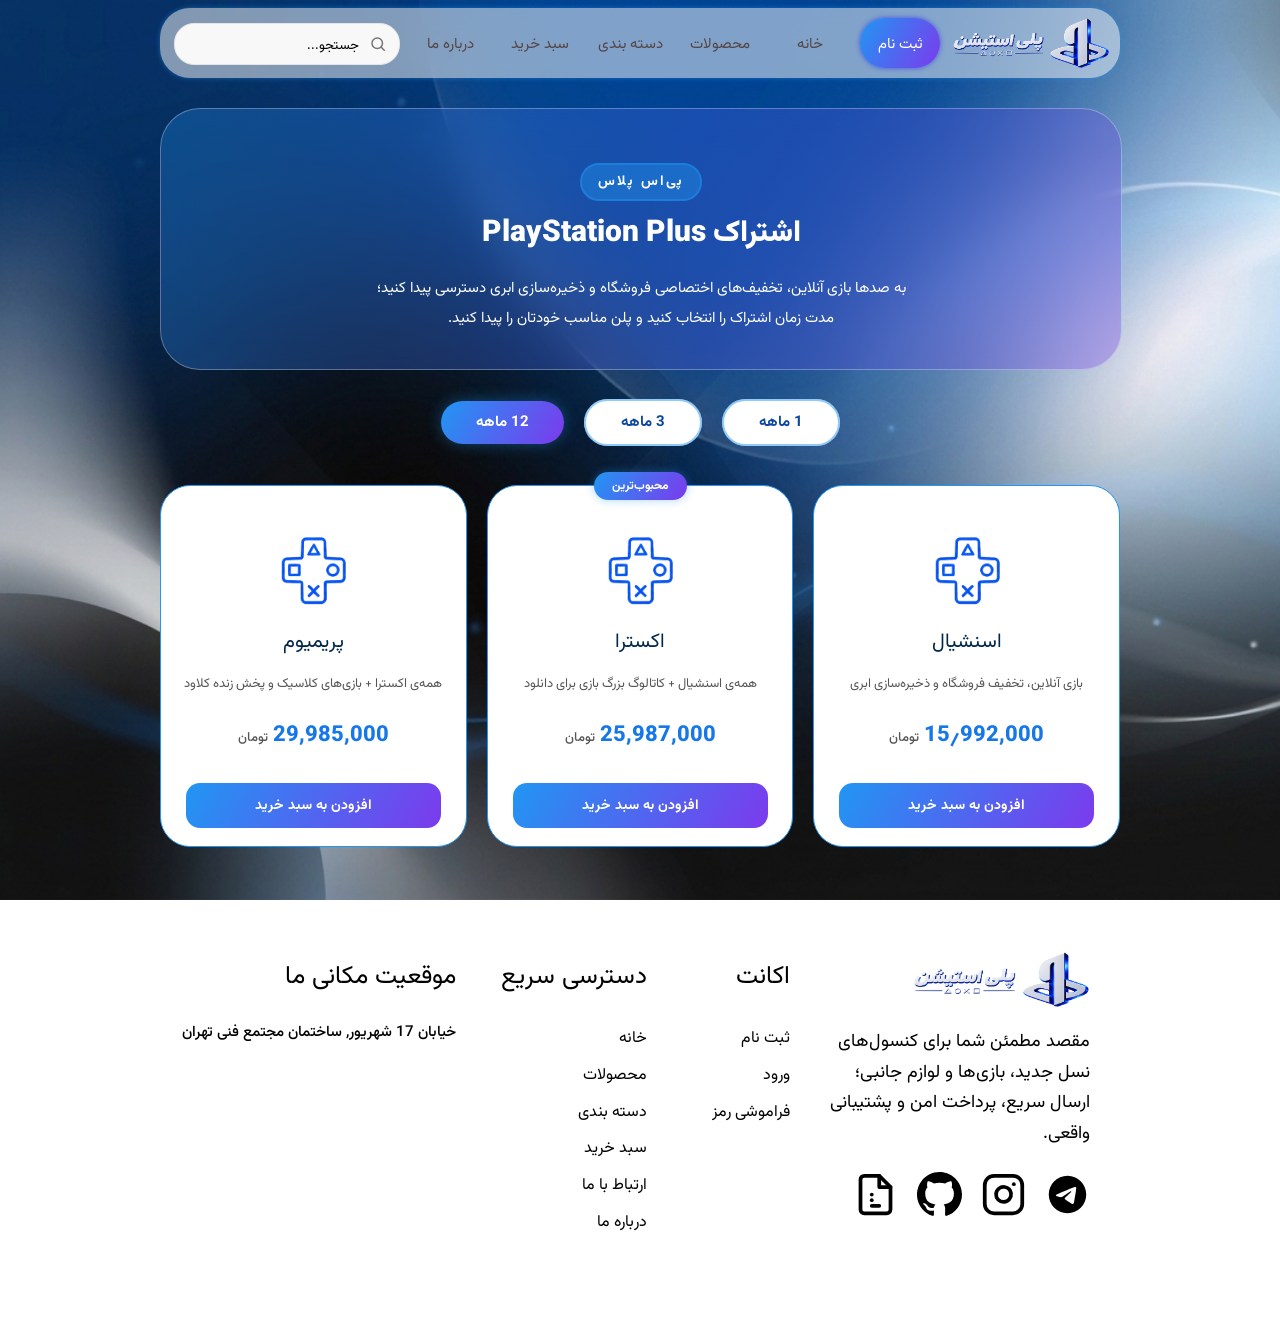
<file: psplus-12month.html>
<!doctype html>
<html lang="en">

<head>
    <meta charset="UTF-8" />
    <meta name="viewport" content="width=device-width, initial-scale=1.0" />
    <title>پلی‌استیشن | پی‌اس پلاس</title>
    <link rel="stylesheet" href="css.css" />
</head>

<body class="body">
    <div id="loader">
        <div id="loader-c"></div>
    </div>
    <div id="div_badene">
        <div class="menu">
            <div id="icon">
                <a href="register.html"><img src="img/brand.png" id="brand" /></a>
            </div>
            <a href="register.html" class="a_menu">
                <div id="register_menu_sign">
                    <p class="register_menu_p_white">ثبت نام</p>
                </div>
            </a>
            <a href="index.html" class="a_menu">
                <div class="register_menu">
                    <p class="register_menu_p">خانه</p>
                </div>
            </a>
            <a href="product.html" class="a_menu">
                <div class="register_menu">
                    <p class="register_menu_p">محصولات</p>
                </div>
            </a>
            <a href="index.html#categori" class="a_menu">
                <div class="register_menu">
                    <p class="register_menu_p">دسته بندی</p>
                </div>
            </a>
            <a href="cart.html" class="a_menu">
                <div class="register_menu">
                    <p class="register_menu_p">سبد خرید</p>
                </div>
            </a>
            <a href="about.html" class="a_menu">
                <div class="register_menu">
                    <p class="register_menu_p">درباره ما</p>
                </div>
            </a>
            <div class="searchbar">
                <svg width="18" height="18" viewBox="0 0 24 24" fill="none" xmlns="http://www.w3.org/2000/svg"
                    style="stroke: #777; stroke-width: 2">
                    <circle cx="11" cy="11" r="7"></circle>
                    <line x1="16" y1="16" x2="21" y2="21"></line>
                </svg>
                <input type="search" placeholder="جستجو..." />
            </div>
        </div>
        <div class="page-about">
            <div class="div-help">
                <span class="div-help-span"><b>پی‌اس پلاس</b></span>
                <h2 class="div-help-h2-about">اشتراک PlayStation Plus</h2>
                <p class="div-help-p-about">
                    به صدها بازی آنلاین، تخفیف‌های اختصاصی فروشگاه و ذخیره‌سازی ابری دسترسی پیدا کنید؛
                    <br>مدت زمان اشتراک را انتخاب کنید و پلن مناسب خودتان را پیدا کنید.
                </p>
            </div>
        </div>
        <div id="ps-plus">
            <a href="psplus-1month.html" class="a_menu"><span class="ps-month">1 ماهه</span></a>
            <a href="psplus-3month.html" class="a_menu"><span class="ps-month">3 ماهه</span></a>
            <a href="psplus-12month.html" class="a_menu"><span class="ps-month-select">12 ماهه</span></a>
        </div>
        <div class="ps-plans">
            <div class="ps-plan"><img src="img/icon/psplus.png" alt="" class="ps-img"><span
                    class="ps-plus-head">اسنشیال</span><span class="ps-plus-span">بازی آنلاین، تخفیف فروشگاه و
                    ذخیره‌سازی ابری</span>
                <div class="price-plus">15٫992,000 <span>تومان</span></div><a href="cart.html" class="a_menu"><span
                        class="shop-plus">افزودن به سبد خرید</span></a>
            </div>
            <div class="ps-plan">
                <div class="ps-plus-top">محبوب‌ترین</div><img src="img/icon/psplus.png" alt="" class="ps-img"><span
                    class="ps-plus-head">اکسترا</span><span class="ps-plus-span">همه‌ی اسنشیال + کاتالوگ بزرگ بازی برای
                    دانلود</span>
                <div class="price-plus">25,987,000 <span>تومان</span></div><a href="cart.html" class="a_menu"><span
                        class="shop-plus">افزودن به سبد خرید</span></a>
            </div>
            <div class="ps-plan"><img src="img/icon/psplus.png" alt="" class="ps-img"><span
                    class="ps-plus-head">پریمیوم</span><span class="ps-plus-span">همه‌ی اکسترا + بازی‌های کلاسیک و پخش
                    زنده کلاود</span>
                <div class="price-plus">29,985,000 <span>تومان</span></div><a href="cart.html" class="a_menu"><span
                        class="shop-plus">افزودن به سبد خرید</span></a>
            </div>
        </div>
        <div id="footer">
            <div id="footer-brands">
                <div id="brand-logo-footer">
                    <img src="img/brand.png" alt="لگو برند" id="brand-logo-footer-img" loading="lazy" />
                </div>
                <div id="footer-nevesht">
                    <span>مقصد مطمئن شما برای کنسول‌های نسل جدید، بازی‌ها و لوازم جانبی؛
                        ارسال سریع، پرداخت امن و پشتیبانی واقعی.</span>
                </div>
                <div id="contact">
                    <a href="https://t.me/KRATOS_GOD3" target="_blank"><svg width="24" height="24" viewBox="0 0 24 24"
                            fill="#000000" class="ertebat">
                            <path
                                d="M12 2C6.48 2 2 6.48 2 12s4.48 10 10 10 10-4.48 10-10S17.52 2 12 2zm4.64 6.8c-.15 1.58-.8 5.42-1.13 7.19-.14.75-.42 1-.68 1.03-.58.05-1.02-.38-1.58-.75-.88-.58-1.38-.94-2.23-1.5-.99-.65-.35-1.01.22-1.59.15-.15 2.71-2.48 2.76-2.69a.2.2 0 00-.05-.18c-.06-.05-.14-.03-.21-.02-.09.02-1.49.95-4.22 2.79-.4.27-.76.41-1.08.4-.36-.01-1.04-.2-1.55-.37-.63-.2-1.12-.31-1.08-.66.02-.18.27-.36.74-.55 2.92-1.27 4.86-2.11 5.83-2.51 2.78-1.16 3.35-1.36 3.73-1.36.08 0 .27.02.39.12.1.08.13.19.14.27-.01.06.01.24 0 .38z" />
                        </svg></a>
                    <a href="https://instagram.com/arshamnorinia" target="_blank"><svg width="10" height="10"
                            viewBox="0 0 24 24" fill="none" stroke="#000000" stroke-width="2" stroke-linecap="round"
                            stroke-linejoin="round" class="ertebat">
                            <rect x="2" y="2" width="20" height="20" rx="5" ry="5"></rect>
                            <path d="M16 11.37A4 4 0 1 1 12.63 8 4 4 0 0 1 16 11.37z"></path>
                            <line x1="17.5" y1="6.5" x2="17.51" y2="6.5"></line>
                        </svg></a>
                    <a href="https://github.com/arshamnori" target="_blank"><svg width="24" height="24"
                            viewBox="0 0 24 24" fill="#000000" class="ertebat">
                            <path
                                d="M12 0C5.37 0 0 5.37 0 12c0 5.31 3.435 9.795 8.205 11.385.6.105.825-.255.825-.57 0-.285-.015-1.23-.015-2.235-3.015.555-3.795-.735-4.035-1.41-.135-.345-.72-1.41-1.23-1.695-.42-.225-1.02-.78-.015-.795.945-.015 1.62.87 1.845 1.23 1.08 1.815 2.805 1.305 3.495.99.105-.78.42-1.305.765-1.605-2.67-.3-5.46-1.335-5.46-5.925 0-1.305.465-2.385 1.23-3.225-.12-.3-.54-1.53.12-3.18 0 0 1.005-.315 3.3 1.23.96-.27 1.98-.405 3-.405s2.04.135 3 .405c2.295-1.56 3.3-1.23 3.3-1.23.66 1.65.24 2.88.12 3.18.765.84 1.23 1.905 1.23 3.225 0 4.605-2.805 5.625-5.475 5.925.435.375.81 1.095.81 2.22 0 1.605-.015 2.895-.015 3.3 0 .315.225.69.825.57A12.02 12.02 0 0024 12c0-6.63-5.37-12-12-12z" />
                        </svg></a>
                    <a href="" download="وب 1 آرشام نوری نیا"><svg width="24" height="24" viewBox="0 0 24 24"
                            fill="none" stroke="#000000" stroke-width="2" stroke-linecap="round" stroke-linejoin="round"
                            class="ertebat">
                            <path d="M14 2H6a2 2 0 0 0-2 2v16a2 2 0 0 0 2 2h12a2 2 0 0 0 2-2V8z"></path>
                            <polyline points="14 2 14 8 20 8"></polyline>
                            <line x1="10" y1="12" x2="10" y2="12.01"></line>
                            <line x1="10" y1="15" x2="10" y2="15.01"></line>
                            <line x1="10" y1="18" x2="14" y2="18"></line>
                        </svg></a>
                </div>
            </div>
            <div id="footer-account">
                <p>اکانت</p>
                <a href="register.html" class="footer-a">ثبت نام</a>
                <a href="login.html" class="footer-a">ورود</a>
                <a href="forget_password.html" class="footer-a">فراموشی رمز</a>
            </div>
            <div id="footer-links">
                <p>دسترسی سریع</p>
                <a href="index.html" class="footer-a">خانه</a>
                <a href="product.html" class="footer-a">محصولات</a>
                <a href="index.html#categori" class="footer-a">دسته بندی</a>
                <a href="cart.html" class="footer-a">سبد خرید</a>
                <a href="about.html#ertebat" class="footer-a">ارتباط با ما</a>
                <a href="about.html" class="footer-a">درباره ما</a>
            </div>
            <div id="footer-loc">
                <p>موقعیت مکانی ما</p>
                <span>خیابان 17 شهریور, ساختمان مجتمع فنی تهران</span>
                <iframe title="map-iframe"
                    src="https://neshan.org/maps/iframe/places/sbSqHAY50AgU/33.4898592/48.3500479" width="260"
                    height="200" allowfullscreen loading="lazy" id="map"></iframe>
            </div>
        </div>
        <hr id="hr" />
        <a href="https://t.me/KRATOS_GOD3" id="developer_a"><sup>&copy</sup>آرشام نوری نیا</a>
    </div>
</body>

</html>
</file>
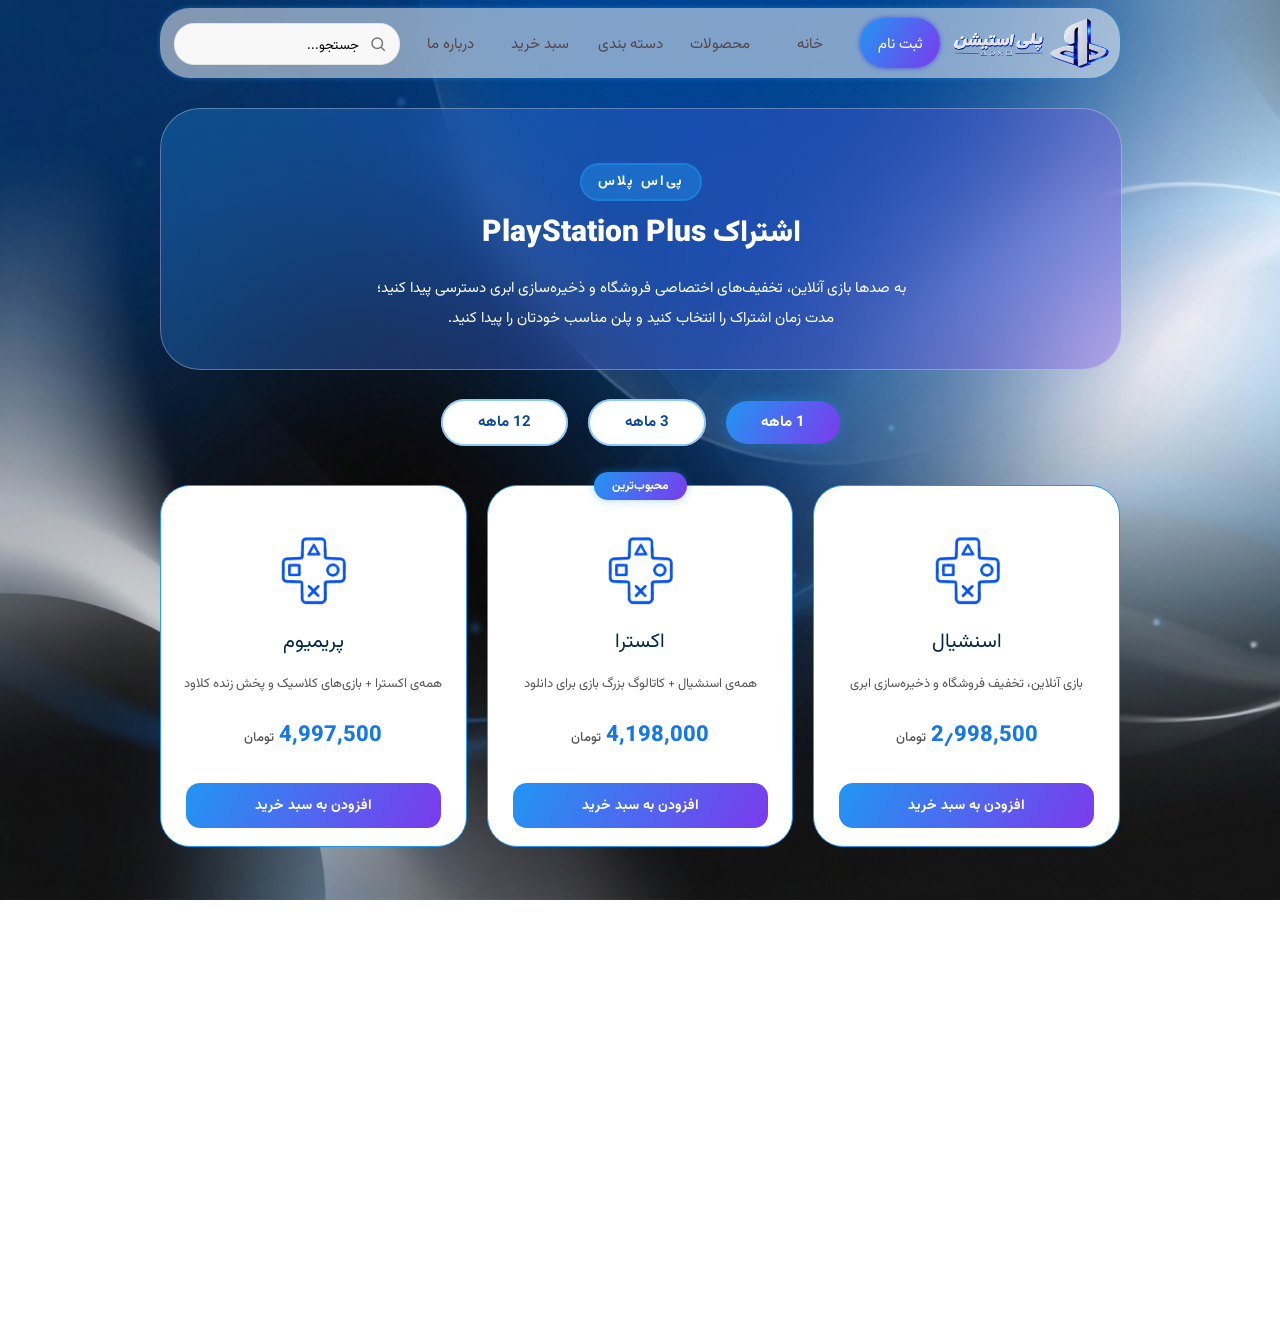
<file: psplus-1month.html>
<!doctype html>
<html lang="en">

<head>
  <meta charset="UTF-8" />
  <meta name="viewport" content="width=device-width, initial-scale=1.0" />
  <title>پلی‌استیشن | پی‌اس پلاس</title>
  <link rel="stylesheet" href="css.css" />
</head>

<body class="body">
  <div id="loader">
    <div id="loader-c"></div>
  </div>
  <div id="div_badene">
    <div class="menu">
      <div id="icon">
        <a href="register.html"><img src="img/brand.png" id="brand" /></a>
      </div>
      <a href="register.html" class="a_menu">
        <div id="register_menu_sign">
          <p class="register_menu_p_white">ثبت نام</p>
        </div>
      </a>
      <a href="index.html" class="a_menu">
        <div class="register_menu">
          <p class="register_menu_p">خانه</p>
        </div>
      </a>
      <a href="product.html" class="a_menu">
        <div class="register_menu">
          <p class="register_menu_p">محصولات</p>
        </div>
      </a>
      <a href="index.html#categori" class="a_menu">
        <div class="register_menu">
          <p class="register_menu_p">دسته بندی</p>
        </div>
      </a>
      <a href="cart.html" class="a_menu">
        <div class="register_menu">
          <p class="register_menu_p">سبد خرید</p>
        </div>
      </a>
      <a href="about.html" class="a_menu">
        <div class="register_menu">
          <p class="register_menu_p">درباره ما</p>
        </div>
      </a>
      <div class="searchbar">
        <svg width="18" height="18" viewBox="0 0 24 24" fill="none" xmlns="http://www.w3.org/2000/svg"
          style="stroke: #777; stroke-width: 2">
          <circle cx="11" cy="11" r="7"></circle>
          <line x1="16" y1="16" x2="21" y2="21"></line>
        </svg>
        <input type="search" placeholder="جستجو..." />
      </div>
    </div>
    <div class="page-about">
      <div class="div-help">
        <span class="div-help-span"><b>پی‌اس پلاس</b></span>
        <h2 class="div-help-h2-about">اشتراک PlayStation Plus</h2>
        <p class="div-help-p-about">
          به صدها بازی آنلاین، تخفیف‌های اختصاصی فروشگاه و ذخیره‌سازی ابری دسترسی پیدا کنید؛
          <br>مدت زمان اشتراک را انتخاب کنید و پلن مناسب خودتان را پیدا کنید.
        </p>
      </div>
    </div>
    <div id="ps-plus">
      <a href="psplus-1month.html" class="a_menu"><span class="ps-month-select">1 ماهه</span></a>
      <a href="psplus-3month.html" class="a_menu"><span class="ps-month">3 ماهه</span></a>
      <a href="psplus-12month.html" class="a_menu"><span class="ps-month">12 ماهه</span></a>
    </div>
    <div class="ps-plans">
      <div class="ps-plan"><img src="img/icon/psplus.png" alt="" class="ps-img"><span
          class="ps-plus-head">اسنشیال</span><span class="ps-plus-span">بازی آنلاین، تخفیف فروشگاه و ذخیره‌سازی
          ابری</span>
        <div class="price-plus">2٫998,500 <span>تومان</span></div><a href="cart.html" class="a_menu"><span
            class="shop-plus">افزودن به سبد خرید</span></a>
      </div>
      <div class="ps-plan">
        <div class="ps-plus-top">محبوب‌ترین</div><img src="img/icon/psplus.png" alt="" class="ps-img"><span
          class="ps-plus-head">اکسترا</span><span class="ps-plus-span">همه‌ی اسنشیال + کاتالوگ بزرگ بازی برای
          دانلود</span>
        <div class="price-plus">4,198,000 <span>تومان</span></div><a href="cart.html" class="a_menu"><span
            class="shop-plus">افزودن به سبد خرید</span></a>
      </div>
      <div class="ps-plan"><img src="img/icon/psplus.png" alt="" class="ps-img"><span
          class="ps-plus-head">پریمیوم</span><span class="ps-plus-span">همه‌ی اکسترا + بازی‌های کلاسیک و پخش زنده
          کلاود</span>
        <div class="price-plus">4,997,500 <span>تومان</span></div><a href="cart.html" class="a_menu"><span
            class="shop-plus">افزودن به سبد خرید</span></a>
      </div>
    </div>
    <div id="footer">
      <div id="footer-brands">
        <div id="brand-logo-footer">
          <img src="img/brand.png" alt="لگو برند" id="brand-logo-footer-img" loading="lazy" />
        </div>
        <div id="footer-nevesht">
          <span>مقصد مطمئن شما برای کنسول‌های نسل جدید، بازی‌ها و لوازم جانبی؛
            ارسال سریع، پرداخت امن و پشتیبانی واقعی.</span>
        </div>
        <div id="contact">
          <a href="https://t.me/KRATOS_GOD3" target="_blank"><svg width="24" height="24" viewBox="0 0 24 24"
              fill="#000000" class="ertebat">
              <path
                d="M12 2C6.48 2 2 6.48 2 12s4.48 10 10 10 10-4.48 10-10S17.52 2 12 2zm4.64 6.8c-.15 1.58-.8 5.42-1.13 7.19-.14.75-.42 1-.68 1.03-.58.05-1.02-.38-1.58-.75-.88-.58-1.38-.94-2.23-1.5-.99-.65-.35-1.01.22-1.59.15-.15 2.71-2.48 2.76-2.69a.2.2 0 00-.05-.18c-.06-.05-.14-.03-.21-.02-.09.02-1.49.95-4.22 2.79-.4.27-.76.41-1.08.4-.36-.01-1.04-.2-1.55-.37-.63-.2-1.12-.31-1.08-.66.02-.18.27-.36.74-.55 2.92-1.27 4.86-2.11 5.83-2.51 2.78-1.16 3.35-1.36 3.73-1.36.08 0 .27.02.39.12.1.08.13.19.14.27-.01.06.01.24 0 .38z" />
            </svg></a>
          <a href="https://instagram.com/arshamnorinia" target="_blank"><svg width="10" height="10" viewBox="0 0 24 24"
              fill="none" stroke="#000000" stroke-width="2" stroke-linecap="round" stroke-linejoin="round"
              class="ertebat">
              <rect x="2" y="2" width="20" height="20" rx="5" ry="5"></rect>
              <path d="M16 11.37A4 4 0 1 1 12.63 8 4 4 0 0 1 16 11.37z"></path>
              <line x1="17.5" y1="6.5" x2="17.51" y2="6.5"></line>
            </svg></a>
          <a href="https://github.com/arshamnori" target="_blank"><svg width="24" height="24" viewBox="0 0 24 24"
              fill="#000000" class="ertebat">
              <path
                d="M12 0C5.37 0 0 5.37 0 12c0 5.31 3.435 9.795 8.205 11.385.6.105.825-.255.825-.57 0-.285-.015-1.23-.015-2.235-3.015.555-3.795-.735-4.035-1.41-.135-.345-.72-1.41-1.23-1.695-.42-.225-1.02-.78-.015-.795.945-.015 1.62.87 1.845 1.23 1.08 1.815 2.805 1.305 3.495.99.105-.78.42-1.305.765-1.605-2.67-.3-5.46-1.335-5.46-5.925 0-1.305.465-2.385 1.23-3.225-.12-.3-.54-1.53.12-3.18 0 0 1.005-.315 3.3 1.23.96-.27 1.98-.405 3-.405s2.04.135 3 .405c2.295-1.56 3.3-1.23 3.3-1.23.66 1.65.24 2.88.12 3.18.765.84 1.23 1.905 1.23 3.225 0 4.605-2.805 5.625-5.475 5.925.435.375.81 1.095.81 2.22 0 1.605-.015 2.895-.015 3.3 0 .315.225.69.825.57A12.02 12.02 0 0024 12c0-6.63-5.37-12-12-12z" />
            </svg></a>
          <a href="" download="وب 1 آرشام نوری نیا"><svg width="24" height="24" viewBox="0 0 24 24" fill="none"
              stroke="#000000" stroke-width="2" stroke-linecap="round" stroke-linejoin="round" class="ertebat">
              <path d="M14 2H6a2 2 0 0 0-2 2v16a2 2 0 0 0 2 2h12a2 2 0 0 0 2-2V8z"></path>
              <polyline points="14 2 14 8 20 8"></polyline>
              <line x1="10" y1="12" x2="10" y2="12.01"></line>
              <line x1="10" y1="15" x2="10" y2="15.01"></line>
              <line x1="10" y1="18" x2="14" y2="18"></line>
            </svg></a>
        </div>
      </div>
      <div id="footer-account">
        <p>اکانت</p>
        <a href="register.html" class="footer-a">ثبت نام</a>
        <a href="login.html" class="footer-a">ورود</a>
        <a href="forget_password.html" class="footer-a">فراموشی رمز</a>
      </div>
      <div id="footer-links">
        <p>دسترسی سریع</p>
        <a href="index.html" class="footer-a">خانه</a>
        <a href="product.html" class="footer-a">محصولات</a>
        <a href="index.html#categori" class="footer-a">دسته بندی</a>
        <a href="cart.html" class="footer-a">سبد خرید</a>
        <a href="about.html#ertebat" class="footer-a">ارتباط با ما</a>
        <a href="about.html" class="footer-a">درباره ما</a>
      </div>
      <div id="footer-loc">
        <p>موقعیت مکانی ما</p>
        <span>خیابان 17 شهریور, ساختمان مجتمع فنی تهران</span>
        <iframe title="map-iframe" src="https://neshan.org/maps/iframe/places/sbSqHAY50AgU/33.4898592/48.3500479"
          width="260" height="200" allowfullscreen loading="lazy" id="map"></iframe>
      </div>
    </div>
    <hr id="hr" />
    <a href="https://t.me/KRATOS_GOD3" id="developer_a"><sup>&copy</sup>آرشام نوری نیا</a>
  </div>
</body>

</html>
</file>
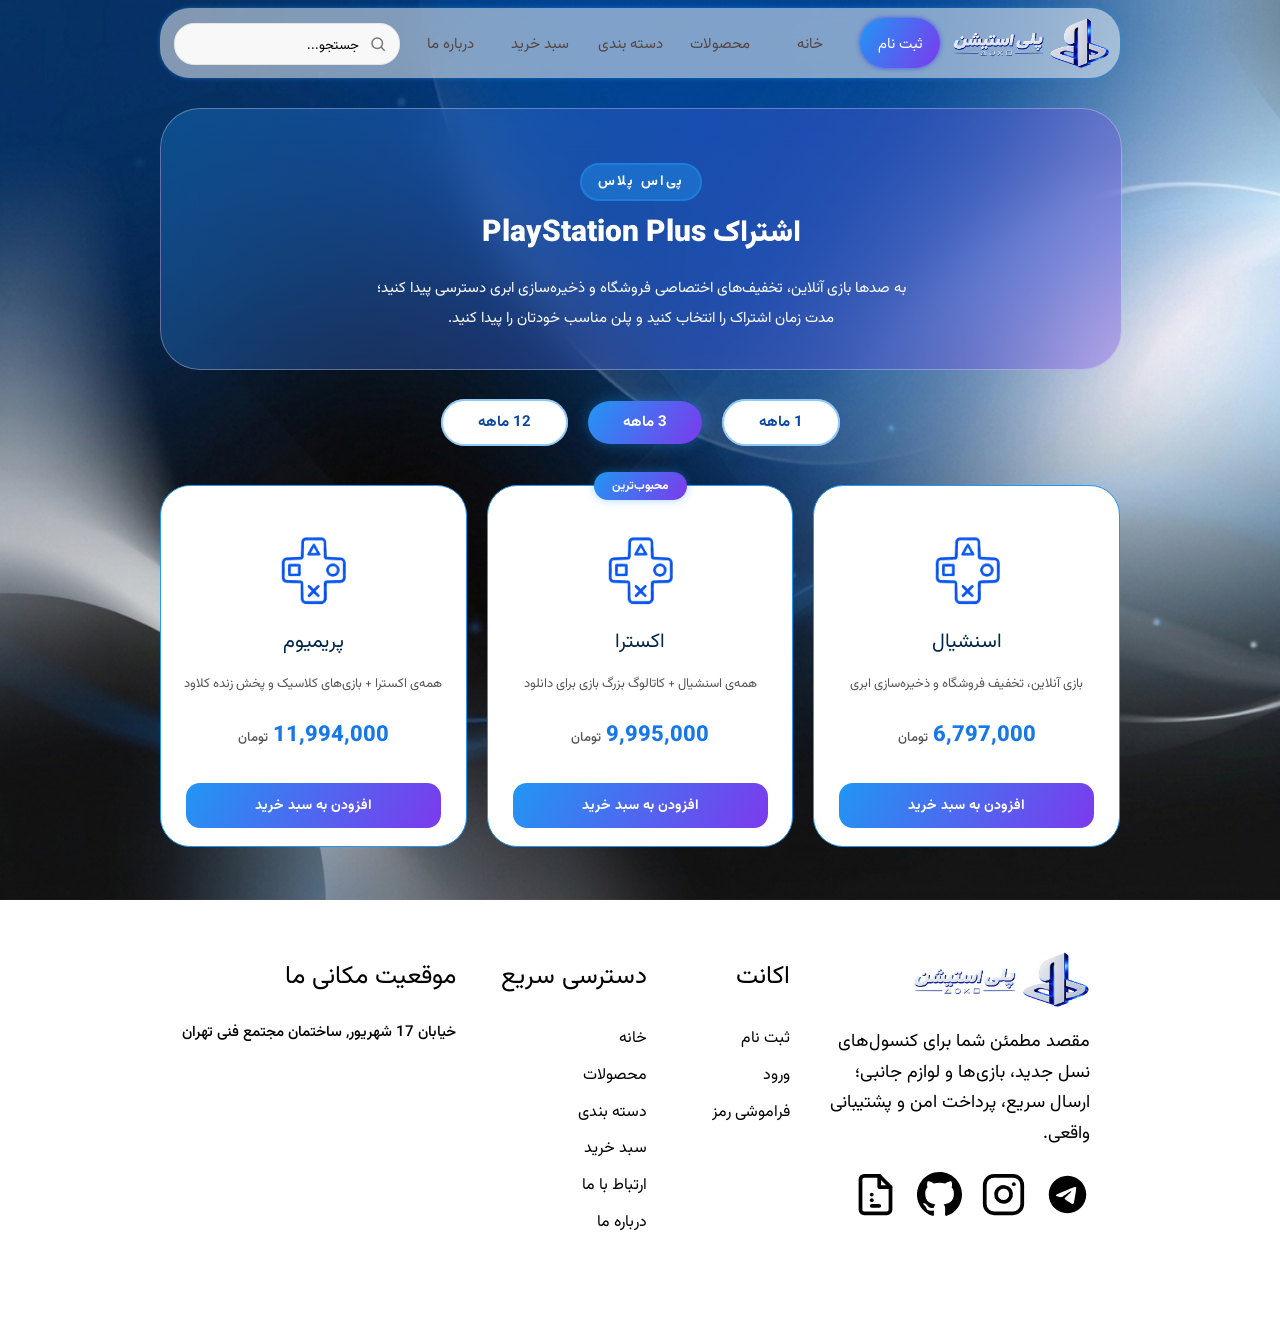
<file: psplus-3month.html>
<!doctype html>
<html lang="en">

<head>
    <meta charset="UTF-8" />
    <meta name="viewport" content="width=device-width, initial-scale=1.0" />
    <title>پلی‌استیشن | پی‌اس پلاس</title>
    <link rel="stylesheet" href="css.css" />
</head>

<body class="body">
    <div id="loader">
        <div id="loader-c"></div>
    </div>
    <div id="div_badene">
        <div class="menu">
            <div id="icon">
                <a href="register.html"><img src="img/brand.png" id="brand" /></a>
            </div>
            <a href="register.html" class="a_menu">
                <div id="register_menu_sign">
                    <p class="register_menu_p_white">ثبت نام</p>
                </div>
            </a>
            <a href="index.html" class="a_menu">
                <div class="register_menu">
                    <p class="register_menu_p">خانه</p>
                </div>
            </a>
            <a href="product.html" class="a_menu">
                <div class="register_menu">
                    <p class="register_menu_p">محصولات</p>
                </div>
            </a>
            <a href="index.html#categori" class="a_menu">
                <div class="register_menu">
                    <p class="register_menu_p">دسته بندی</p>
                </div>
            </a>
            <a href="cart.html" class="a_menu">
                <div class="register_menu">
                    <p class="register_menu_p">سبد خرید</p>
                </div>
            </a>
            <a href="about.html" class="a_menu">
                <div class="register_menu">
                    <p class="register_menu_p">درباره ما</p>
                </div>
            </a>
            <div class="searchbar">
                <svg width="18" height="18" viewBox="0 0 24 24" fill="none" xmlns="http://www.w3.org/2000/svg"
                    style="stroke: #777; stroke-width: 2">
                    <circle cx="11" cy="11" r="7"></circle>
                    <line x1="16" y1="16" x2="21" y2="21"></line>
                </svg>
                <input type="search" placeholder="جستجو..." />
            </div>
        </div>
        <div class="page-about">
            <div class="div-help">
                <span class="div-help-span"><b>پی‌اس پلاس</b></span>
                <h2 class="div-help-h2-about">اشتراک PlayStation Plus</h2>
                <p class="div-help-p-about">
                    به صدها بازی آنلاین، تخفیف‌های اختصاصی فروشگاه و ذخیره‌سازی ابری دسترسی پیدا کنید؛
                    <br>مدت زمان اشتراک را انتخاب کنید و پلن مناسب خودتان را پیدا کنید.
                </p>
            </div>
        </div>
        <div id="ps-plus">
            <a href="psplus-1month.html" class="a_menu"><span class="ps-month">1 ماهه</span></a>
            <a href="psplus-3month.html" class="a_menu"><span class="ps-month-select">3 ماهه</span></a>
            <a href="psplus-12month.html" class="a_menu"><span class="ps-month">12 ماهه</span></a>
        </div>
        <div class="ps-plans">
            <div class="ps-plan"><img src="img/icon/psplus.png" alt="" class="ps-img"><span
                    class="ps-plus-head">اسنشیال</span><span class="ps-plus-span">بازی آنلاین، تخفیف فروشگاه و
                    ذخیره‌سازی ابری</span>
                <div class="price-plus">6,797,000 <span>تومان</span></div><a href="cart.html" class="a_menu"><span
                        class="shop-plus">افزودن به سبد خرید</span></a>
            </div>
            <div class="ps-plan">
                <div class="ps-plus-top">محبوب‌ترین</div><img src="img/icon/psplus.png" alt="" class="ps-img"><span
                    class="ps-plus-head">اکسترا</span><span class="ps-plus-span">همه‌ی اسنشیال + کاتالوگ بزرگ بازی برای
                    دانلود</span>
                <div class="price-plus">9,995,000 <span>تومان</span></div><a href="cart.html" class="a_menu"><span
                        class="shop-plus">افزودن به سبد خرید</span></a>
            </div>
            <div class="ps-plan"><img src="img/icon/psplus.png" alt="" class="ps-img"><span
                    class="ps-plus-head">پریمیوم</span><span class="ps-plus-span">همه‌ی اکسترا + بازی‌های کلاسیک و پخش
                    زنده کلاود</span>
                <div class="price-plus">11,994,000 <span>تومان</span></div><a href="cart.html" class="a_menu"><span
                        class="shop-plus">افزودن به سبد خرید</span></a>
            </div>
        </div>
        <div id="footer">
            <div id="footer-brands">
                <div id="brand-logo-footer">
                    <img src="img/brand.png" alt="لگو برند" id="brand-logo-footer-img" loading="lazy" />
                </div>
                <div id="footer-nevesht">
                    <span>مقصد مطمئن شما برای کنسول‌های نسل جدید، بازی‌ها و لوازم جانبی؛
                        ارسال سریع، پرداخت امن و پشتیبانی واقعی.</span>
                </div>
                <div id="contact">
                    <a href="https://t.me/KRATOS_GOD3" target="_blank"><svg width="24" height="24" viewBox="0 0 24 24"
                            fill="#000000" class="ertebat">
                            <path
                                d="M12 2C6.48 2 2 6.48 2 12s4.48 10 10 10 10-4.48 10-10S17.52 2 12 2zm4.64 6.8c-.15 1.58-.8 5.42-1.13 7.19-.14.75-.42 1-.68 1.03-.58.05-1.02-.38-1.58-.75-.88-.58-1.38-.94-2.23-1.5-.99-.65-.35-1.01.22-1.59.15-.15 2.71-2.48 2.76-2.69a.2.2 0 00-.05-.18c-.06-.05-.14-.03-.21-.02-.09.02-1.49.95-4.22 2.79-.4.27-.76.41-1.08.4-.36-.01-1.04-.2-1.55-.37-.63-.2-1.12-.31-1.08-.66.02-.18.27-.36.74-.55 2.92-1.27 4.86-2.11 5.83-2.51 2.78-1.16 3.35-1.36 3.73-1.36.08 0 .27.02.39.12.1.08.13.19.14.27-.01.06.01.24 0 .38z" />
                        </svg></a>
                    <a href="https://instagram.com/arshamnorinia" target="_blank"><svg width="10" height="10"
                            viewBox="0 0 24 24" fill="none" stroke="#000000" stroke-width="2" stroke-linecap="round"
                            stroke-linejoin="round" class="ertebat">
                            <rect x="2" y="2" width="20" height="20" rx="5" ry="5"></rect>
                            <path d="M16 11.37A4 4 0 1 1 12.63 8 4 4 0 0 1 16 11.37z"></path>
                            <line x1="17.5" y1="6.5" x2="17.51" y2="6.5"></line>
                        </svg></a>
                    <a href="https://github.com/arshamnori" target="_blank"><svg width="24" height="24"
                            viewBox="0 0 24 24" fill="#000000" class="ertebat">
                            <path
                                d="M12 0C5.37 0 0 5.37 0 12c0 5.31 3.435 9.795 8.205 11.385.6.105.825-.255.825-.57 0-.285-.015-1.23-.015-2.235-3.015.555-3.795-.735-4.035-1.41-.135-.345-.72-1.41-1.23-1.695-.42-.225-1.02-.78-.015-.795.945-.015 1.62.87 1.845 1.23 1.08 1.815 2.805 1.305 3.495.99.105-.78.42-1.305.765-1.605-2.67-.3-5.46-1.335-5.46-5.925 0-1.305.465-2.385 1.23-3.225-.12-.3-.54-1.53.12-3.18 0 0 1.005-.315 3.3 1.23.96-.27 1.98-.405 3-.405s2.04.135 3 .405c2.295-1.56 3.3-1.23 3.3-1.23.66 1.65.24 2.88.12 3.18.765.84 1.23 1.905 1.23 3.225 0 4.605-2.805 5.625-5.475 5.925.435.375.81 1.095.81 2.22 0 1.605-.015 2.895-.015 3.3 0 .315.225.69.825.57A12.02 12.02 0 0024 12c0-6.63-5.37-12-12-12z" />
                        </svg></a>
                    <a href="" download="وب 1 آرشام نوری نیا"><svg width="24" height="24" viewBox="0 0 24 24"
                            fill="none" stroke="#000000" stroke-width="2" stroke-linecap="round" stroke-linejoin="round"
                            class="ertebat">
                            <path d="M14 2H6a2 2 0 0 0-2 2v16a2 2 0 0 0 2 2h12a2 2 0 0 0 2-2V8z"></path>
                            <polyline points="14 2 14 8 20 8"></polyline>
                            <line x1="10" y1="12" x2="10" y2="12.01"></line>
                            <line x1="10" y1="15" x2="10" y2="15.01"></line>
                            <line x1="10" y1="18" x2="14" y2="18"></line>
                        </svg></a>
                </div>
            </div>
            <div id="footer-account">
                <p>اکانت</p>
                <a href="register.html" class="footer-a">ثبت نام</a>
                <a href="login.html" class="footer-a">ورود</a>
                <a href="forget_password.html" class="footer-a">فراموشی رمز</a>
            </div>
            <div id="footer-links">
                <p>دسترسی سریع</p>
                <a href="index.html" class="footer-a">خانه</a>
                <a href="product.html" class="footer-a">محصولات</a>
                <a href="index.html#categori" class="footer-a">دسته بندی</a>
                <a href="cart.html" class="footer-a">سبد خرید</a>
                <a href="about.html#ertebat" class="footer-a">ارتباط با ما</a>
                <a href="about.html" class="footer-a">درباره ما</a>
            </div>
            <div id="footer-loc">
                <p>موقعیت مکانی ما</p>
                <span>خیابان 17 شهریور, ساختمان مجتمع فنی تهران</span>
                <iframe title="map-iframe"
                    src="https://neshan.org/maps/iframe/places/sbSqHAY50AgU/33.4898592/48.3500479" width="260"
                    height="200" allowfullscreen loading="lazy" id="map"></iframe>
            </div>
        </div>
        <hr id="hr" />
        <a href="https://t.me/KRATOS_GOD3" id="developer_a"><sup>&copy</sup>آرشام نوری نیا</a>
    </div>
</body>

</html>
</file>
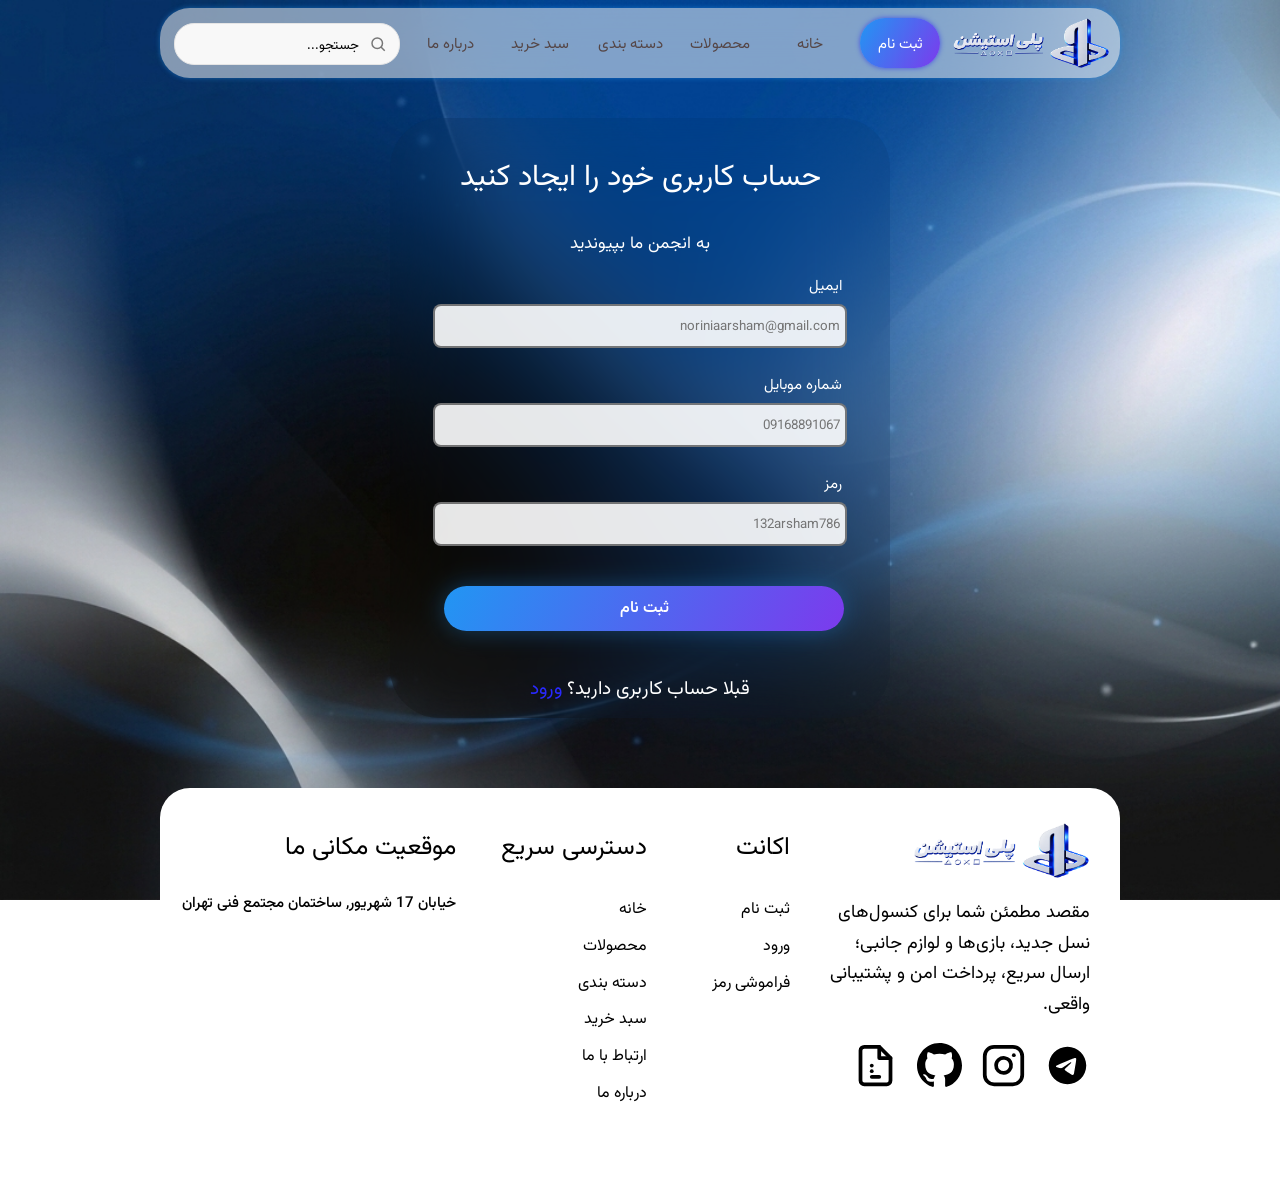
<file: register.html>
<!doctype html>
<html lang="en">

<head>
  <meta charset="UTF-8" />
  <meta name="viewport" content="width=device-width, initial-scale=1.0" />
  <title>پلی‌استیشن | ثبت نام</title>
  <link rel="stylesheet" href="css.css" />
</head>

<body class="body">
  <div id="loader">
    <div id="loader-c"></div>
  </div>
  <div id="div_badene">
    <div class="menu">
      <div id="icon">
        <a href="register.html"><img src="img/brand.png" alt="لگو برند" id="brand" loading="lazy"></a>
      </div>
      <a href="register.html" class="a_menu">
        <div id="register_menu_sign">
          <p class="register_menu_p_white">ثبت نام</p>
        </div>
      </a>
      <a href="index.html" class="a_menu">
        <div class="register_menu">
          <p class="register_menu_p">خانه</p>
        </div>
      </a>
      <a href="product.html" class="a_menu">
        <div class="register_menu">
          <p class="register_menu_p">محصولات</p>
        </div>
      </a>
      <a href="index.html#categori" class="a_menu">
        <div class="register_menu">
          <p class="register_menu_p">دسته بندی</p>
        </div>
      </a>
      <a href="cart.html" class="a_menu">
        <div class="register_menu">
          <p class="register_menu_p">سبد خرید</p>
        </div>
      </a>
      <a href="about.html" class="a_menu">
        <div class="register_menu">
          <p class="register_menu_p">درباره ما</p>
        </div>
      </a>
      <div class="searchbar">
        <svg width="18" height="18" viewBox="0 0 24 24" fill="none" xmlns="http://www.w3.org/2000/svg"
          style="stroke: #777; stroke-width: 2">
          <circle cx="11" cy="11" r="7"></circle>
          <line x1="16" y1="16" x2="21" y2="21"></line>
        </svg>
        <input type="search" placeholder="جستجو..." />
      </div>
    </div>
    <div id="form_register">
      <fieldset id="fieldset_register">
        <form action="index.html">
          <p align="center" id="p_1_register">
            حساب کاربری خود را ایجاد کنید
          </p>
          <p align="center" id="p_2_register">به انجمن ما بپیوندید</p>
          <label class="label">ایمیل</label>
          <input type="email" class="register" placeholder="noriniaarsham@gmail.com" id="email" />
          <label class="label">شماره موبایل</label>
          <input type="tel" class="register" placeholder="09168891067" />
          <label class="label">رمز</label>
          <input type="password" class="register" placeholder="132arsham786" />
          <input type="submit" id="register_sumit" value="ثبت نام" /><br /><br />
          <p id="p_3_register">
            قبلا حساب کاربری دارید؟<a href="login.html" id="a_register">
              ورود</a>
          </p>
        </form>
      </fieldset>
    </div>
    <div id="footer">
      <div id="footer-brands">
        <div id="brand-logo-footer">
          <img src="img/brand.png" alt="لگو برند" id="brand-logo-footer-img" loading="lazy" />
        </div>
        <div id="footer-nevesht">
          <span>مقصد مطمئن شما برای کنسول‌های نسل جدید، بازی‌ها و لوازم جانبی؛
            ارسال سریع، پرداخت امن و پشتیبانی واقعی.</span>
        </div>
        <div id="contact">
          <a href="https://t.me/KRATOS_GOD3" target="_blank"><svg width="24" height="24" viewBox="0 0 24 24"
              fill="#000000" class="ertebat">
              <path
                d="M12 2C6.48 2 2 6.48 2 12s4.48 10 10 10 10-4.48 10-10S17.52 2 12 2zm4.64 6.8c-.15 1.58-.8 5.42-1.13 7.19-.14.75-.42 1-.68 1.03-.58.05-1.02-.38-1.58-.75-.88-.58-1.38-.94-2.23-1.5-.99-.65-.35-1.01.22-1.59.15-.15 2.71-2.48 2.76-2.69a.2.2 0 00-.05-.18c-.06-.05-.14-.03-.21-.02-.09.02-1.49.95-4.22 2.79-.4.27-.76.41-1.08.4-.36-.01-1.04-.2-1.55-.37-.63-.2-1.12-.31-1.08-.66.02-.18.27-.36.74-.55 2.92-1.27 4.86-2.11 5.83-2.51 2.78-1.16 3.35-1.36 3.73-1.36.08 0 .27.02.39.12.1.08.13.19.14.27-.01.06.01.24 0 .38z" />
            </svg></a>
          <a href="https://instagram.com/arshamnorinia" target="_blank"><svg width="10" height="10" viewBox="0 0 24 24"
              fill="none" stroke="#000000" stroke-width="2" stroke-linecap="round" stroke-linejoin="round"
              class="ertebat">
              <rect x="2" y="2" width="20" height="20" rx="5" ry="5"></rect>
              <path d="M16 11.37A4 4 0 1 1 12.63 8 4 4 0 0 1 16 11.37z"></path>
              <line x1="17.5" y1="6.5" x2="17.51" y2="6.5"></line>
            </svg></a>
          <a href="https://github.com/arshamnori" target="_blank"><svg width="24" height="24" viewBox="0 0 24 24"
              fill="#000000" class="ertebat">
              <path
                d="M12 0C5.37 0 0 5.37 0 12c0 5.31 3.435 9.795 8.205 11.385.6.105.825-.255.825-.57 0-.285-.015-1.23-.015-2.235-3.015.555-3.795-.735-4.035-1.41-.135-.345-.72-1.41-1.23-1.695-.42-.225-1.02-.78-.015-.795.945-.015 1.62.87 1.845 1.23 1.08 1.815 2.805 1.305 3.495.99.105-.78.42-1.305.765-1.605-2.67-.3-5.46-1.335-5.46-5.925 0-1.305.465-2.385 1.23-3.225-.12-.3-.54-1.53.12-3.18 0 0 1.005-.315 3.3 1.23.96-.27 1.98-.405 3-.405s2.04.135 3 .405c2.295-1.56 3.3-1.23 3.3-1.23.66 1.65.24 2.88.12 3.18.765.84 1.23 1.905 1.23 3.225 0 4.605-2.805 5.625-5.475 5.925.435.375.81 1.095.81 2.22 0 1.605-.015 2.895-.015 3.3 0 .315.225.69.825.57A12.02 12.02 0 0024 12c0-6.63-5.37-12-12-12z" />
            </svg></a>
          <a href="" download="وب 1 آرشام نوری نیا"><svg width="24" height="24" viewBox="0 0 24 24" fill="none"
              stroke="#000000" stroke-width="2" stroke-linecap="round" stroke-linejoin="round" class="ertebat">
              <path d="M14 2H6a2 2 0 0 0-2 2v16a2 2 0 0 0 2 2h12a2 2 0 0 0 2-2V8z"></path>
              <polyline points="14 2 14 8 20 8"></polyline>
              <line x1="10" y1="12" x2="10" y2="12.01"></line>
              <line x1="10" y1="15" x2="10" y2="15.01"></line>
              <line x1="10" y1="18" x2="14" y2="18"></line>
            </svg></a>
        </div>
      </div>
      <div id="footer-account">
        <p>اکانت</p>
        <a href="register.html" class="footer-a">ثبت نام</a>
        <a href="login.html" class="footer-a">ورود</a>
        <a href="forget_password.html" class="footer-a">فراموشی رمز</a>
      </div>
      <div id="footer-links">
        <p>دسترسی سریع</p>
        <a href="index.html" class="footer-a">خانه</a>
        <a href="product.html" class="footer-a">محصولات</a>
        <a href="index.html#categori" class="footer-a">دسته بندی</a>
        <a href="cart.html" class="footer-a">سبد خرید</a>
        <a href="about.html#ertebat" class="footer-a">ارتباط با ما</a>
        <a href="about.html" class="footer-a">درباره ما</a>
      </div>
      <div id="footer-loc">
        <p>موقعیت مکانی ما</p>
        <span>خیابان 17 شهریور, ساختمان مجتمع فنی تهران</span>
        <iframe title="map-iframe" src="https://neshan.org/maps/iframe/places/sbSqHAY50AgU/33.4898592/48.3500479"
          width="260" height="200" allowfullscreen loading="lazy" id="map"></iframe>
      </div>
    </div>
    <hr id="hr" />
    <a href="https://t.me/KRATOS_GOD3" id="developer_a"><sup>&copy</sup>آرشام نوری نیا</a>
  </div>
</body>

</html>
</file>
<file: css.css>
.body {
  background-image: url(img/1787042743735.png);
  background-attachment: fixed;
  background-repeat: no-repeat;
  background-size: cover;
  font-family: sstrg;
}
html{
      scroll-behavior: smooth;
}
@font-face {
  font-family: sstrg;
  src: url(font/Vazirmatn[wght].woff2);
}

::placeholder {
  font-family: sstrg;
}

::-webkit-scrollbar {
  width: 10px;
}

::-webkit-scrollbar-track {
  background: #0b1220;
}

::-webkit-scrollbar-thumb {
  background: #2196f3;
  border-radius: 10px;
}

::-webkit-scrollbar-thumb:hover {
  background: #0d47a1;
}

::-moz-scrollbar {
  width: 10px;
}

::-moz-scrollbar-track {
  background: #0b1220;
}

::-moz-scrollbar-thumb {
  background: #2196f3;
  border-radius: 10px;
}

::-moz-scrollbar-thumb:hover {
  background: #0d47a1;
}

::-o-scrollbar {
  width: 10px;
}

::-o-scrollbar-track {
  background: #0b1220;
}

::-o-scrollbar-thumb {
  background: #2196f3;
  border-radius: 10px;
}

::-o-scrollbar-thumb:hover {
  background: #0d47a1;
}

#div_badene {
  width: 960px;
  height: auto;
  margin: auto;
}

#form_register {
  width: 500px;
  height: 600px;
  direction: rtl;
  margin: auto;
  background-color: rgba(0, 0, 0, 0.05);
  backdrop-filter: blur(40px);
  border-radius: 50px;
  margin-top: 40px;
}

#p_1_register {
  color: white;
  font-size: 30px;
  cursor: default;
}

#p_2_register {
  color: white;
  font-size: 17px;
  cursor: default;
}

#p_3_register {
  font-size: 19px;
  cursor: default;
  text-align: center;
  color: white;
}

#p_4_register {
  font-size: 15px;
  text-align: center;
}

#a_register {
  text-decoration: none;
  color: rgb(41, 41, 255);
}

#a_register:hover {
  color: rgba(0, 0, 255, 0.7);
}

#a_register_forget {
  text-decoration: none;
  color: blue;
}

#a_register_forget:hover {
  color: purple;
  cursor: help;
}

#fieldset_register {
  width: 470px;
  height: 580px;
  border-radius: 50px;
  border: none;
  margin: auto;
}

.register {
  width: 400px;
  height: 30px;
  margin: 5px 30px 25px;
  border-radius: 8px;
  border: none;
  outline: none;
  border: 2px solid rgba(0, 0, 0, 0.5);
  background-color: rgba(255, 255, 255, 0.9);
  padding: 5px;
  direction: rtl;
  transition: 0.3s;
}

#register_sumit {
  width: 400px;
  height: 45px;
  margin: 15px 33px 0px;
  border-radius: 25px;
  border: none;
  background: linear-gradient(120deg, #2196f3, #7c3aed);
  color: white;
  font-family: sstrg;
  font-size: 16px;
  font-weight: 600;
  cursor: pointer;
  transition: 0.3s;
  box-shadow: 0px 0px 25px rgba(33, 150, 243, 0.35);
}

#register_sumit:hover {
  transform: translateY(-2px);
  box-shadow: 0 0 25px rgba(33, 150, 243, 0.7);
}

.menu {
  width: 960px;
  height: 70px;
  margin: auto;
  backdrop-filter: blur(20px);
  background-color: rgba(255, 255, 255, 0.5);
  border-radius: 30px;
  display: flex;
  flex-direction: row-reverse;
  top: 5px;
  position: sticky;
  box-shadow: 0px 0px 5px rgba(33, 149, 243, 0.5);
  z-index: 100;
}

.menu-regester {
  width: 960px;
  height: 70px;
  display: flex;
  margin: auto;
  flex-direction: row-reverse;
  backdrop-filter: blur(20px);
  background-color: rgba(255, 255, 255, 0.5);
  border-radius: 30px;
  box-shadow: 0px 0px 5px rgba(33, 149, 243, 0.5);
  z-index: 100;
}

.register:focus {
  border-color: rgba(0, 0, 0, 0.7);
  background-color: #ffffff;
}

.register:hover {
  border-color: rgba(0, 0, 0, 0.7);
  background-color: #ffffff;
}

#p_forget {
  padding: 20px 20px;
  line-height: 24px;
  line-height: 1.9;
  color: white;
  cursor: default;
}

#qr_div {
  width: 350px;
  height: 260px;
  margin: auto;
}

#qr {
  width: 350px;
  height: 270px;
  border-radius: 30px 30px 15px 15px;
}

#contact_qr {
  width: 350px;
  height: 75px;
  padding-top: 5px;
  margin: auto;
  background: linear-gradient(120deg, #2196f3, #7c3aed);
  border-radius: 0px 0px 30px 30px;
}

#contact_a {
  font-size: 22px;
  margin-right: 130px;
  color: white;
  transition: 0.5s;
}

#contact_a:hover {
  color: rgb(0, 0, 0);
}

.register_menu {
  width: 80px;
  height: 50px;
  display: flex;
  justify-content: center;
  margin: 10px 0px 10px 10px;
  border-radius: 25px;
  transition: 0.3s;
  color: rgb(85, 70, 70);
}

.register_menu:hover {
  background-color: #5666dbc5;
  color: white;
}

.register_menu_p {
  font-size: 15px;
}

.register_menu_p_white {
  color: white;
  font-size: 15px;
}

.a_menu {
  text-decoration: none;
}

.label {
  padding: 35px;
  direction: rtl;
  color: white;
  font-size: 15px;
}

.searchbar {
  width: 200px;
  height: 40px;
  display: flex;
  align-items: center;
  direction: rtl;
  padding: 0px 12px;
  gap: 8px;
  margin-top: 15px;
  border: 1px solid #e5e5e5;
  border-radius: 20px;
  background: #f8f8f8;
  transition: 0.3s;
}

.searchbar input {
  border: none;
  outline: none;
  background: transparent;
}

.searchbar:hover {
  border-color: #3b82f6;
  background: white;
  box-shadow: 0 0 10px rgba(59, 130, 246, 0.2);
}

.searchbar input::placeholder {
  color: black;
}

#sabad_menu {
  width: 50px;
  height: 50px;
  float: left;
  background-size: cover;
  border-radius: 25px;
  margin: 10px 0px 10px 15px;
}

#sabad_menu_img {
  width: 50px;
  height: 50px;
  border-radius: 20px;
  background-attachment: fixed;
  background-repeat: no-repeat;
  background-size: cover;
}

#brand {
  width: 160px;
  height: 50px;
}

#icon {
  width: 100px;
  height: 50px;
  display: flex;
  justify-content: center;
  margin: 10px 40px 5px 40px;
}

#register_menu_sign {
  width: 80px;
  height: 50px;
  margin: 10px 0px 10px 10px;
  display: flex;
  justify-content: center;
  background: linear-gradient(120deg, #2196f3, #7c3aed);
  border-radius: 25px;
  transition: 0.5s;
  box-shadow: 0px 0px 5px rgba(0, 0, 255, 0.5);
}

#register_menu_sign:hover {
  -webkit-transform: scale(0.95);
  box-shadow: 0px 0px 10px rgba(0, 0, 255, 0.5);
}

#developer_a {
  display: flex;
  justify-content: center;
  margin: auto;
  font-size: 17px;
  font-weight: 600;
  color: white;
  text-decoration: none;
}

#developer_a sup {
  padding-right: 3px;
  font-size: 13px;
}

#developer_a:hover {
  color: rgba(0, 0, 255, 0.7);
}

#baner {
  width: 960px;
  height: 450px;
  margin-top: 20px;
  border-radius: 50px;
  box-shadow: 0px 0px 10px rgba(0, 0, 0, 0.2);
  position: relative;
  overflow: hidden;
  display: flex;
  flex-direction: row-reverse;
}

#baner_img {
  width: 1000px;
  height: 500px;
  border-radius: 50px;
  margin: auto;
  position: absolute;
  transition: 0.5s;
  z-index: 1;
}

#baner_img:hover {
  -webkit-transform: scale(1.05);
}

#baner-style {
  width: 430px;
  height: 450px;
  position: absolute;
  direction: rtl;
  padding-right: 80px;
  z-index: 2;
}

#baner-new {
  width: 80px;
  height: 20px;
  margin: 80px 0px 0px 70px;
  padding: 5px 20px;
  background-color: rgba(255, 255, 255, 0.9);
  border-radius: 20px;
  font-size: 14px;
  font-weight: 500px;
  color: #102a43;
  backdrop-filter: blur(8px);
  cursor: default;
}

#baner-h {
  margin: 20px 0px 0px 70px;
  font-size: 40px;
  line-height: 1.3;
  font-weight: 700;
  color: #102a43;
  letter-spacing: 2px;
  cursor: default;
}

#baner-h span {
  color: #ffffff;
}

#baner-style p {
  margin: 10px 0px 0px 70px;
  width: 450px;
  font-size: 17px;
  line-height: 1.5;
  color: rgb(255, 255, 255);
  cursor: default;
}

#baner-button {
  width: 150px;
  height: 20px;
  display: inline-flex;
  align-items: center;
  justify-content: center;
  padding: 15px 25px;
  border-radius: 20px;
  background-color: #1677e8;
  margin: 20px 0px 0px 70px;
  color: white;
  font-size: 16px;
  font-weight: 500px;
  box-shadow: 0px 8px 20px rgba(22, 119, 232, 0.25);
  transition: 0.3s;
}

#baner-button span {
  font-size: 22px;
  padding-top: 5px;
  color: rgba(255, 255, 255, 0.7);

  transition: 0.3s;
}

#baner-button:hover {
  background-color: #0d63c7;
  -webkit-transform: translateY(-3px);
  box-shadow: 0px 12px 25px rgba(22, 119, 232, 0.35);
}

#baner-button:hover span {
  -webkit-transform: translateX(-5px);
}

#categories {
  width: 960px;
  height: 120px;
  margin-top: 20px;
  border-radius: 20px;
  display: flex;
  flex-direction: row-reverse;
}

.categorie {
  width: 215px;
  height: 100px;
  margin: auto;
  margin-top: 20px;
  background-color: rgba(255, 255, 255);
  box-shadow: 0px 0px 15px rgba(33, 149, 243, 0.5);
  margin: 10px 10px 10px 15px;
  border-radius: 20px;
  display: flex;
  flex-direction: row-reverse;
  transition: 0.3s;
}

.categorie:hover {
  box-shadow: 0px 0px 25px rgb(33, 149, 243);
  -webkit-transform: translateY(-4px) scale(1.05);
}

.icon {
  width: 90px;
  height: 80px;
  border-radius: 35px;
  margin: 15px 0px 20px 15px;
}

.namad-icon {
  width: 60px;
  height: 60px;
  margin: 5px 0px 0px 5px;
  border-radius: 35px;
}

.div_categorie {
  float: right;
  direction: rtl;
  width: 120px;
  height: 50px;
  margin: 22px 5px 0px 0px;
}

.icon_categorie {
  width: 60px;
  height: 60px;
  border-radius: 9999px;
  margin: 5px 0px 0px 5px;
}

.p_categorie {
  font-size: 17px;
  color: black;
}

#namad {
  width: 960px;
  height: 140px;
  margin-top: 20px;
  border-radius: 20px;
  display: flex;
  flex-direction: row-reverse;
}

.namads {
  width: 220px;
  height: 110px;
  background-color: #ffffff;
  border: 2px solid rgba(0, 0, 0, 0.7);
  margin: 10px 0px 10px 15px;
  border-radius: 20px;
  display: flex;
  flex-direction: row-reverse;
  transition: 0.3s;
}

.namads:hover {
  -webkit-transform: translateY(-4px);
  border-color: rgba(33, 150, 243);
  box-shadow: 0px 0px 15px rgba(33, 150, 243);
}

.icon {
  width: 70px;
  height: 70px;
  border-radius: 35px;
  margin: 15px 10px 20px 15px;
}

.matn-namad {
  direction: rtl;
  cursor: default;
}

.span-namad {
  padding-top: 20px;
  background-color: rebeccapurple;
  cursor: default;
}

.icon-namad {
  width: 70px;
  height: 70px;
  border-radius: 35px;
  margin: 20px 10px 0px 0px;
}

.main-Products {
  width: 960px;
  height: 450px;
  display: flex;
}

.new {
  width: 320px;
  height: 400px;
  margin: 10px;
  position: relative;
  display: flex;
  justify-content: center;
  align-items: flex-start;
  border-radius: 20px;
  z-index: 1;
  background: rgba(255, 255, 255);
  border: 2px solid #e3e3e3;

  transition: 0.3s;
}

.new:hover {
  -webkit-transform: translateY(-5px);

  border-color: rgba(33, 149, 243, 0.5);

  box-shadow: 0px 0px 5px rgba(33, 149, 243, 0.7);
}

.product {
  width: 290px;
  height: 400px;
  margin: 10px;
  position: relative;
  display: flex;
  justify-content: center;
  align-items: flex-start;
  border-radius: 20px;
  z-index: 1;
  background: rgba(255, 255, 255);
  border: 2px solid rgba(0, 0, 0, 0.5);
  transition: 0.3s;
}

.product:hover {
  -webkit-transform: translateY(-5px);

  border-color: rgba(33, 149, 243, 0.5);

  box-shadow: 0px 0px 5px rgba(33, 149, 243, 0.7);
}

.product-span {
  position: absolute;
  top: 10px;
  right: 10px;
  z-index: 3;
  padding: 6px 10px;
  border-radius: 30px;
  background: linear-gradient(120deg, #2196f3, #7c3aed);
  color: #fff;
  font-size: 14px;
  font-weight: 800;
  cursor: default;
  transition: 0.3s;
}

.new-span {
  position: absolute;
  top: 10px;
  right: 10px;
  z-index: 3;
  padding: 6px 10px;
  border-radius: 30px;
  background: linear-gradient(120deg, #17b978, #0c8f57);
  color: #fff;
  font-size: 14px;
  font-weight: 800;
  cursor: default;
  transition: 0.3s;
}

.img {
  width: 200px;
  height: 200px;
  object-fit: contain;
  margin-top: 10px;
  z-index: 2;
  display: flex;
  justify-content: center;
  transition: 0.3s;
}

.img:hover {
  -webkit-transform: scale(1.05);
}

#loader {
  position: fixed;
  inset: 0;
  z-index: 200;
  animation: loaderout 0.5s ease 0.5s forwards;
  background: #050713;
  display: flex;
  justify-content: center;
  align-items: center;
}

#loader-c {
  width: 80px;
  height: 80px;
  border-radius: 50px;
  border: 5px solid #ffffff15;
  border-top-color: #00eaff;
  border-right-color: #8b5cf6;
  animation: spin 1s linear;
}

@keyframes spin {
  to {
    transform: rotate(360deg);
  }
}

@keyframes loaderout {
  to {
    opacity: 0;
    visibility: hidden;
  }
}

.div-help {
  width: 960px;
  height: 120px;
  margin: auto;
  text-align: center;
  margin-top: 30px;
  cursor: default;
}

.div-help-span {
  font-size: 14px;
  letter-spacing: 2px;
  color: #191970;
  background: rgba(33, 150, 243, 0.4);
  border: 2px solid rgba(33, 150, 243, 0.4);
  padding: 6px 16px;
  direction: rtl;
    color: white;
  border-radius: 20px;
  margin-bottom: 10px;
}

.div-help-h2 {
  font-size: 30px;
  margin: 20px 0px 10px;
  direction: rtl;
  color: white;
  font-weight: 600;
}

.div-help-p {
  font-size: 14px;
    color: white;
}

.div-help2 {
  width: 960px;
  height: 100px;
  margin: auto;
  text-align: center;
  color: white;
  margin-top: 30px;
  cursor: default;
}

#footer {
  width: 930px;
  padding-top: 15px;
  padding-right: 30px;
  display: flex;
  direction: rtl;
  height: 320px;
  margin-top: 70px;
  backdrop-filter: blur(20px);
  border-radius: 30px;
  background-color: rgba(255, 255, 255);
}

#footer-brands {
  width: 300px;
  height: 300px;
  flex-direction: column;
}

#brand-logo-footer {
  width: 180px;
  height: 70px;
  margin: 5px 0px 20px 0px;
}

#brand-logo-footer-img {
  width: 180px;
  height: 55px;
  margin-top: 15px;
}

#footer-nevesht {
  width: 260px;
  height: 130px;
  cursor: default;
}

#contact {
  width: 300px;
  height: 80px;
}

.ertebat {
  width: 45px;
  height: 55px;
  margin: 10px 0px 0px 15px;
  border-radius: 30px;
  transition: 0.2s;
}

.ertebat:hover {
  -webkit-transform: scale(1.1);
}

#footer-links {
  width: 200px;
  height: 300px;
  flex-direction: column;
  display: flex;
  align-items: start;
}

#footer-account {
  width: 150px;
  height: 300px;
  flex-direction: column;
  display: flex;
  align-items: start;
}

#footer-loc {
  width: 310px;
  height: 300px;
  flex-direction: column;
  display: flex;
  align-items: start;
}

#footer-loc span {
  font-size: 15px;
  font-weight: 500;
}

.footer-a {
  color: black;
  font-size: 16px;
  line-height: 2.3;
  text-decoration: none;
}

.footer-a:hover {
  color: blue;
}

#footer-account {
  color: black;
  font-size: 25px;
  cursor: default;
}

#footer-links {
  color: black;
  font-size: 25px;
  cursor: default;
}

#footer-loc {
  color: black;
  font-size: 25px;
  cursor: default;
}

#map {
  border-radius: 15px;
  margin-top: 10px;
  border: 3px solid rgba(255, 255, 255, 0.7);
}

#footer-brands span {
  font-size: 18px;
  line-height: 1.7;
}

#hr {
  margin: 20px 0px 20px 0px;
  border: none;
  background-color:rgba(255, 255, 255, 0.7);
  height: 2px;
}

.fav {
  width: 35px;
  height: 35px;
  padding: 5px;
  position: absolute;
  top: 10px;
  left: 10px;
  border-radius: 25px;
  background-color: white;
  z-index: 5;
  box-shadow: 0px 0px 5px rgba(0, 0, 0, 0.3);
  transition: 0.3s;
  cursor: pointer;
}

.fav:hover {
  box-shadow: 0px 0px 10px rgba(255, 0, 0, 0.8);
  background-color: rgba(255, 0, 0, 0.05);
}

.new-shop {
  width: 255px;
  height: 45px;
  position: absolute;
  bottom: 15px;
  left: 15px;
  display: flex;
  align-items: center;
  justify-content: center;
  border-radius: 14px;
  background: linear-gradient(120deg, #2196f3, #7c3aed);
  color: white;
  font-size: 14px;
  font-weight: 600;
  transition: 0.3s;
}

.new-shop-b {
  width: 290px;
  height: 45px;
  position: absolute;
  bottom: 15px;
  left: 15px;
  display: flex;
  align-items: center;
  justify-content: center;
  border-radius: 14px;
  background: linear-gradient(120deg, #2196f3, #7c3aed);
  color: white;
  font-size: 14px;
  font-weight: 600;
  transition: 0.3s;
}

.new-shop-b:hover {
  transform: translateY(-3px);
  box-shadow: 0 0px 18px rgba(33, 150, 243, 0.3);
}

.new-shop:hover {
  transform: translateY(-3px);
  box-shadow: 0 0px 18px rgba(33, 150, 243, 0.3);
}

.product-info {
  position: absolute;
  top: 220px;
  left: 20px;
  right: 20px;
  direction: rtl;
  text-align: right;
  padding-right: 10px;
  cursor: default;
}

.product-name {
  margin: 0;
  font-size: 17px;
  font-weight: 700;
  color: black;
}

.product-rating {
  margin-top: 10px;
  font-size: 15px;
  font-weight: 700;
  color: #f39c12;
}

.star {
  font-size: 18px;
}

.reviews {
  margin-right: 5px;
  color: #777;
  font-size: 12px;
}

.product-price {
  margin-top: 8px;
  font-size: 16px;
  font-weight: 800;
  color: #1677e8;
}

.product-price span {
  font-size: 12px;
  font-weight: 500;
  color: #555;
}

.section-header {
  width: 945px;
  height: 30px;
  display: flex;
  margin-top: 30px;
  margin-bottom: 10px;
  align-items: center;
  justify-content: space-between;
  direction: rtl;
  padding-left: 15px;
}

.section-header h2 {
  color: white;
  font-size: 22px;
  font-weight: 800;
}

.view-all {
  display: flex;
  align-items: center;
  color: #00de4a;
  text-decoration: none;
  font-size: 14px;
  font-weight: 700;
  transition: 0.3s ease;
}

.view-all span {
  transition: transform 0.3s ease;
  padding-right: 6px;
}

.view-all:hover {
  color: #1cc855;
}

.view-all:hover span {
  transform: translateX(-5px);
}

.products-mini {
  width: 960px;
  height: 100px;
  margin-top: 10px;
  display: flex;
  gap: 15px;
}

.product-mini {
  width: 210px;
  height: 70px;
  display: flex;
  align-items: center;
  gap: 10px;
  padding: 8px;
  border: 2px solid #ddd;
  border-radius: 10px;
  background-color: rgba(255, 255, 255);
  direction: rtl;
  transition: 0.3s;
}

.product-mini img {
  width: 60px;
  height: 60px;
  object-fit: contain;
  border-radius: 8px;
}

.info h3 {
  margin: 0px 0px 5px 0px;
  font-size: 14px;
  color: black;
}

.info p {
  margin: 0;
  font-size: 12px;
  color: #1dc254;
}

.product-mini:hover {
  border: 2px solid rgb(0, 200, 20);
  -webkit-transform: translateY(-5px);
}

.newsletter {
  width: 910px;
  padding: 25px;
  background: linear-gradient(120deg, #2195f396, white, #7c3aed87);
  box-shadow: 0px 0px 5px rgba(0, 0, 0, 0.3);
  border-radius: 15px;
  text-align: center;
  margin-top: 50px;
}

.newsletter h2 {
  margin: 0px 0px 10px 0px;
  cursor: default;
}

.newsletter p {
  margin: 0px 0px 15px 0px;
  color: #363636;
  cursor: default;
}

.email-box {
  display: flex;
  justify-content: center;
  gap: 10px;
}

.email-box input {
  width: 300px;
  padding: 12px;
  border: 2px solid #ddd;
  border-radius: 8px;
  direction: rtl;
  outline: none;
  transition: 0.3s;
}

.email-box input:hover {
  border: 2px solid #2196f3;
}

.email-box button {
  padding: 12px 20px;
  border: 0;
  font-family: sstrg;
  border-radius: 8px;
  background: linear-gradient(120deg, #2196f3, #7c3aed);
  color: white;
  cursor: pointer;
  transition: 0.3s;
}

.email-box button:hover {
  -webkit-transform: scale(0.95);
}

.faq {
  margin-top: 40px;
  direction: rtl;
}

.faq h2 {
  margin-bottom: 20px;
  color: white;
  cursor: default;
}

.faq-box {
  display: grid;
  grid-template-columns: 1fr 1fr 1fr;
  gap: 20px;
}

.faq-item {
  border: 1px solid #e5e5e5;
  border-radius: 10px;
  background-color: rgba(255, 255, 255);
  align-self: start;
}

.faq-item summary {
  padding: 15px;
  cursor: pointer;
  list-style: none;
  font-size: 14px;
}

.faq-item summary:hover {
  color: blue;
}

.faq-item p {
  margin: 0;
  padding: 12px 15px 15px 0px;
  color: rgb(0, 100, 0);
  cursor: default;
  font-size: 13px;
  line-height: 1.8;
  border-top: 1px solid rgba(139, 139, 139, 0.5);
}

.page-about {
  width: 960px;
  height: 230px;
  padding-top: 30px;
  margin-top: 30px;
  border-radius: 40px;
  direction: rtl;
  background: linear-gradient(120deg,
      rgba(33, 150, 243, 0.3),
      rgba(124, 58, 237, 0.3));
  border: 1px solid rgba(255, 255, 255, 0.3);
  backdrop-filter: blur(20px);
}

.div-help-p-about {
  direction: rtl;
  line-height: 2;
  color: white;
  font-size: 15px;
}

.div-help-h2-about {
  direction: rtl;
  color: white;
  font-size: 30px;
  line-height: 1;
  font-weight: 900;
}

#sefareshs {
  margin-top: 30px;
  display: grid;
  grid-template-columns: repeat(4, 1fr);
  gap: 15px;
  cursor: default;
}

.sefaresh {
  background: rgba(255, 255, 255);
  border: 1px solid rgba(255, 255, 255);
  border-radius: 20px;
  padding: 25px 10px;
  text-align: center;
  backdrop-filter: blur(20px);
  transition: 0.3s;
}

.sefaresh:hover {
  transform: translateY(-4px);
  box-shadow: 0px 0px 25px rgba(33, 150, 243, 0.5);
}

.sefaresh-add {
  font-size: 32px;
  font-weight: 800;
  color: #2196f3;
}

.sefaresh-for {
  color: #474747;
  font-size: 14px;
  direction: rtl;
  margin-top: 6px;
}

.story {
  width: 880px;
  height: 500px;
  margin-top: 45px;
  display: flex;
  gap: 30px;
  align-items: center;
  background: rgba(255, 255, 255);
  border: 1px solid rgba(255, 255, 255, 0.15);
  border-radius: 35px;
  padding: 40px;
  direction: rtl;
  backdrop-filter: blur(20px);
  cursor: default;
}

.story-img {
  width: 400px;
  height: 500px;
  border-radius: 25px;
  overflow: hidden;
  box-shadow: 0px 0px 15px rgba(33, 150, 243, 0.5);
  transition: 0.3s;
}

.story-img:hover {
  -webkit-transform: scale(1.02);
}

.story-text {
  width: 450px;
}

.story h2 {
  color: rgba(8, 60, 102, 0.8);
  font-size: 25px;
  margin: 20px 0px 15px 0px;
  font-weight: 800;
}

.story p {
  color: black;
  font-size: 15px;
  line-height: 1.7;
  font-weight: 500;
}

.team {
  width: 960px;
  margin-top: 40px;
  display: grid;
  grid-template-columns: repeat(3, 1fr);
  gap: 20px;
  direction: rtl;
}

.team-nafar {
  background: rgba(255, 255, 255);
  border: 1px solid rgba(255, 255, 255, 0.15);
  border-radius: 24px;
  padding: 30px 20px;
  text-align: center;
  backdrop-filter: blur(20px);
  transition: 0.3s;
}

.team-nafar:hover {
  transform: translateY(-6px);
  box-shadow: 0px 0px 15px rgba(33, 150, 243, 0.5);
}

.team-img {
  width: 85px;
  height: 85px;
  border-radius: 50px;
}

.team h4 {
  margin-bottom: 5px;
  color: black;
  cursor: default;
  font-size: 16px;
}

.team span {
  color: black;
  cursor: default;
  font-size: 13px;
}

.telegram {
  width: 200px;
  margin-top: 20px;
  padding: 12px 20px;
  border: 0;
  font-family: sstrg;
  border-radius: 15px;
  background: linear-gradient(120deg, #2196f3, #7c3aed);
  color: white;
  box-shadow: 0px 0px 15px rgba(33, 150, 243, 0.5);
  cursor: pointer;
  transition: 0.3s;
}

.telegram:hover {
  -webkit-transform: scale(1.05);
  box-shadow: 0px 0px 15px rgba(33, 150, 243, 0.8);
}

#ertebatat {
  width: 880px;
  margin: 40px;
  display: grid;
  grid-template-columns: repeat(3, 1fr);
  grid-template-rows: repeat(2, 1fr);
  gap: 15px;
  direction: rtl;
}

.ertebatat-link {
  text-decoration: none;
}

.ertebatat-me {
  background-color: rgba(255, 255, 255);
  width: 260px;
  margin: auto;
  border-radius: 20px;
  height: 120px;
  display: flex;
  flex-direction: column;
  align-items: center;
  justify-content: center;
  gap: 8px;
  padding: 10px;
  transition: 0.3s;
  backdrop-filter: blur(20px);
}

.ertebatat-me:hover {
  -webkit-transform: scale(1.05);
  box-shadow: 0px 0px 15px rgba(33, 150, 243, 0.5);
}

.ertebtat-me-img {
  width: 80px;
  height: 80px;
  border-radius: 40px;
}

.ertebtat-me-svg {
  width: 40px;
  height: 40px;
}

.ertebatat-me h4 {
  color: black;
  margin: 0px;
  font-size: 15px;
}

.ertebatat-me-text {
  color: black;
  font-size: 14px;
  direction: ltr;
}

#cart {
  width: 960px;
  display: flex;
  flex-direction: row;
}

#checkout {
  width: 260px;
  height: 350px;
  padding: 20px;
  direction: rtl;
  display: flex;
  border-radius: 30px;
  margin-top: 40px;
  flex-direction: column;
  background-color: rgba(255, 255, 255);
  backdrop-filter: blur(20px);
}

.div-price {
  display: flex;
  justify-content: space-between;
  margin-bottom: 20px;
  font-size: 14px;
}

.div-price-end {
  display: flex;
  height: 50px;
  margin-bottom: 30px;
  justify-content: space-between;
  font-size: 14px;
  border-bottom: 1px solid rgba(0, 0, 0, 0.5);
}

.cart-price {
  font-weight: 800;
  color: #1677e8;
}

.cart-shop {
  width: 230px;
  height: 20px;
  padding: 15px;
  border-radius: 20px;
  text-align: center;
  background: linear-gradient(120deg, #2196f3, #7c3aed);
  color: white;
  font-size: 14px;
  font-weight: 600;
  box-shadow: 0px 0px 25px rgba(33, 150, 243, 0.35);
  transition: 0.3s;
  margin-bottom: 20px;
}

.cart-shop:hover {
  -webkit-transform: translateY(-3px);
  box-shadow: 0 0 25px rgba(33, 150, 243, 0.7);
}

#product-cart {
  width: 650px;
  display: grid;
  margin-top: 40px;
  grid-template-rows: repeat(3, 1fr);
  gap: 15px;
  direction: rtl;
}

.product-item {
  background-color: rgba(255, 255, 255);
  backdrop-filter: blur(20px);
  width: 580px;
  padding: 15px;
  height: 90px;
  display: flex;
  flex-direction: row;
  align-items: center;
  border-radius: 30px;
}

.cart-img {
  width: 100px;
  height: 85px;
  border-radius: 10px;
  transition: 0.3s;
}

.cart-img:hover {
  -webkit-transform: scale(1.1);
}

.cart-name {
  display: flex;
  flex-direction: column;
  margin-right: 30px;
  width: 180px;
}

.cart-name h4 {
  margin: 0;
  cursor: default;
}

.cart-name span {
  margin-top: 15px;
  font-weight: 800;
  color: #1677e8;
  cursor: default;
}

.cart-adder {
  display: flex;
  align-items: center;
  gap: 10px;
  margin-right: 30px;
  width: 100px;
}

.cart-add {
  width: 30px;
  height: 30px;
  border-radius: 15px;
  border: 1px solid #ddd;
  background-color: white;
  font-size: 15px;
  font-weight: 800;
  color: #1677e8;
  cursor: pointer;
  transition: 0.3s;
}

.cart-add:hover {
  background: linear-gradient(120deg, #2196f3, #7c3aed);
  color: white;
}

.cart-num {
  text-align: center;
  font-size: 16px;
  font-weight: 800;
  color: #6b7d99;
  cursor: default;
}

.cart-remove {
  width: 40px;
  height: 0px;
  padding: 0px 0px 38px 0px;
  font-size: 25px;
  border-radius: 30px;
  font-weight: 800;
  margin-right: 100px;
  color: #e74c3c;
  background-color: #ffe9e9;
  text-align: center;
  cursor: pointer;
  box-shadow: 0px 0px 5px rgba(255, 0, 0, 0.5);
  transition: 0.3s;
}

.cart-remove:hover {
  -webkit-transform: scale(1.1);
  box-shadow: 0px 0px 10px rgba(255, 0, 0, 0.5);
}

#catalog-layout {
  margin-top: 30px;
  display: flex;
  gap: 25px;
  direction: rtl;
}

#catalog-sidebar {
  width: 250px;
  cursor: default;
  height: 480px;
  background: rgba(255, 255, 255, 0.7);
  border: 1px solid rgba(255, 255, 255);
  border-radius: 30px;
  padding: 25px 20px;
  top: 110px;
  position: sticky;
  backdrop-filter: blur(20px);
}

#catalog-sidebar h4 {
  font-size: 15px;
  margin-bottom: 12px;
  padding-bottom: 10px;
  border-bottom: 1px solid rgba(0, 0, 0, 0.5);
}

.filter-group {
  margin-bottom: 22px;
}

.filter-option {
  display: flex;
  gap: 10px;
  margin-bottom: 10px;
  font-size: 15px;
  cursor: pointer;
}

.filter-option-star {
  display: flex;
  gap: 10px;
  margin-bottom: 10px;
  font-size: 15px;
  cursor: pointer;
  font-weight: 700;
  color: #f39c12;
}

.filter-group span {
  font-weight: 800;
  color: #1677e8;
  font-size: 13px;
  margin-top: 8px;
}

.filter-option input {
  accent-color: #2196f3;
  width: 15px;
  height: 15px;
  cursor: pointer;
}

.filter-option-star input {
  accent-color: #f39c12;
  width: 15px;
  height: 15px;
  cursor: pointer;
}

.price-range {
  width: 240px;
  accent-color: #2196f3;
  cursor: pointer;
}

#product {
  display: flex;
  flex-direction: column;
}

.img-acc {
  width: 180px;
  height: 180px;
  padding: 10px;
  border-radius: 30px;
  object-fit: contain;
  margin-top: 10px;
  z-index: 2;
  display: flex;
  justify-content: center;
  transition: 0.3s;
}

.img-acc:hover {
  -webkit-transform: scale(1.05);
}

.star-pro {
  font-weight: 700;
  color: #f39c12;
}

#ps-plus {
  display: flex;
  align-items: center;
  justify-content: center;
  margin-top: 40px;
  direction: rtl;
}

.ps-month {
  padding: 10px 35px;
  margin: 10px;
  border-radius: 30px;
  background: rgba(255, 255, 255);
  border: 2px solid rgba(33, 150, 243, 0.5);
  color: #0d47a1;
  font-weight: 700;
  font-size: 15px;
  backdrop-filter: blur(20px);
  transition: 0.3s;
}

.ps-month:hover {
  border-color: #2196f3;
}

.ps-month-select {
  padding: 10px 35px;
  margin: 10px;
  border-radius: 30px;
  background: linear-gradient(120deg, #2196f3, #7c3aed);
  color: white;
  box-shadow: 0 0px 15px rgba(33, 150, 243, 0.4);
  font-weight: 700;
  font-size: 15px;
  backdrop-filter: blur(20px);
  transition: 0.3s;
}

.ps-month-select:hover {
  border-color: #2196f3;
}

.ps-plans {
  width: 960px;
  display: flex;
  margin-top: 50px;
  gap: 20px;
  direction: rtl;
}

.ps-plan {
  width: 300px;
  height: 300px;
  position: relative;
  background: rgba(255, 255, 255);
  border: 1px solid #2196f3;
  border-radius: 30px;
  backdrop-filter: blur(20px);
  padding: 30px 20px;
  display: flex;
  flex-direction: column;
  text-align: center;
  align-items: center;
  transition: 0.3s;
}

.ps-plan:hover {
  transform: translateY(-6px);
  box-shadow: 0 10px 25px rgba(33, 150, 243, 0.25);
}

.ps-plus-top {
  position: absolute;
  bottom: 96%;
  background: linear-gradient(120deg, #2196f3, #7c3aed);
  color: white;
  font-size: 12px;
  font-weight: 700;
  padding: 5px 18px;
  border-radius: 20px;
  cursor: default;
  box-shadow: 0 0px 10px rgba(33, 150, 243, 0.4);
}

.ps-img {
  width: 80px;
  margin-top: 15px;
}

.ps-plus-head {
  font-size: 20px;
  color: #00274b;
  margin-top: 15px;
  cursor: default;
}

.ps-plus-span {
  font-size: 13px;
  color: #555;
  margin: 15px 0px 15px 0px;
  line-height: 1.7;
  cursor: default;
}

.price-plus {
  margin-top: 8px;
  font-size: 22px;
  font-weight: 800;
  color: #1677e8;
  cursor: default;
}

.price-plus span {
  font-size: 13px;
  font-weight: 500;
  color: #555;
}

.shop-plus {
  width: 255px;
  height: 45px;
  margin-top: 30px;
  display: flex;
  align-items: center;
  justify-content: center;
  border-radius: 14px;
  background: linear-gradient(120deg, #2196f3, #7c3aed);
  color: white;
  font-size: 14px;
  font-weight: 700;
  transition: 0.3s;
}

.shop-plus:hover {
  transform: translateY(-4px);
  box-shadow: 0 0px 20px rgba(33, 150, 243, 0.5);
}
</file>
